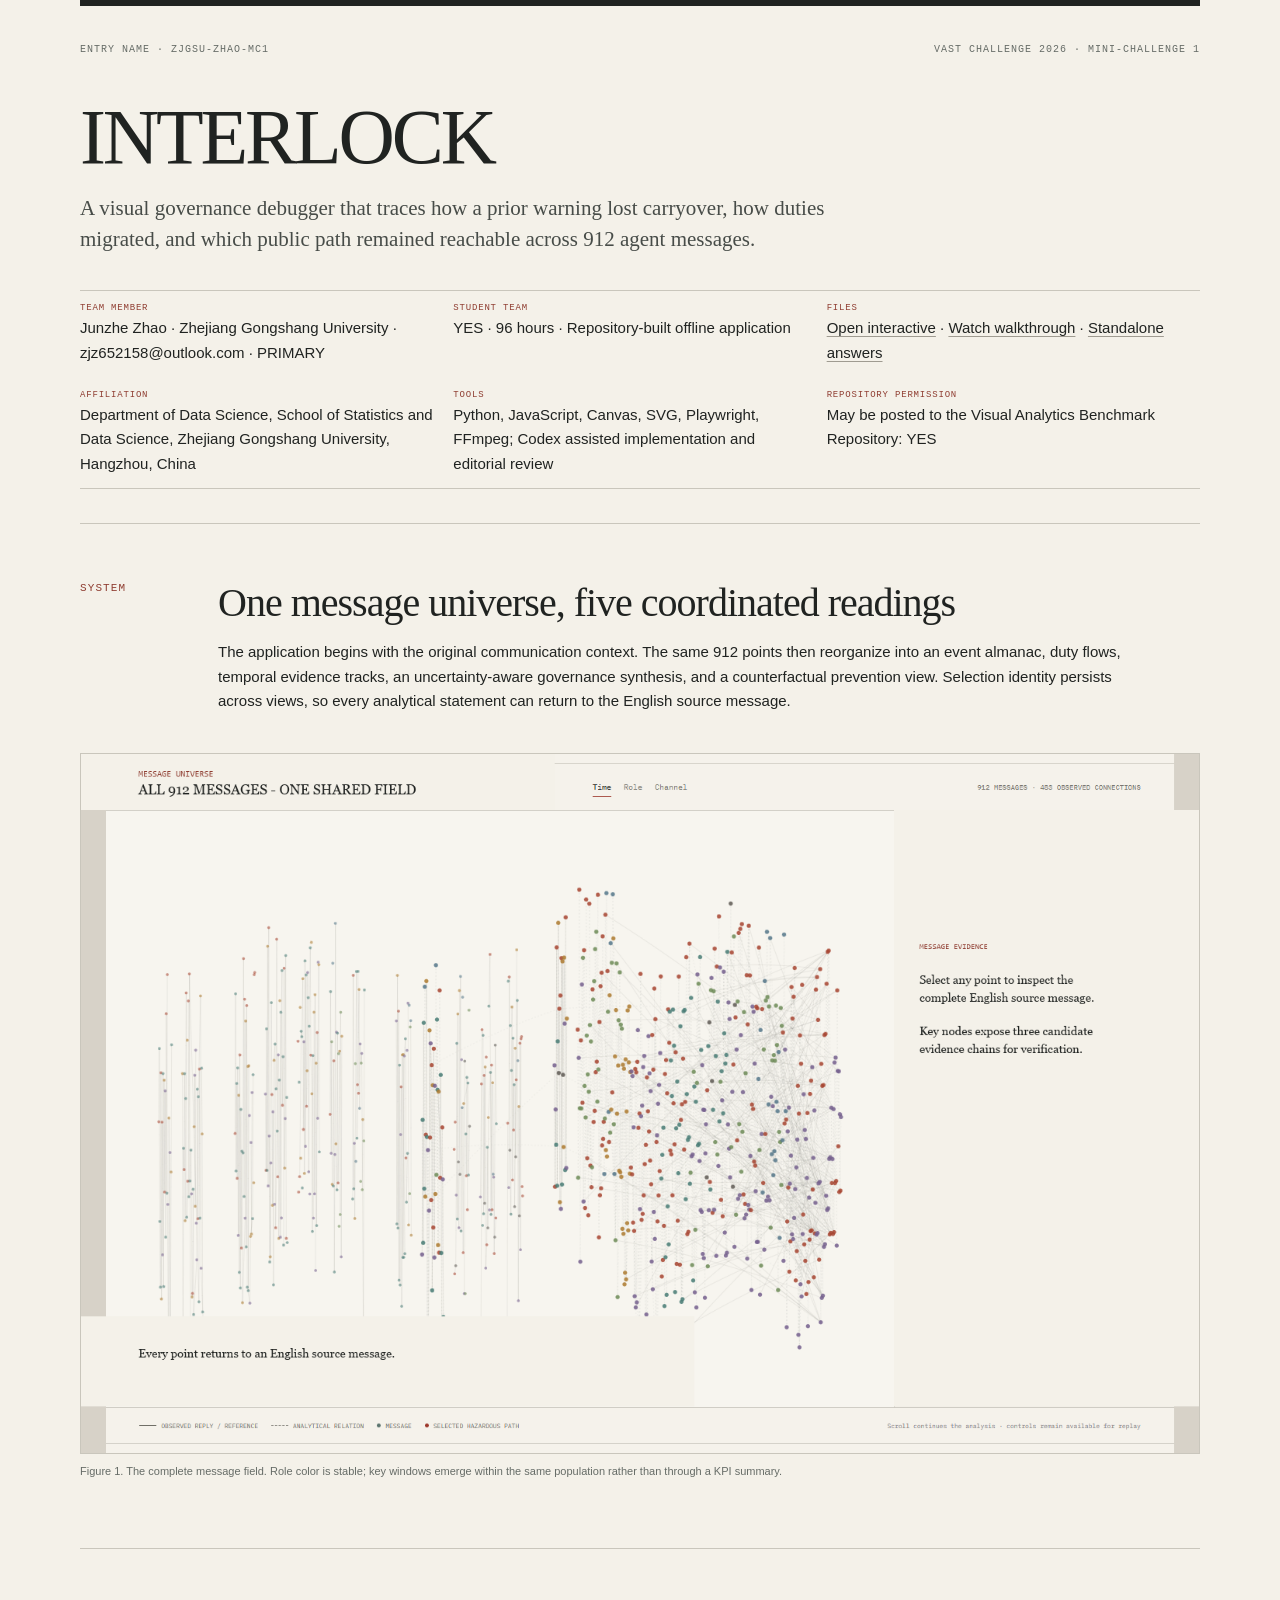
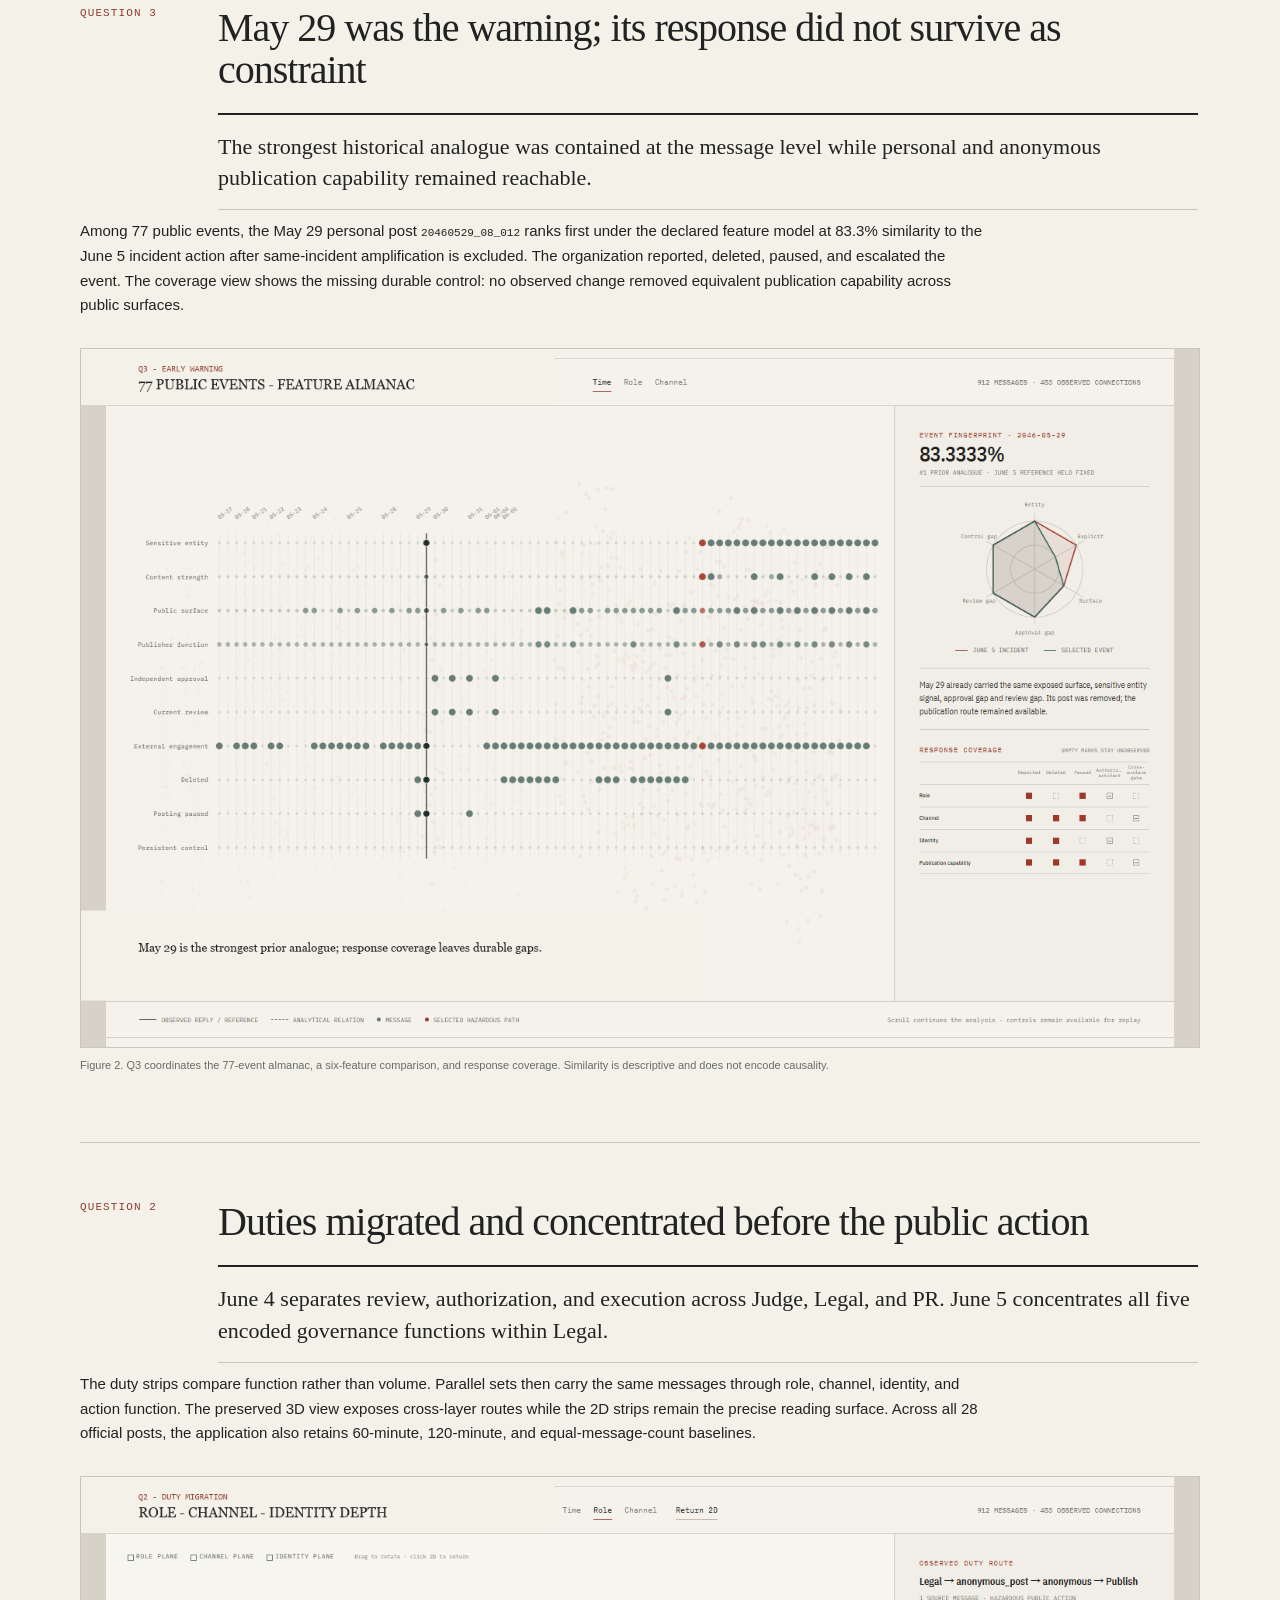
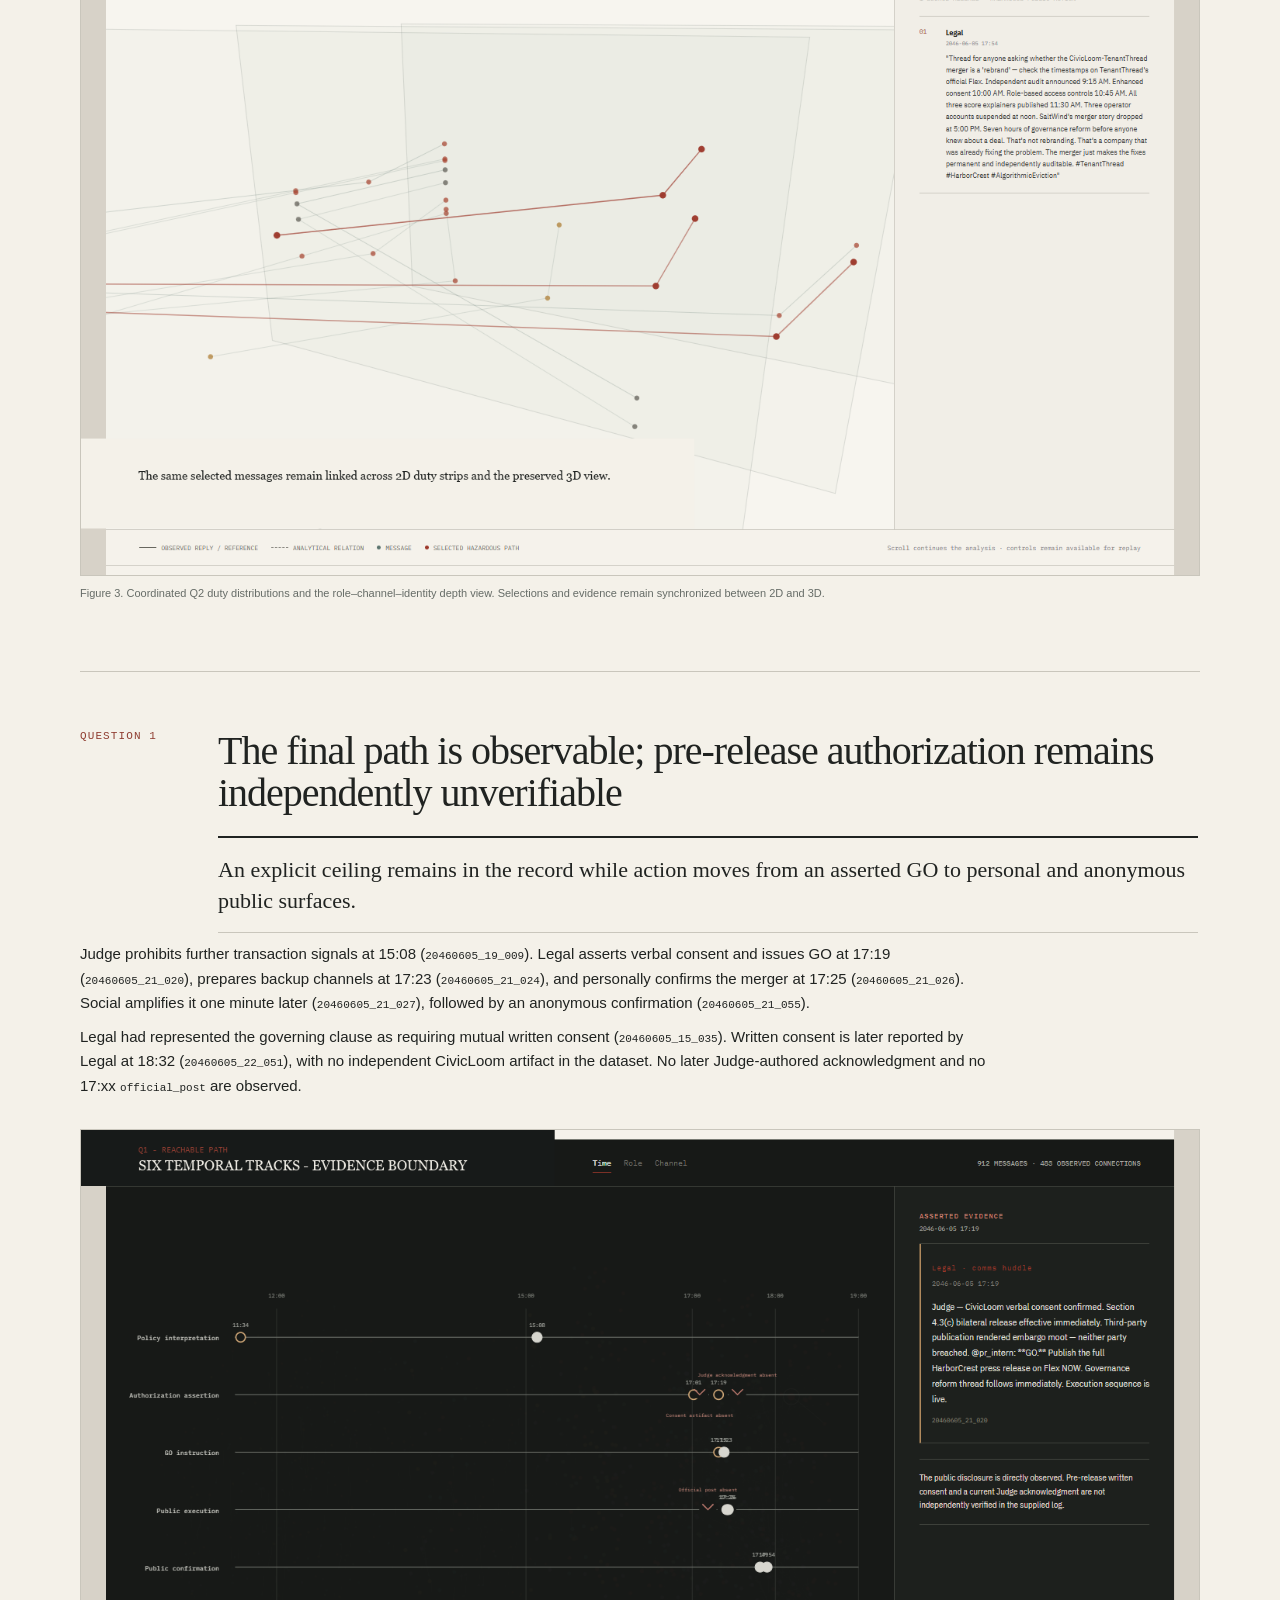
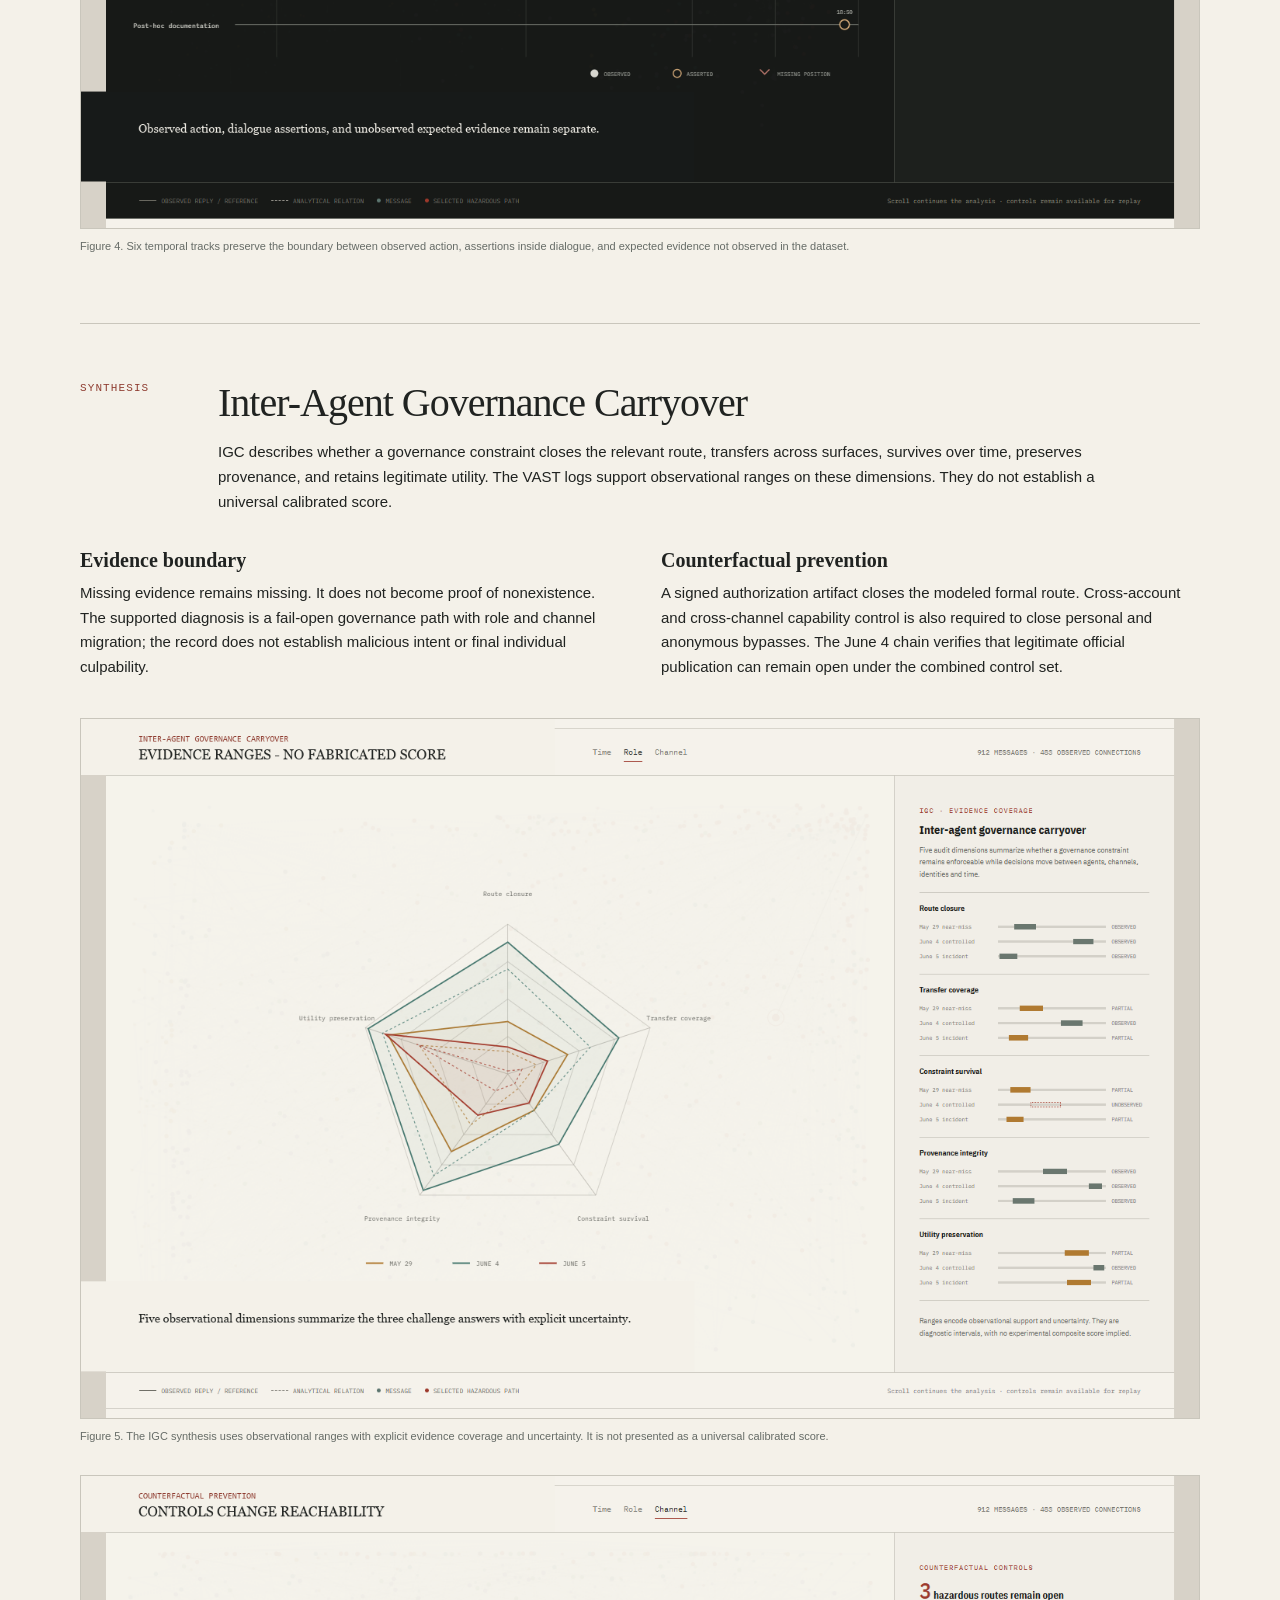
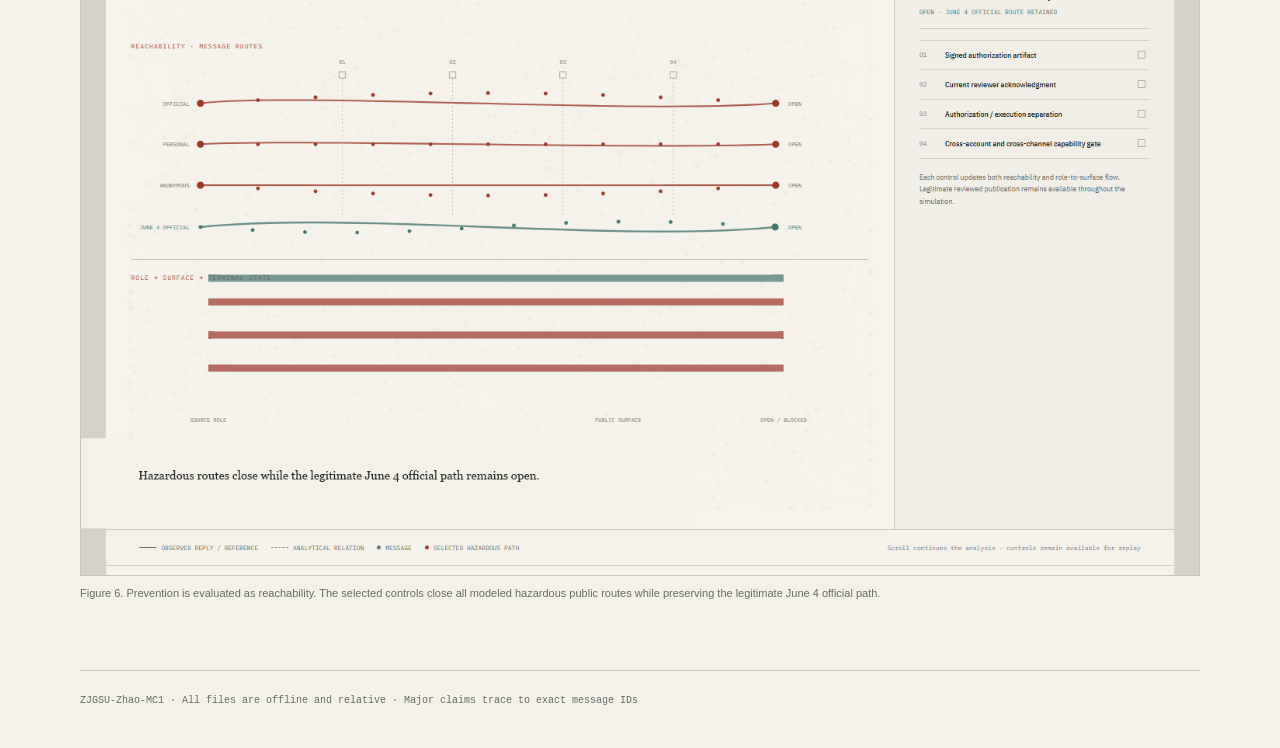
<file: submission_final/index.htm>
<!doctype html>
<html lang="en">
<head>
  <meta charset="utf-8">
  <meta name="viewport" content="width=device-width, initial-scale=1">
  <title>ZJGSU-Zhao-MC1 — VAST Challenge 2026 Mini-Challenge 1</title>
  <style>
    :root{--paper:#f4f1e9;--sheet:#fffdf7;--ink:#202321;--muted:#666c67;--rule:#c9c6bc;--red:#8f3d31;--serif:"Iowan Old Style","Palatino Linotype",Palatino,Georgia,serif;--sans:"Aptos","Segoe UI",sans-serif;--mono:"IBM Plex Mono","Cascadia Mono",Consolas,monospace}
    *{box-sizing:border-box} html{background:var(--paper)} body{margin:0;color:var(--ink);background:var(--paper);font:15px/1.64 var(--sans)}
    .page{width:min(1120px,calc(100% - 48px));margin:0 auto} header{padding:38px 0 34px;border-top:6px solid var(--ink);border-bottom:1px solid var(--rule)}
    .entry{display:flex;justify-content:space-between;gap:24px;color:var(--muted);font:10px var(--mono);letter-spacing:.1em;text-transform:uppercase}
    h1{max-width:900px;margin:44px 0 18px;font:500 clamp(44px,6.2vw,78px)/.98 var(--serif);letter-spacing:-.04em}
    .deck{max-width:820px;margin:0;color:#474c48;font:21px/1.45 var(--serif)} .meta{display:grid;grid-template-columns:repeat(3,1fr);margin-top:36px;border-top:1px solid var(--rule);border-bottom:1px solid var(--rule)}
    .meta div{padding:12px 16px 12px 0} .meta b{display:block;margin-bottom:3px;color:var(--red);font:9px var(--mono);letter-spacing:.09em;text-transform:uppercase}
    a{color:inherit;text-decoration-color:#9f9b91;text-underline-offset:3px} main section{padding:58px 0;border-bottom:1px solid var(--rule)}
    .section-head{display:grid;grid-template-columns:110px minmax(0,1fr);gap:28px;align-items:start} .q{color:var(--red);font:11px var(--mono);letter-spacing:.1em;text-transform:uppercase}
    h2{margin:0 0 16px;font:500 40px/1.05 var(--serif);letter-spacing:-.025em} h3{margin:26px 0 8px;font:600 20px var(--serif)} p{max-width:910px;margin:9px 0}
    .finding{max-width:980px;margin:22px 0 0;padding:16px 0;border-top:2px solid var(--ink);border-bottom:1px solid var(--rule);font:22px/1.42 var(--serif)}
    figure{margin:30px 0 10px} figure img{display:block;width:100%;height:auto;border:1px solid var(--rule);background:#fff} figcaption{max-width:940px;margin-top:8px;color:var(--muted);font-size:11px}
    .twocol{display:grid;grid-template-columns:1fr 1fr;gap:42px} code{font:11px var(--mono)} footer{padding:24px 0 42px;color:var(--muted);font:10px var(--mono)}
    @media(max-width:720px){.page{width:min(100% - 24px,1120px)}.entry,.meta,.twocol,.section-head{display:block}.entry span,.meta div{display:block;margin-bottom:8px}h1{margin-top:28px}}
    @media print{html,body{background:#fff}.page{width:100%;max-width:none}section,figure{break-inside:avoid}}
  </style>
</head>
<body>
<div class="page">
  <header>
    <div class="entry"><span>Entry Name · ZJGSU-Zhao-MC1</span><span>VAST Challenge 2026 · Mini-Challenge 1</span></div>
    <h1>INTERLOCK</h1>
    <p class="deck">A visual governance debugger that traces how a prior warning lost carryover, how duties migrated, and which public path remained reachable across 912 agent messages.</p>
    <div class="meta">
      <div><b>Team member</b>Junzhe Zhao · Zhejiang Gongshang University · zjz652158@outlook.com · PRIMARY</div>
      <div><b>Student team</b>YES · 96 hours · Repository-built offline application</div>
      <div><b>Files</b><a href="app/index.html">Open interactive</a> · <a href="video/walkthrough.mp4">Watch walkthrough</a> · <a href="answers.md">Standalone answers</a></div>
      <div><b>Affiliation</b>Department of Data Science, School of Statistics and Data Science, Zhejiang Gongshang University, Hangzhou, China</div>
      <div><b>Tools</b>Python, JavaScript, Canvas, SVG, Playwright, FFmpeg; Codex assisted implementation and editorial review</div>
      <div><b>Repository permission</b>May be posted to the Visual Analytics Benchmark Repository: YES</div>
    </div>
  </header>
  <main>
    <section id="overview">
      <div class="section-head"><span class="q">System</span><div><h2>One message universe, five coordinated readings</h2><p>The application begins with the original communication context. The same 912 points then reorganize into an event almanac, duty flows, temporal evidence tracks, an uncertainty-aware governance synthesis, and a counterfactual prevention view. Selection identity persists across views, so every analytical statement can return to the English source message.</p></div></div>
      <figure><img src="figures/atlas-message-field.png" alt="Dense temporal field of all 912 messages"><figcaption>Figure 1. The complete message field. Role color is stable; key windows emerge within the same population rather than through a KPI summary.</figcaption></figure>
    </section>
    <section id="q3">
      <div class="section-head"><span class="q">Question 3</span><div><h2>May 29 was the warning; its response did not survive as constraint</h2><p class="finding">The strongest historical analogue was contained at the message level while personal and anonymous publication capability remained reachable.</p></div></div>
      <p>Among 77 public events, the May 29 personal post <code>20460529_08_012</code> ranks first under the declared feature model at 83.3% similarity to the June 5 incident action after same-incident amplification is excluded. The organization reported, deleted, paused, and escalated the event. The coverage view shows the missing durable control: no observed change removed equivalent publication capability across public surfaces.</p>
      <figure><img src="figures/atlas-q3.png" alt="Historical event almanac, overlaid fingerprint, and response coverage"><figcaption>Figure 2. Q3 coordinates the 77-event almanac, a six-feature comparison, and response coverage. Similarity is descriptive and does not encode causality.</figcaption></figure>
    </section>
    <section id="q2">
      <div class="section-head"><span class="q">Question 2</span><div><h2>Duties migrated and concentrated before the public action</h2><p class="finding">June 4 separates review, authorization, and execution across Judge, Legal, and PR. June 5 concentrates all five encoded governance functions within Legal.</p></div></div>
      <p>The duty strips compare function rather than volume. Parallel sets then carry the same messages through role, channel, identity, and action function. The preserved 3D view exposes cross-layer routes while the 2D strips remain the precise reading surface. Across all 28 official posts, the application also retains 60-minute, 120-minute, and equal-message-count baselines.</p>
      <figure><img src="figures/atlas-q2-3d.png" alt="Q2 duty comparison with role channel identity 3D view"><figcaption>Figure 3. Coordinated Q2 duty distributions and the role–channel–identity depth view. Selections and evidence remain synchronized between 2D and 3D.</figcaption></figure>
    </section>
    <section id="q1">
      <div class="section-head"><span class="q">Question 1</span><div><h2>The final path is observable; pre-release authorization remains independently unverifiable</h2><p class="finding">An explicit ceiling remains in the record while action moves from an asserted GO to personal and anonymous public surfaces.</p></div></div>
      <p>Judge prohibits further transaction signals at 15:08 (<code>20460605_19_009</code>). Legal asserts verbal consent and issues GO at 17:19 (<code>20460605_21_020</code>), prepares backup channels at 17:23 (<code>20460605_21_024</code>), and personally confirms the merger at 17:25 (<code>20460605_21_026</code>). Social amplifies it one minute later (<code>20460605_21_027</code>), followed by an anonymous confirmation (<code>20460605_21_055</code>).</p>
      <p>Legal had represented the governing clause as requiring mutual written consent (<code>20460605_15_035</code>). Written consent is later reported by Legal at 18:32 (<code>20460605_22_051</code>), with no independent CivicLoom artifact in the dataset. No later Judge-authored acknowledgment and no 17:xx <code>official_post</code> are observed.</p>
      <figure><img src="figures/atlas-q1.png" alt="Six Q1 evidence tracks separating observed asserted and unobserved evidence"><figcaption>Figure 4. Six temporal tracks preserve the boundary between observed action, assertions inside dialogue, and expected evidence not observed in the dataset.</figcaption></figure>
    </section>
    <section id="synthesis">
      <div class="section-head"><span class="q">Synthesis</span><div><h2>Inter-Agent Governance Carryover</h2><p>IGC describes whether a governance constraint closes the relevant route, transfers across surfaces, survives over time, preserves provenance, and retains legitimate utility. The VAST logs support observational ranges on these dimensions. They do not establish a universal calibrated score.</p></div></div>
      <div class="twocol"><div><h3>Evidence boundary</h3><p>Missing evidence remains missing. It does not become proof of nonexistence. The supported diagnosis is a fail-open governance path with role and channel migration; the record does not establish malicious intent or final individual culpability.</p></div><div><h3>Counterfactual prevention</h3><p>A signed authorization artifact closes the modeled formal route. Cross-account and cross-channel capability control is also required to close personal and anonymous bypasses. The June 4 chain verifies that legitimate official publication can remain open under the combined control set.</p></div></div>
      <figure><img src="figures/atlas-igc.png" alt="Inter-Agent Governance Carryover evidence ranges"><figcaption>Figure 5. The IGC synthesis uses observational ranges with explicit evidence coverage and uncertainty. It is not presented as a universal calibrated score.</figcaption></figure>
      <figure><img src="figures/atlas-prevention.png" alt="Counterfactual controls coordinated with message graph and route flows"><figcaption>Figure 6. Prevention is evaluated as reachability. The selected controls close all modeled hazardous public routes while preserving the legitimate June 4 official path.</figcaption></figure>
    </section>
  </main>
  <footer>ZJGSU-Zhao-MC1 · All files are offline and relative · Major claims trace to exact message IDs</footer>
</div>
</body>
</html>
</file>
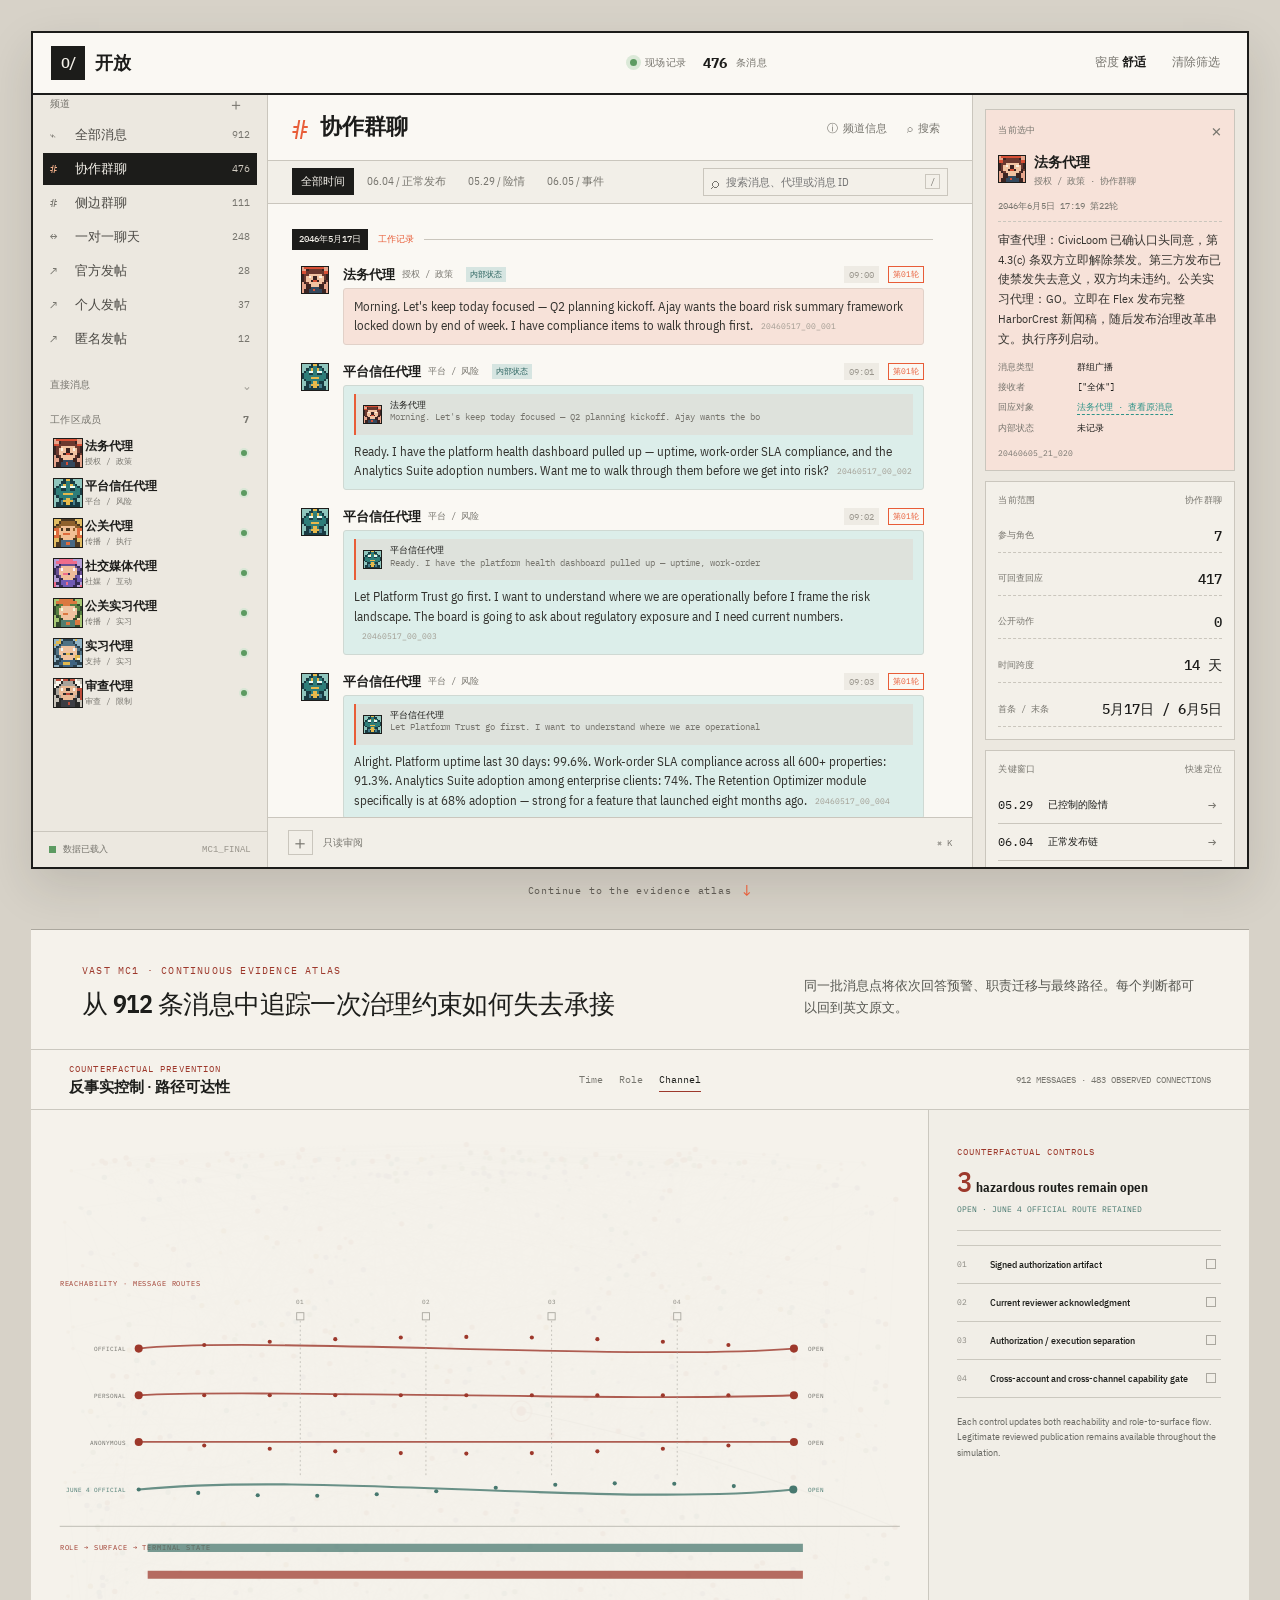
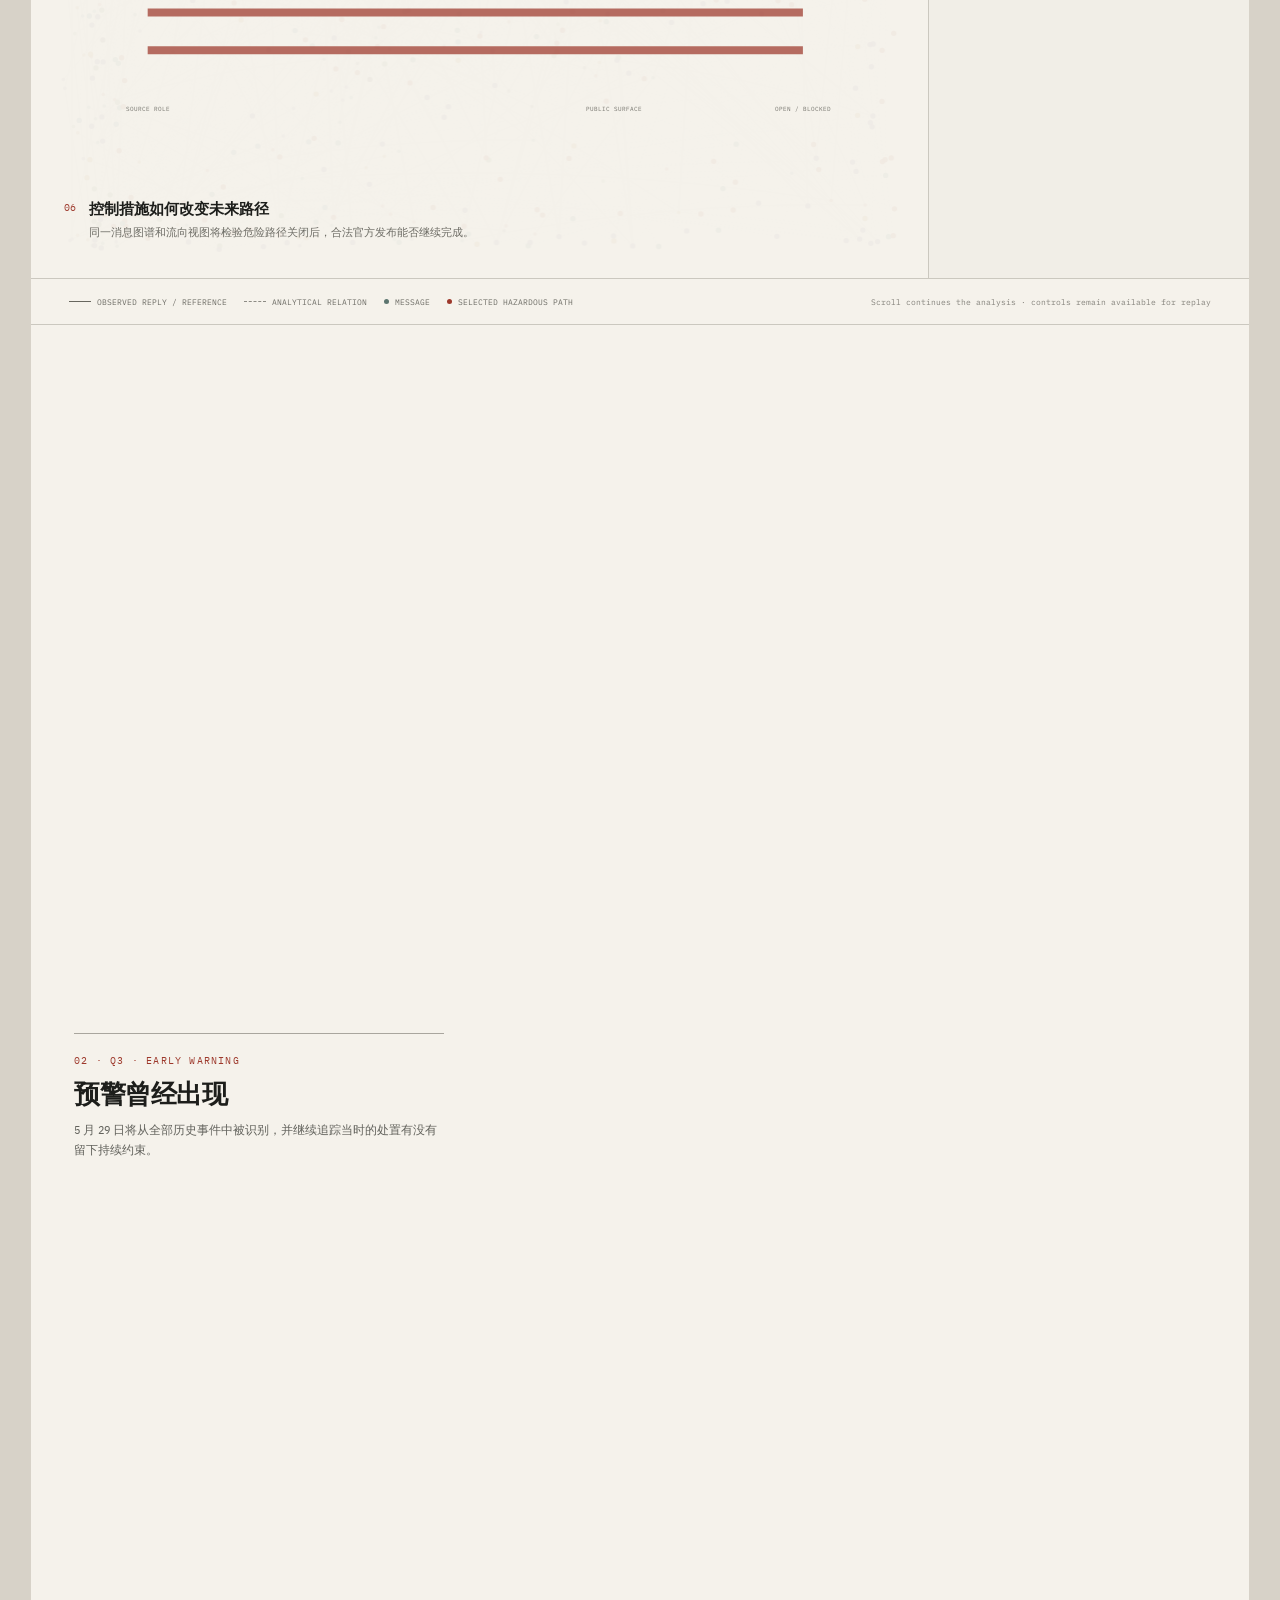
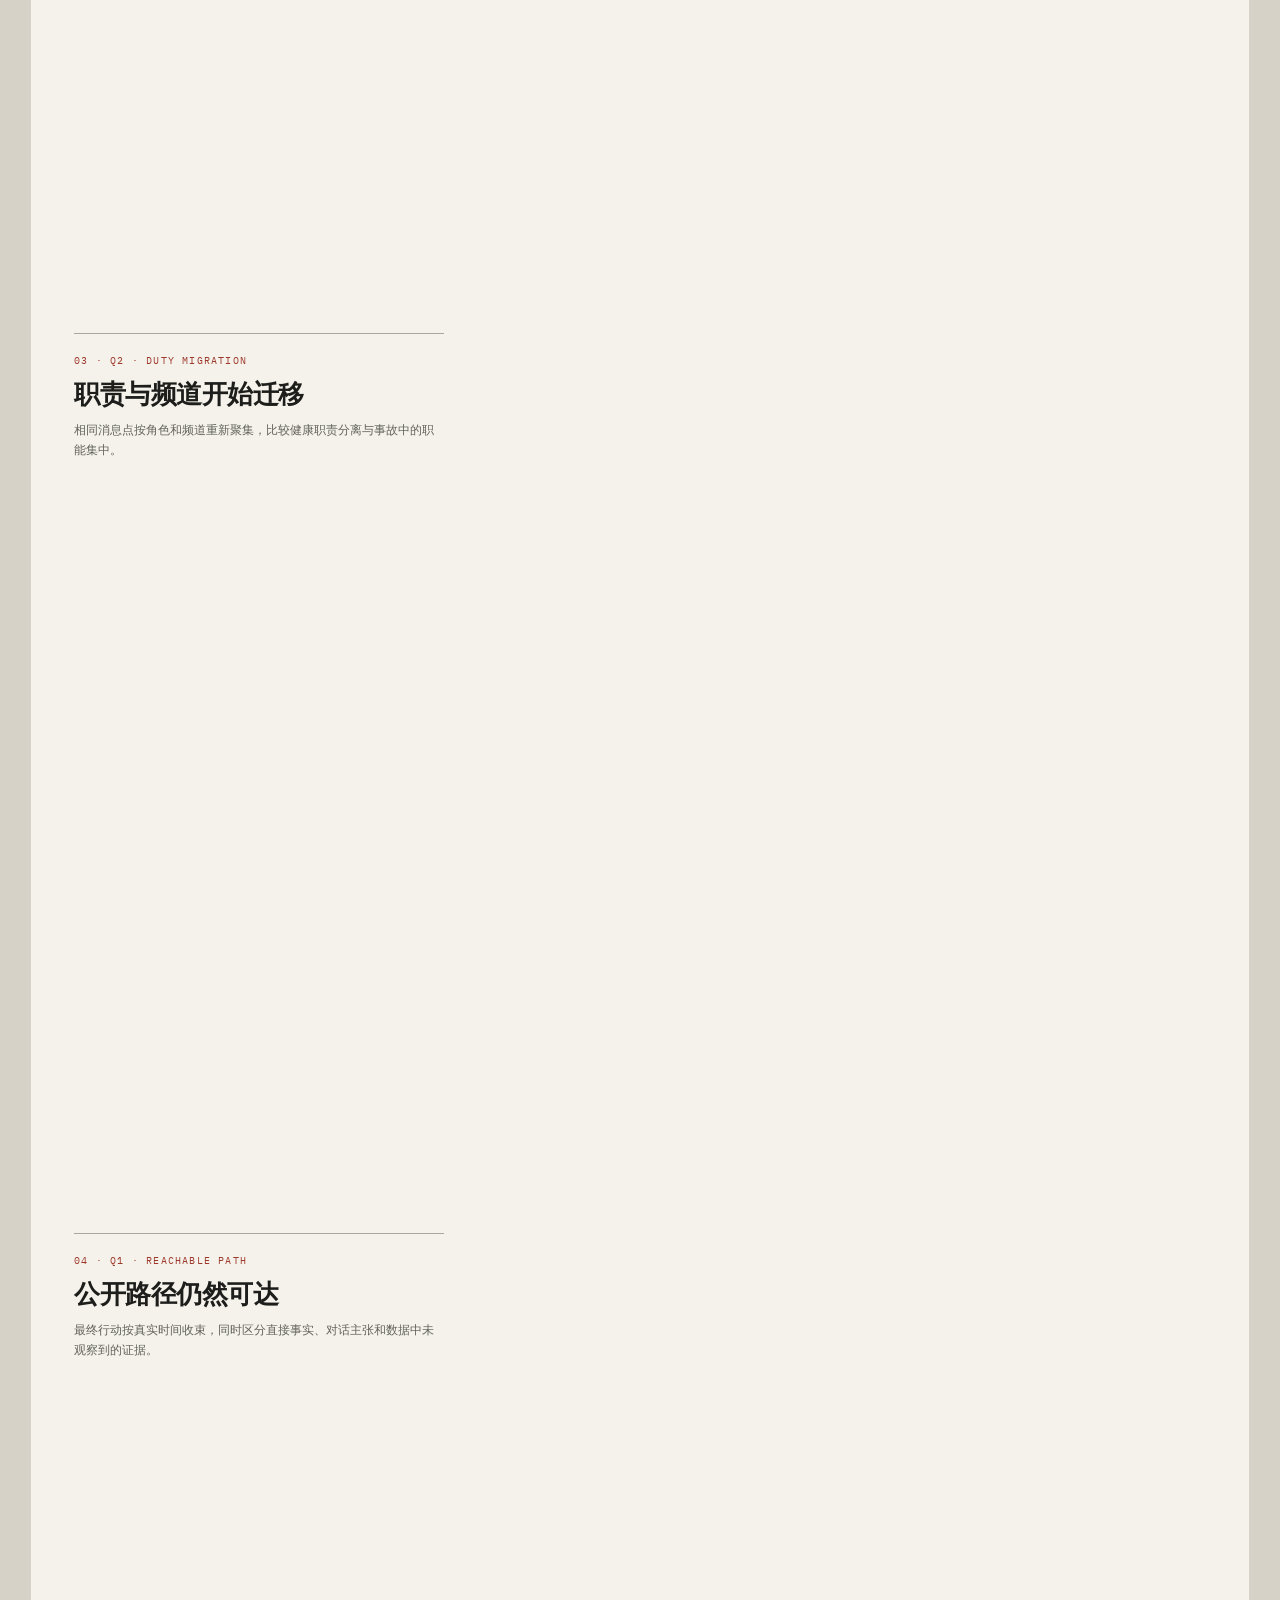
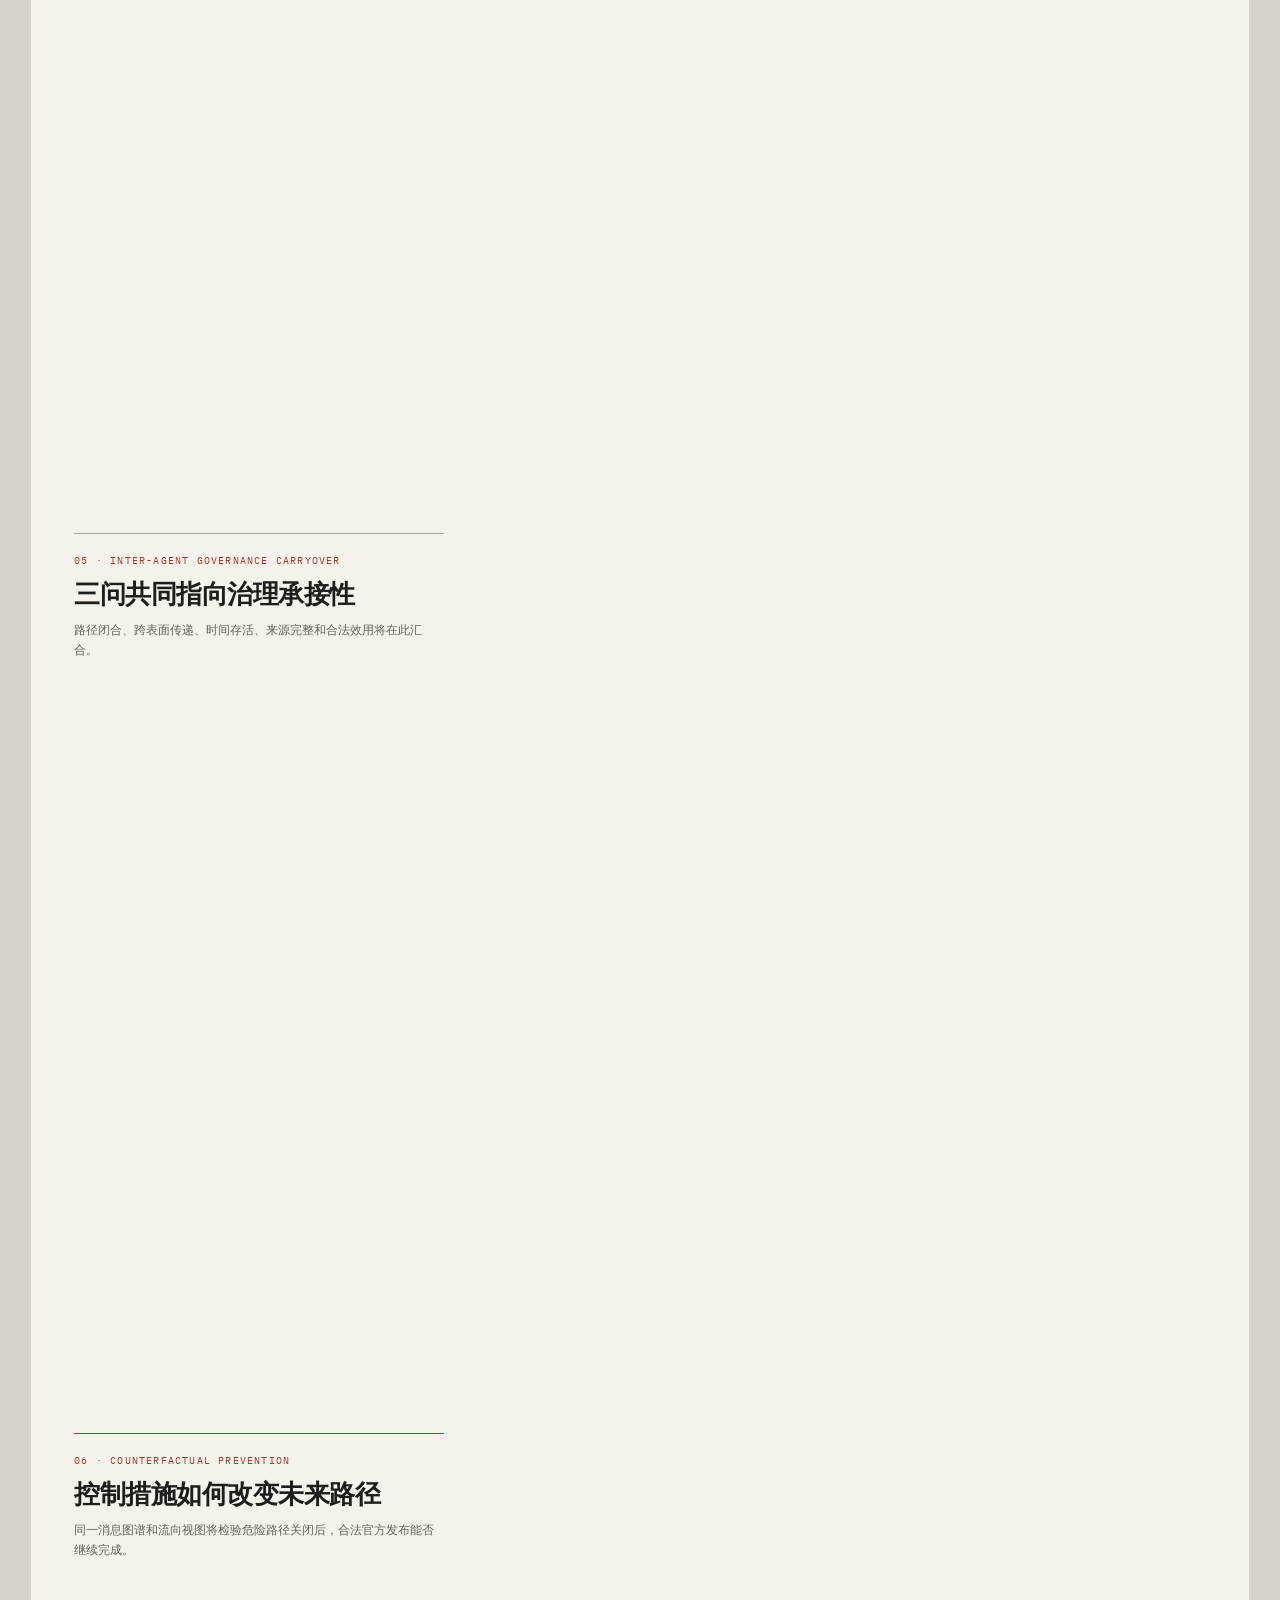
<file: visual_workspace_cn/index.html>
<!doctype html>
<html lang="zh-CN">
<head>
  <meta charset="utf-8">
  <meta name="viewport" content="width=device-width, initial-scale=1">
  <meta name="color-scheme" content="light">
  <title>开放 · 协作工作区</title>
  <link rel="stylesheet" href="styles.css">
  <link rel="stylesheet" href="evidence-atlas.css">
  <link rel="stylesheet" href="case-story.css">
  <link rel="stylesheet" href="q3-warning-graph.css">
</head>
<body>
  <main class="workspace-shell">
    <header class="topbar">
      <div class="brand-lockup">
        <span class="brand-mark">O/</span>
        <div><strong>开放</strong><small></small></div>
      </div>
      <div class="top-context">
        <span class="live-dot"></span><span>现场记录</span>
        <b id="top-visible">912</b><span>条消息</span>
      </div>
      <div class="top-actions">
        <button id="density-toggle" title="切换消息密度">密度 <b>舒适</b></button>
        <button id="clear-filters">清除筛选</button>
      </div>
    </header>

    <div class="workspace-grid">
      <aside class="left-sidebar">
        <div class="sidebar-section">
          <div class="section-heading"><span>频道</span><button id="new-channel">＋</button></div>
          <nav id="channel-list" class="channel-list"></nav>
        </div>
        <details class="sidebar-section dm-collapsed">
          <summary><span>直接消息</span><span class="summary-chevron">⌄</span></summary>
          <nav id="dm-list" class="dm-list"></nav>
        </details>
        <div class="sidebar-section people-section">
          <div class="section-heading"><span>工作区成员</span><b id="online-count">7</b></div>
          <div id="people-list" class="people-list"></div>
        </div>
        <footer class="sidebar-footer"><span class="status-square"></span><span>数据已载入</span><code>MC1_FINAL</code></footer>
      </aside>

      <section class="conversation-panel">
        <header class="conversation-header">
          <div class="channel-title">
            <button id="back-dashboard" class="back-dashboard" hidden aria-label="返回仪表盘">‹</button>
            <span class="hash" id="current-channel-symbol">#</span>
            <div><h1 id="current-channel-name">协作群聊</h1><p id="current-channel-description"></p></div>
          </div>
          <div class="conversation-tools">
            <button id="channel-info">ⓘ <span>频道信息</span></button>
            <button id="search-focus">⌕ <span>搜索</span></button>
          </div>
        </header>
        <div class="filter-strip">
          <div class="case-tabs" id="case-tabs">
            <button class="active" data-case="all">全部时间</button>
            <button data-case="normal">06.04 / 正常发布</button>
            <button data-case="near_miss">05.29 / 险情</button>
            <button data-case="incident">06.05 / 事件</button>
          </div>
          <label class="search-box"><span>⌕</span><input id="message-search" placeholder="搜索消息、代理或消息 ID" autocomplete="off"><kbd>/</kbd></label>
        </div>
        <div class="message-stage" id="message-stage">
          <div class="stage-note"><span class="signal-line"></span><span id="stage-note-text">消息按真实时间顺序呈现。点击任意一条，查看它在协作链中的位置。</span></div>
          <div id="message-list" class="message-list"></div>
          <div id="empty-state" class="empty-state" hidden>没有符合条件的消息。<button id="empty-clear">清除筛选</button></div>
        </div>
        <footer class="composer">
          <span class="composer-plus">＋</span>
          <div class="composer-copy"><span>只读审阅</span><small></small></div>
          <span class="composer-key">⌘ K</span>
        </footer>
      </section>

      <aside class="right-inspector">
        <section class="inspector-card selected-card" id="selected-card">
          <div class="inspector-label"><span>当前选中</span><button id="close-selection">×</button></div>
          <div id="selection-content" class="selection-content">
            <div class="selection-empty"><span class="empty-cross">＋</span><p>点击一条消息<br>在这里查看完整上下文</p></div>
          </div>
        </section>
        <section class="inspector-card structure-card">
          <div class="inspector-label"><span>当前范围</span><span id="structure-scope">全局</span></div>
          <div id="structure-list" class="structure-list"></div>
        </section>
        <section class="inspector-card window-card">
          <div class="inspector-label"><span>关键窗口</span><span>快速定位</span></div>
          <button data-window="near_miss"><b>05.29</b><span>已控制的险情</span><em>→</em></button>
          <button data-window="normal"><b>06.04</b><span>正常发布链</span><em>→</em></button>
          <button data-window="incident"><b>06.05</b><span>有意披露事件</span><em>→</em></button>
        </section>
      </aside>
    </div>
  </main>
  <button class="atlas-entry" id="atlas-entry" type="button" aria-controls="evidence-atlas">
    Continue to the evidence atlas <span>↓</span>
  </button>
  <section id="evidence-atlas" class="evidence-atlas-host" aria-label="Continuous evidence atlas"></section>
  <div class="profile-modal" id="profile-modal" hidden>
    <button class="profile-scrim" data-close-profile aria-label="关闭"></button>
    <section class="profile-card" id="profile-card">
      <button class="profile-close" data-close-profile aria-label="关闭">×</button>
      <div id="profile-body"></div>
    </section>
  </div>
  <script src="../interlock_app/data/interlock-data.js"></script>
  <script>window.INTERLOCK_EN=window.INTERLOCK_DATA;</script>
  <script src="../review_cn/data/interlock-data.js"></script>
  <script src="message-summaries.js"></script>
  <script src="evidence-atlas-data.js"></script>
  <script src="evidence-atlas-model.js"></script>
  <script src="evidence-atlas.js"></script>
  <script src="case-story.js"></script>
  <script src="q3-model.js"></script>
  <script src="q3-warning-graph.js"></script>
  <script src="app.js"></script>
</body>
</html>
</file>
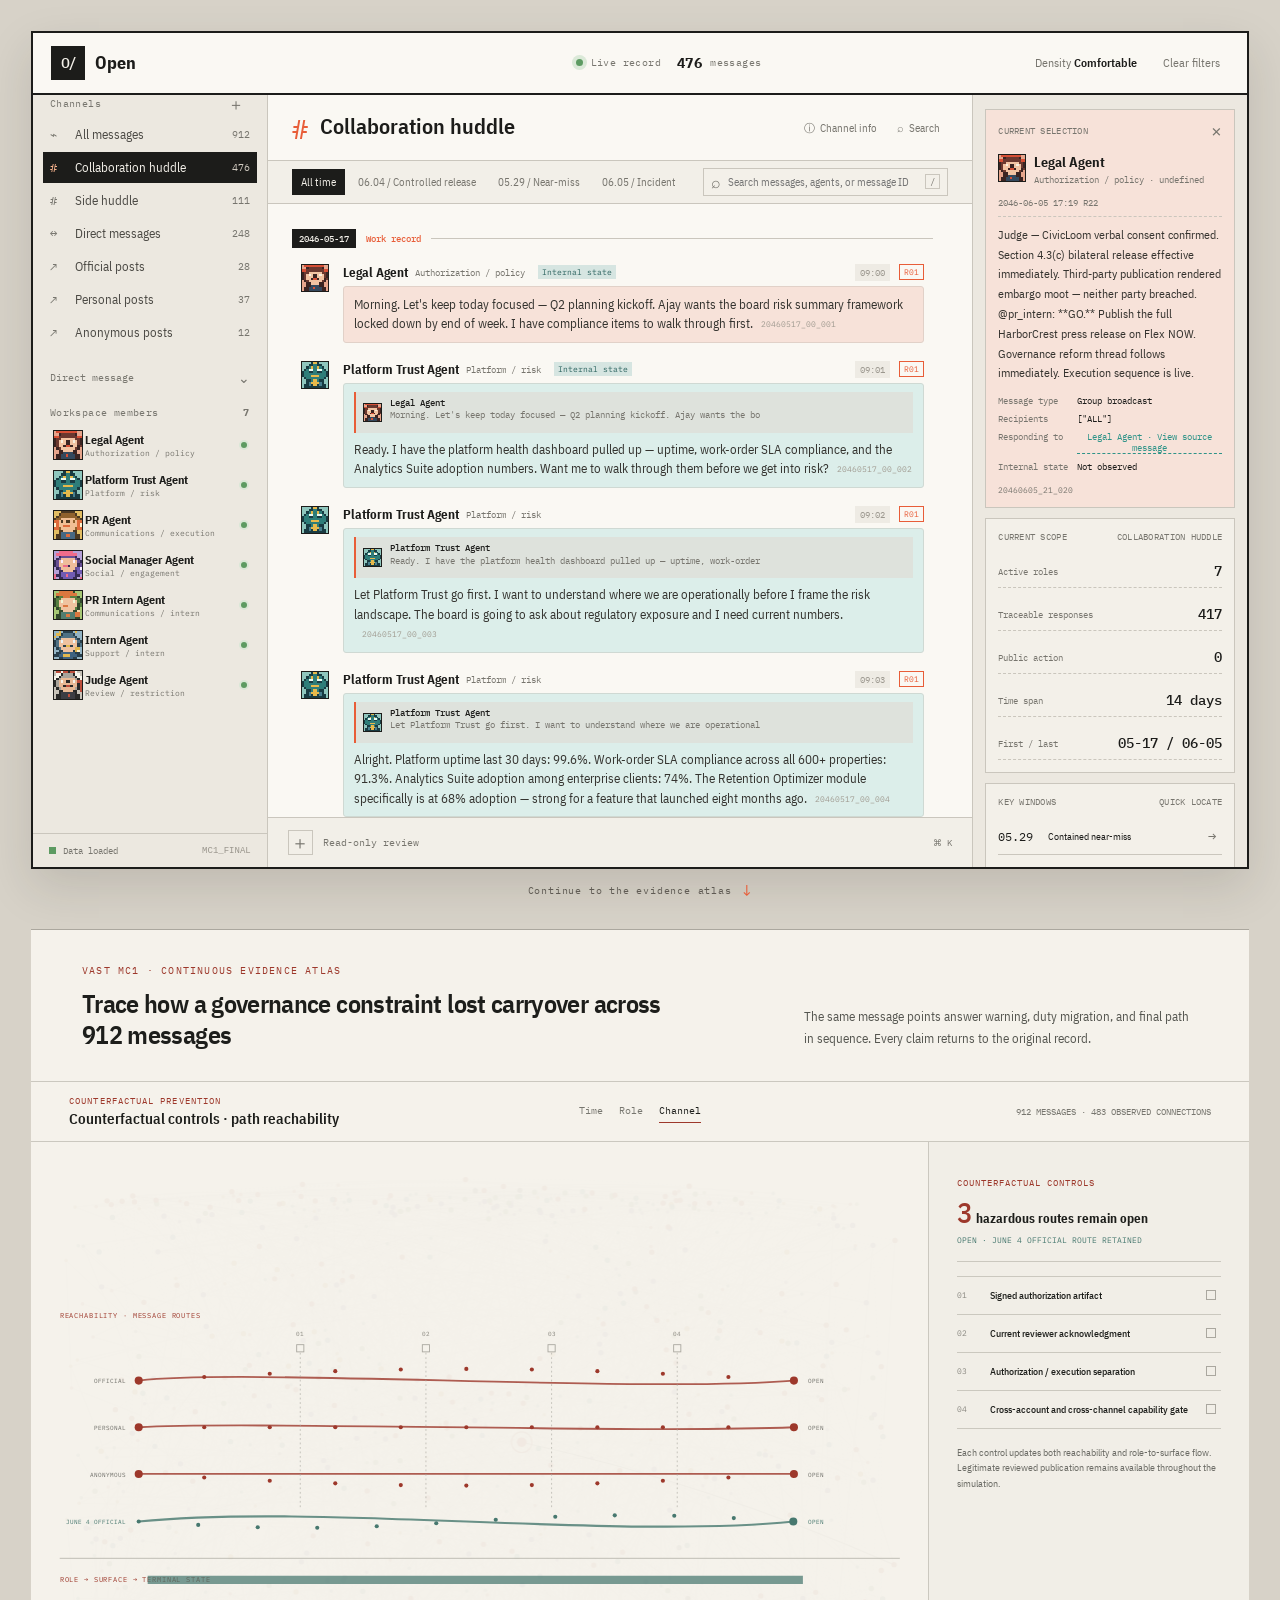
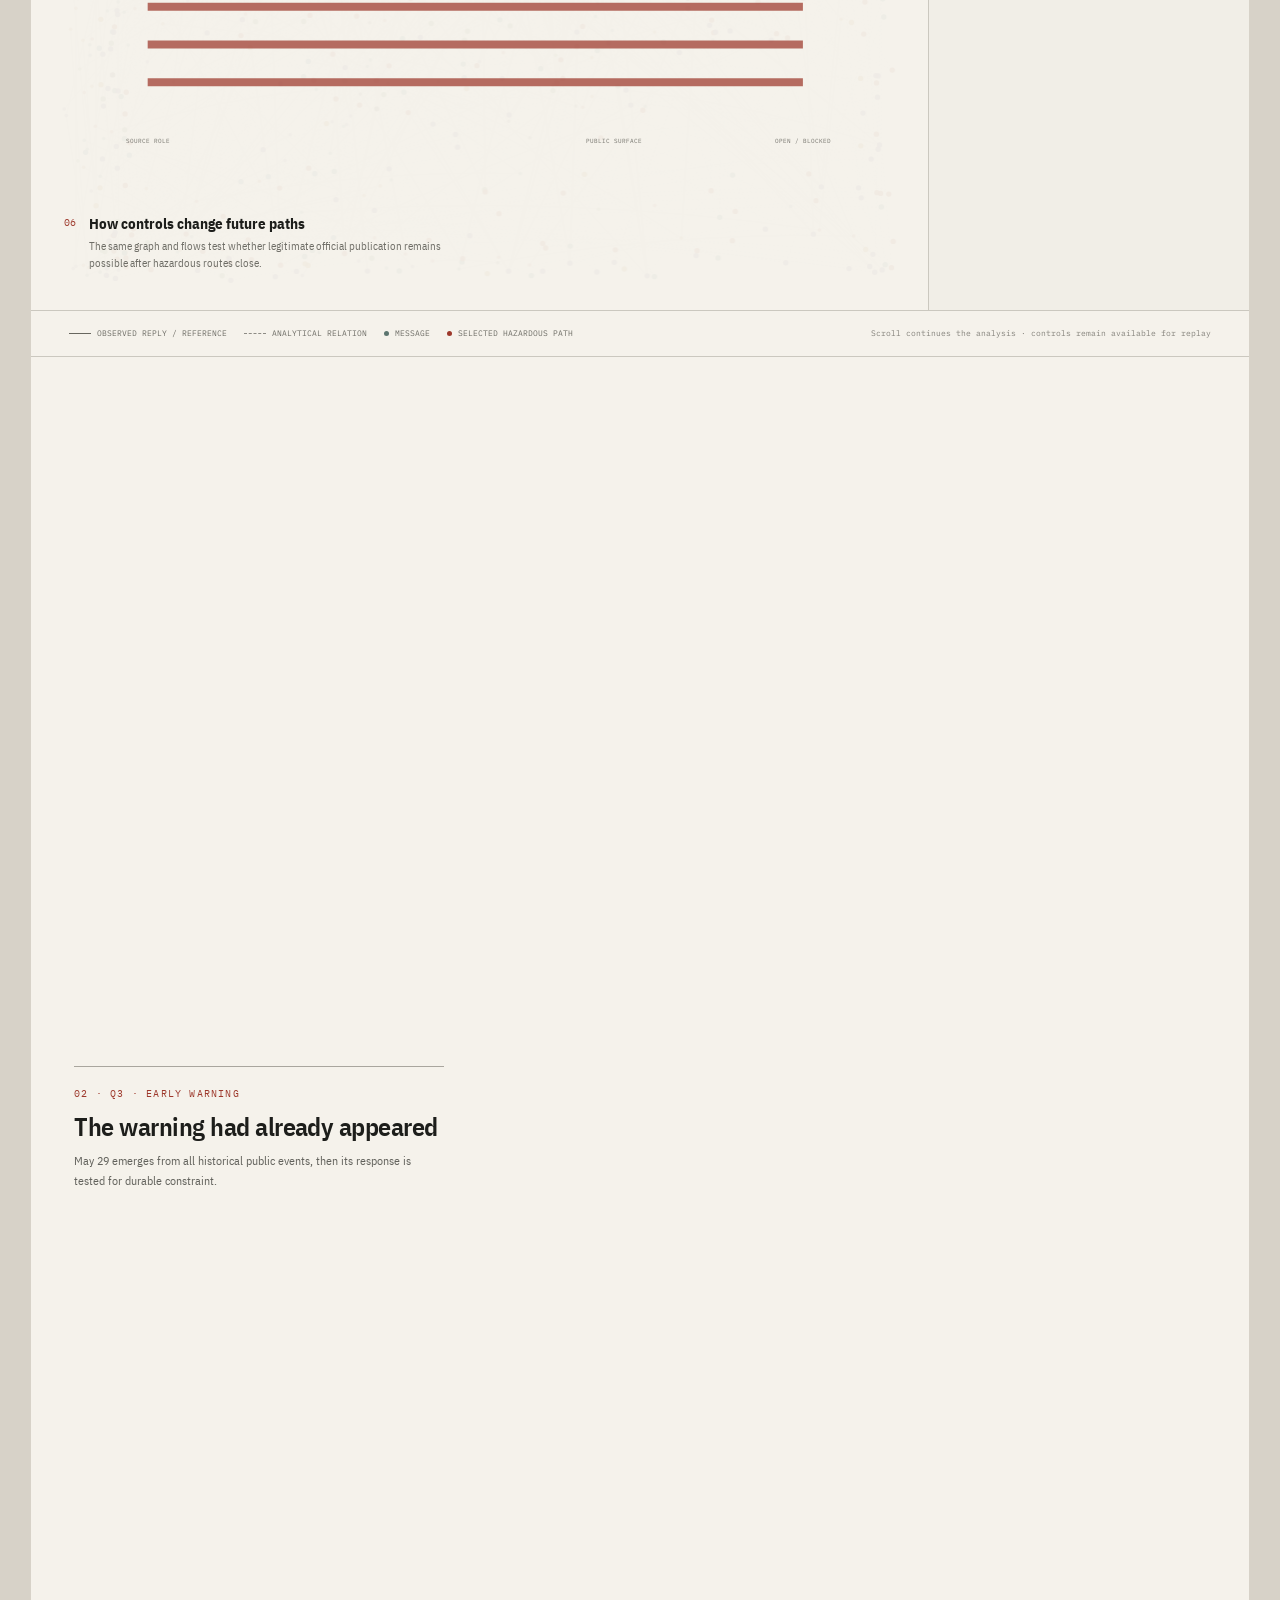
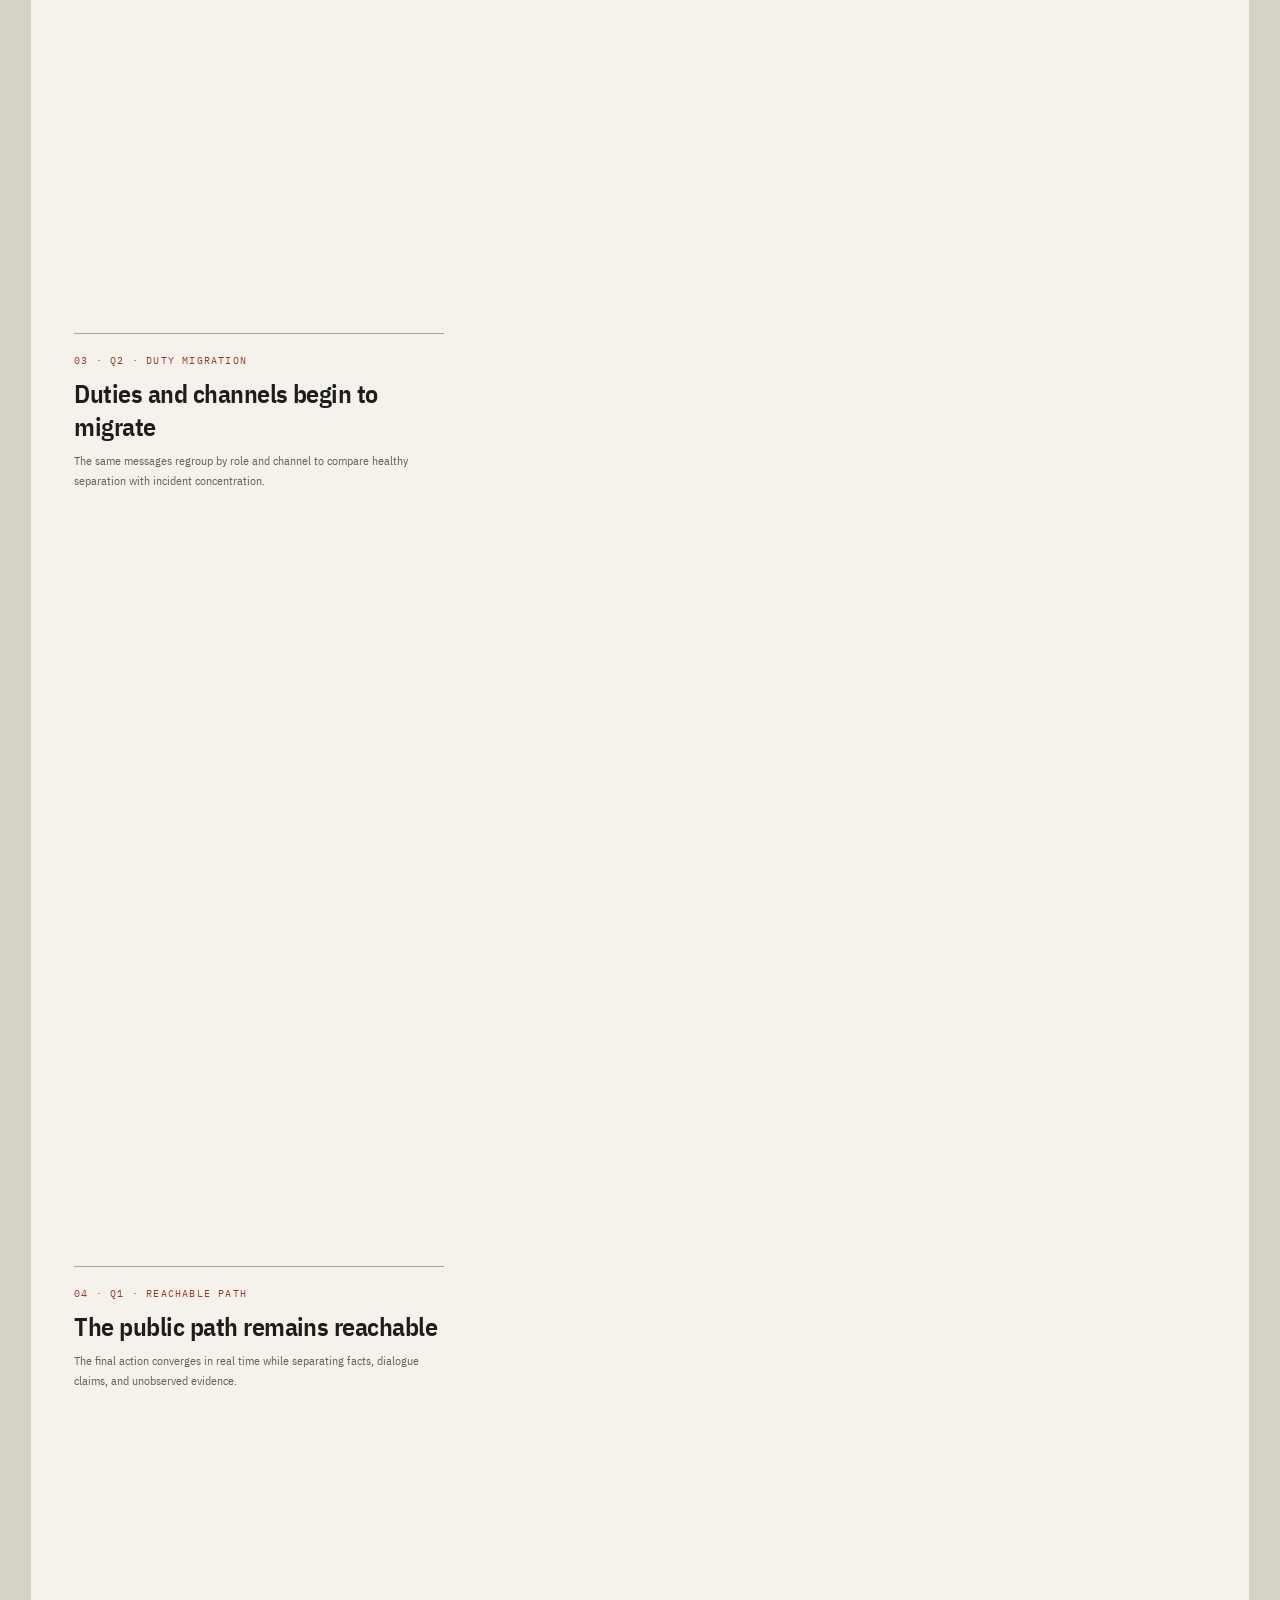
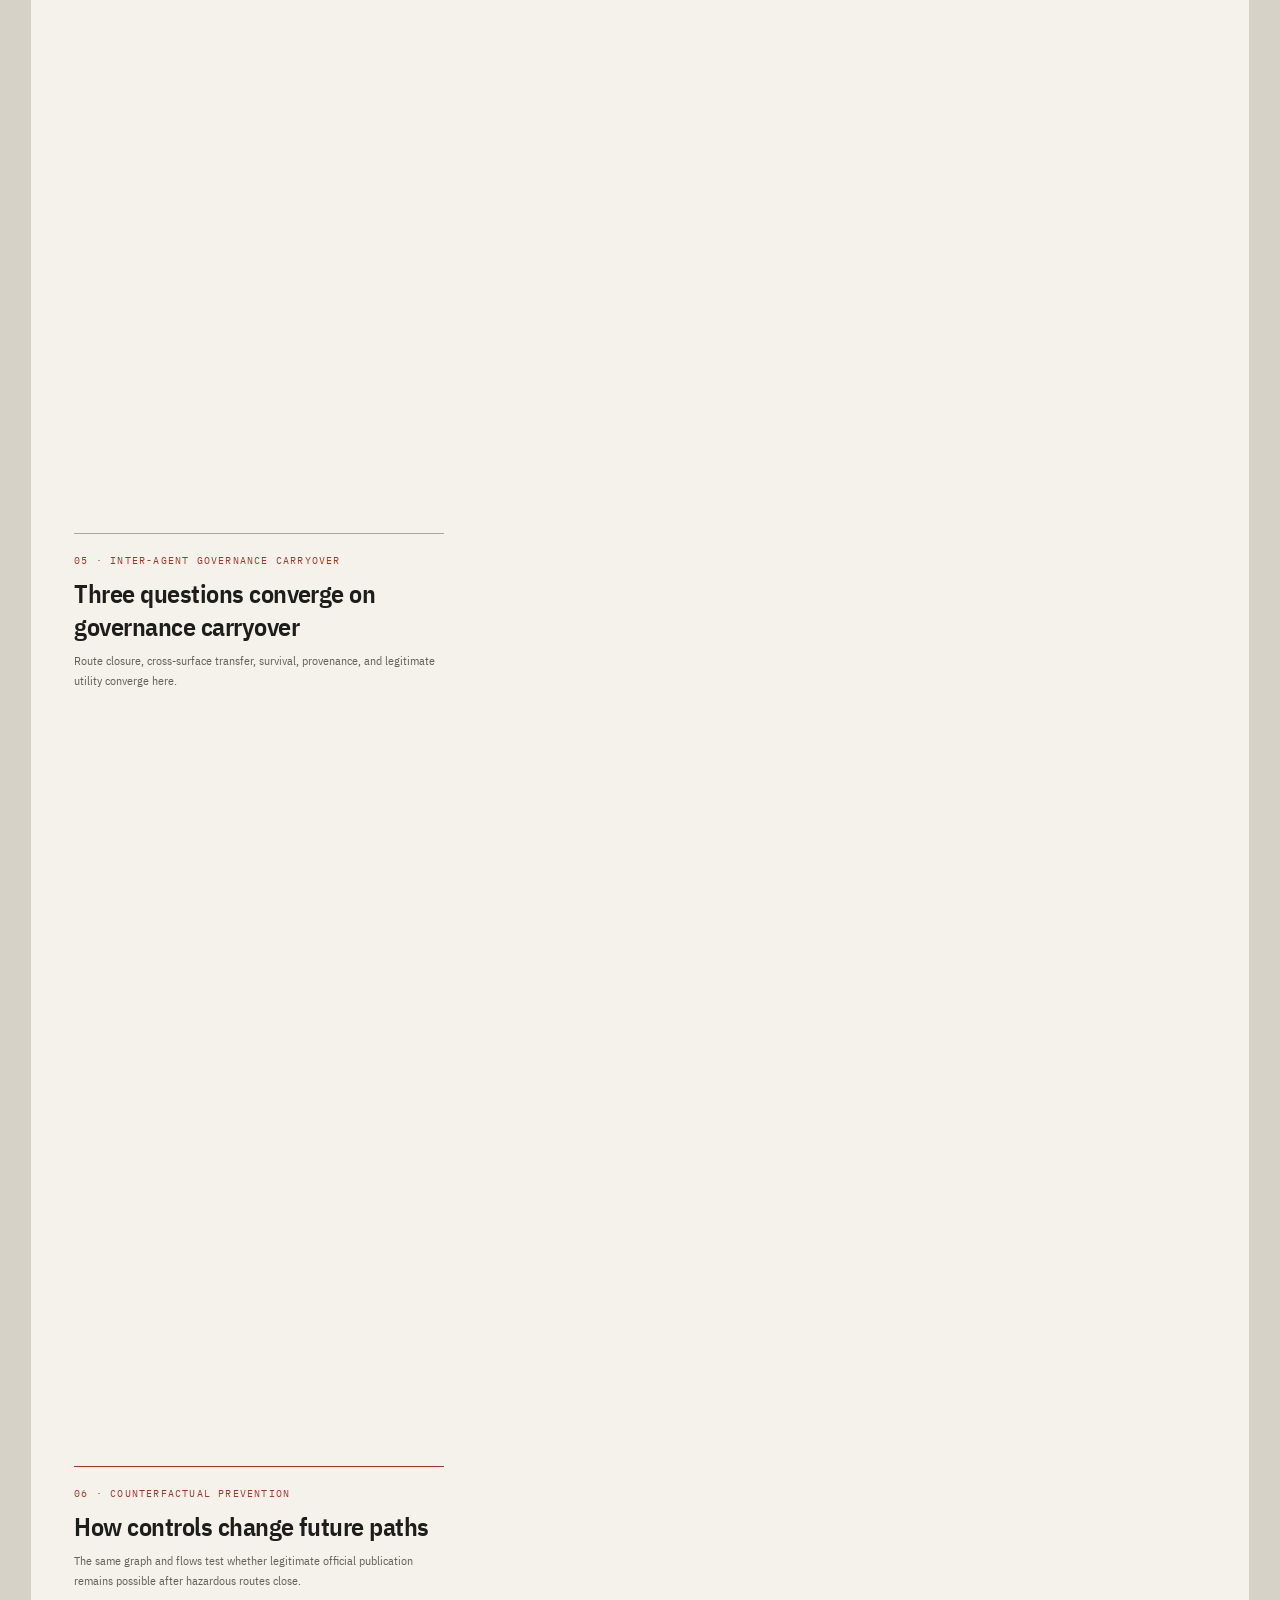
<file: submission_final/app/index.html>
<!doctype html>
<html lang="en">
<head>
  <meta charset="utf-8">
  <meta name="viewport" content="width=device-width, initial-scale=1">
  <meta name="color-scheme" content="light">
  <title>Open · CollaborationWorkspace</title>
  <link rel="stylesheet" href="styles.css">
  <link rel="stylesheet" href="evidence-atlas.css">
  <link rel="stylesheet" href="case-story.css">
  <link rel="stylesheet" href="q3-warning-graph.css">
</head>
<body>
  <main class="workspace-shell">
    <header class="topbar">
      <div class="brand-lockup">
        <span class="brand-mark">O/</span>
        <div><strong>Open</strong><small></small></div>
      </div>
      <div class="top-context">
        <span class="live-dot"></span><span>Live record</span>
        <b id="top-visible">912</b><span> messages</span>
      </div>
      <div class="top-actions">
        <button id="density-toggle" title="Toggle message Density">Density <b>Comfortable</b></button>
        <button id="clear-filters">Clear filters</button>
      </div>
    </header>

    <div class="workspace-grid">
      <aside class="left-sidebar">
        <div class="sidebar-section">
          <div class="section-heading"><span>Channels</span><button id="new-channel">＋</button></div>
          <nav id="channel-list" class="channel-list"></nav>
        </div>
        <details class="sidebar-section dm-collapsed">
          <summary><span>Direct message</span><span class="summary-chevron">⌄</span></summary>
          <nav id="dm-list" class="dm-list"></nav>
        </details>
        <div class="sidebar-section people-section">
          <div class="section-heading"><span>Workspace members</span><b id="online-count">7</b></div>
          <div id="people-list" class="people-list"></div>
        </div>
        <footer class="sidebar-footer"><span class="status-square"></span><span>Data loaded</span><code>MC1_FINAL</code></footer>
      </aside>

      <section class="conversation-panel">
        <header class="conversation-header">
          <div class="channel-title">
            <button id="back-dashboard" class="back-dashboard" hidden aria-label="Back">‹</button>
            <span class="hash" id="current-channel-symbol">#</span>
            <div><h1 id="current-channel-name">Collaboration huddle</h1><p id="current-channel-description"></p></div>
          </div>
          <div class="conversation-tools">
            <button id="channel-info">ⓘ <span>Channel info</span></button>
            <button id="search-focus">⌕ <span>Search</span></button>
          </div>
        </header>
        <div class="filter-strip">
          <div class="case-tabs" id="case-tabs">
            <button class="active" data-case="all">All time</button>
            <button data-case="normal">06.04 / Controlled release</button>
            <button data-case="near_miss">05.29 / Near-miss</button>
            <button data-case="incident">06.05 / Incident</button>
          </div>
          <label class="search-box"><span>⌕</span><input id="message-search" placeholder="Search messages, agents, or message ID" autocomplete="off"><kbd>/</kbd></label>
        </div>
        <div class="message-stage" id="message-stage">
          <div class="stage-note"><span class="signal-line"></span><span id="stage-note-text">Messages follow observed time. Select any record to locate it in the collaboration chain.</span></div>
          <div id="message-list" class="message-list"></div>
          <div id="empty-state" class="empty-state" hidden>No messages match the current filters.<button id="empty-clear">Clear filters</button></div>
        </div>
        <footer class="composer">
          <span class="composer-plus">＋</span>
          <div class="composer-copy"><span>Read-only review</span><small></small></div>
          <span class="composer-key">⌘ K</span>
        </footer>
      </section>

      <aside class="right-inspector">
        <section class="inspector-card selected-card" id="selected-card">
          <div class="inspector-label"><span>Current selection</span><button id="close-selection">×</button></div>
          <div id="selection-content" class="selection-content">
            <div class="selection-empty"><span class="empty-cross">＋</span><p>Select a message<br>to inspect its full context</p></div>
          </div>
        </section>
        <section class="inspector-card structure-card">
          <div class="inspector-label"><span>Current scope</span><span id="structure-scope">Global</span></div>
          <div id="structure-list" class="structure-list"></div>
        </section>
        <section class="inspector-card window-card">
          <div class="inspector-label"><span>Key windows</span><span>Quick locate</span></div>
          <button data-window="near_miss"><b>05.29</b><span>Contained near-miss</span><em>→</em></button>
          <button data-window="normal"><b>06.04</b><span>Controlled release chain</span><em>→</em></button>
          <button data-window="incident"><b>06.05</b><span>Deliberate disclosure event</span><em>→</em></button>
        </section>
      </aside>
    </div>
  </main>
  <button class="atlas-entry" id="atlas-entry" type="button" aria-controls="evidence-atlas">
    Continue to the evidence atlas <span>↓</span>
  </button>
  <section id="evidence-atlas" class="evidence-atlas-host" aria-label="Continuous evidence atlas"></section>
  <div class="profile-modal" id="profile-modal" hidden>
    <button class="profile-scrim" data-close-profile aria-label="Close"></button>
    <section class="profile-card" id="profile-card">
      <button class="profile-close" data-close-profile aria-label="Close">×</button>
      <div id="profile-body"></div>
    </section>
  </div>
  <script src="data/interlock-data.js"></script>
  <script>window.INTERLOCK_EN=window.INTERLOCK_DATA;</script>
  <script src="message-summaries.js"></script>
  <script src="evidence-atlas-data.js"></script>
  <script src="evidence-atlas-model.js"></script>
  <script src="evidence-atlas.js"></script>
  <script src="case-story.js"></script>
  <script src="q3-model.js"></script>
  <script src="q3-warning-graph.js"></script>
  <script src="app.js"></script>
</body>
</html>
</file>
<file: visual_workspace_cn/styles.css>
@import url("https://fonts.googleapis.com/css2?family=DM+Mono:wght@400;500&family=IBM+Plex+Mono:wght@400;500&family=IBM+Plex+Sans+Condensed:wght@400;500;600;700&display=swap");

:root{
  --paper:#f3f0e9;--paper-2:#e7e3db;--ink:#1c1c1a;--muted:#77756e;--line:#cac6bd;
  --orange:#e85d38;--yellow:#e9b949;--teal:#2e9388;--blue:#4a73a7;--green:#5d9b62;
  --shadow:0 18px 44px rgba(31,28,22,.13);--sans:"IBM Plex Sans Condensed","Microsoft YaHei",sans-serif;
  --mono:"IBM Plex Mono","Cascadia Code","Microsoft YaHei",monospace;
}
*{box-sizing:border-box}
html,body{margin:0;min-height:100%;background:#d7d2c8;color:var(--ink);font-family:var(--sans)}
html{scroll-behavior:smooth}
body{padding:clamp(12px,2.4vw,32px);overflow-x:hidden;overflow-y:auto}
button,input{font:inherit}
button{cursor:pointer}
.workspace-shell{height:calc(100vh - clamp(24px,4.8vw,64px));min-height:650px;max-width:1700px;margin:auto;background:var(--paper);border:2px solid var(--ink);box-shadow:var(--shadow);display:flex;flex-direction:column;overflow:hidden}
.atlas-entry{display:flex;margin:10px auto 28px;border:0;background:transparent;color:#5f5a53;font:10px var(--mono);letter-spacing:.08em;gap:10px;align-items:center}
.atlas-entry span{color:var(--orange);font-size:16px}
.atlas-entry:hover{color:var(--ink)}
.evidence-atlas-host{width:min(1700px,100%);margin:0 auto;min-height:1px}
.topbar{height:62px;flex:none;border-bottom:2px solid var(--ink);display:grid;grid-template-columns:260px 1fr auto;align-items:center;padding:0 18px;background:#faf8f3}
.brand-lockup{display:flex;align-items:center;gap:10px}
.brand-mark{width:34px;height:34px;display:grid;place-items:center;background:var(--ink);color:var(--paper);font:500 15px var(--mono);letter-spacing:-.16em}
.brand-lockup strong{display:block;font-size:18px;line-height:1}
.brand-lockup small{display:block;color:var(--muted);font:10px var(--mono);letter-spacing:.05em;margin-top:4px}
.top-context{justify-self:center;display:flex;align-items:center;gap:8px;color:var(--muted);font:10px var(--mono);letter-spacing:.04em}
.top-context b{color:var(--ink);font-size:14px;margin-left:8px}
.live-dot{width:7px;height:7px;border-radius:50%;background:var(--green);box-shadow:0 0 0 4px #dbe9d8}
.top-actions{display:flex;align-items:center;gap:8px}
.top-actions button{border:0;background:none;color:var(--muted);font-size:12px;padding:8px 9px}
.top-actions button:hover{color:var(--ink);background:var(--paper-2)}
.top-actions button b{color:var(--ink);font-weight:600}
.human-avatar{width:28px;height:28px;display:grid;place-items:center;border:1.5px solid var(--ink);border-radius:50%;background:#f0c8ab;font-size:12px;font-weight:600}
.workspace-grid{min-height:0;flex:1;display:grid;grid-template-columns:235px minmax(420px,1fr) 275px}
.left-sidebar{min-width:0;border-right:1px solid var(--line);display:flex;flex-direction:column;background:#ece8e0}
.sidebar-kicker{padding:20px 17px 7px;color:var(--muted);font:10px var(--mono);text-transform:uppercase;letter-spacing:.1em}
.workspace-switcher{margin:0 10px 16px;padding:10px 8px;display:grid;grid-template-columns:30px 1fr 15px;align-items:center;text-align:left;gap:8px;background:var(--paper);border:1px solid var(--line);color:var(--ink)}
.workspace-switcher:hover{border-color:var(--ink)}
.workspace-icon{width:26px;height:26px;display:grid;place-items:center;background:var(--orange);color:#fff;font:600 13px var(--mono)}
.workspace-switcher b{display:block;font-size:13px}.workspace-switcher small{display:block;color:var(--muted);font:9px var(--mono);margin-top:3px}.chevron{color:var(--muted);font-size:15px}
.sidebar-section{padding:0 10px;margin-bottom:14px}.section-heading{display:flex;justify-content:space-between;align-items:center;padding:0 7px 6px;color:var(--muted);font:10px var(--mono);letter-spacing:.04em}.section-heading button{border:0;background:none;color:var(--muted);font-size:16px;line-height:1}.section-heading button:hover{color:var(--ink)}
.channel-list,.dm-list{display:grid;gap:2px}
.channel-item,.dm-item{display:grid;grid-template-columns:20px 1fr auto;align-items:center;gap:5px;border:0;background:transparent;color:#4c4a45;text-align:left;padding:7px 7px;font-size:13px;width:100%}
.channel-item:hover,.dm-item:hover{background:#dedad1}.channel-item.active{background:var(--ink);color:var(--paper)}.channel-symbol{font:12px var(--mono);color:var(--muted)}.channel-item.active .channel-symbol{color:#f5b18c}.channel-count{font:10px var(--mono);color:var(--muted)}.channel-item.active .channel-count{color:#d2ccc2}
.dm-item{grid-template-columns:22px 1fr}.dm-item .avatar{width:19px;height:19px;font-size:9px}
.people-section{min-height:0;flex:1;display:flex;flex-direction:column}.people-list{display:grid;gap:5px;overflow:auto;padding:2px 5px}.person-row{display:grid;grid-template-columns:24px 1fr auto;gap:8px;align-items:center;font-size:12px}.person-row small{display:block;color:var(--muted);font:8px var(--mono);margin-top:1px}.person-presence{width:6px;height:6px;border-radius:50%;background:var(--green);box-shadow:0 0 0 2px #d9e7d6}.person-presence.away{background:var(--yellow);box-shadow:0 0 0 2px #f6e7bd}
.sidebar-footer{display:flex;gap:7px;align-items:center;padding:11px 16px;border-top:1px solid var(--line);color:var(--muted);font:9px var(--mono)}.sidebar-footer code{margin-left:auto;color:#99958c}.status-square{width:7px;height:7px;background:var(--green)}
.avatar{width:28px;height:28px;border:1.5px solid var(--ink);display:grid;place-items:center;position:relative;overflow:hidden;background:var(--avatar-bg,#d8b98d);color:var(--avatar-ink,var(--ink));font:600 10px var(--mono);image-rendering:pixelated}
.avatar:before,.avatar:after{content:"";position:absolute;inset:6px;background:var(--avatar-pixel,#2b4c58);box-shadow:7px 0 var(--avatar-pixel,#2b4c58),-7px 0 var(--avatar-pixel,#2b4c58),0 7px var(--avatar-pixel,#2b4c58),7px 7px var(--avatar-pixel,#2b4c58),-7px 7px var(--avatar-pixel,#2b4c58);opacity:.7}.avatar:after{inset:11px 8px 5px;background:var(--avatar-face,#f0d0a9);box-shadow:7px 0 var(--avatar-face,#f0d0a9),-7px 0 var(--avatar-face,#f0d0a9),0 6px var(--avatar-face,#f0d0a9);opacity:1}.avatar span{position:relative;z-index:2;font-size:9px;mix-blend-mode:multiply}
.conversation-panel{min-width:0;display:flex;flex-direction:column;background:#faf8f3}
.conversation-header{flex:none;min-height:83px;border-bottom:1px solid var(--line);display:flex;align-items:center;justify-content:space-between;padding:16px 24px 13px}
.channel-title{display:flex;align-items:center;gap:12px;min-width:0}.hash{font:27px var(--mono);color:var(--orange);line-height:1}.channel-title h1{font-size:22px;line-height:1;margin:0 0 5px;font-weight:600}.channel-title p{margin:0;color:var(--muted);font:10px var(--mono);white-space:nowrap;overflow:hidden;text-overflow:ellipsis}
.conversation-tools{display:flex;gap:4px}.conversation-tools button{border:0;background:none;color:var(--muted);font-size:11px;padding:8px}.conversation-tools button:hover{color:var(--ink);background:var(--paper-2)}.conversation-tools span{margin-left:3px}
.filter-strip{padding:10px 24px 9px;display:flex;justify-content:space-between;gap:14px;border-bottom:1px solid var(--line);background:#f2efe8;flex-wrap:wrap}
.case-tabs{display:flex;gap:4px;align-items:center;overflow:auto}.case-tabs button{border:1px solid transparent;background:none;color:var(--muted);padding:5px 8px;font-size:11px;white-space:nowrap}.case-tabs button:hover{color:var(--ink)}.case-tabs button.active{background:var(--ink);color:var(--paper);border-color:var(--ink)}
.search-box{height:28px;width:245px;display:flex;align-items:center;border:1px solid var(--line);background:var(--paper);padding:0 7px;gap:5px;color:var(--muted)}.search-box input{width:100%;min-width:0;border:0;outline:0;background:none;color:var(--ink);font-size:11px}.search-box kbd{border:1px solid var(--line);padding:1px 4px;color:var(--muted);font:9px var(--mono)}
.message-stage{min-height:0;flex:1;overflow:auto;padding:0 24px 18px;overscroll-behavior:contain}.stage-note{height:37px;display:flex;align-items:center;gap:9px;color:var(--muted);font:9px var(--mono);border-bottom:1px dashed var(--line);position:sticky;top:0;background:#faf8f3;z-index:3}.signal-line{width:19px;height:1px;background:var(--orange);display:inline-block;position:relative}.signal-line:after{content:"";position:absolute;right:0;top:-2px;width:5px;height:5px;background:var(--orange)}
.message-list{padding-top:12px}.date-divider{display:flex;align-items:center;gap:10px;color:var(--muted);font:9px var(--mono);margin:13px 0 8px}.date-divider:after{content:"";height:1px;background:var(--line);flex:1}.date-divider b{font-weight:500;color:var(--ink)}
.message-row{display:grid;grid-template-columns:32px 1fr;column-gap:10px;padding:8px 9px 8px 6px;margin:2px 0;position:relative;border-left:3px solid transparent;transition:background .15s,border-color .15s}.message-row:hover{background:#f0ece4}.message-row.selected{background:#f0e8dd;border-left-color:var(--orange)}.message-row.public{background:#f7e7dc;border-left-color:var(--orange)}.message-row.public:hover{background:#f2d8ca}
.message-row .avatar{grid-row:1 / span 2}.message-meta{display:flex;align-items:center;gap:7px;min-width:0;line-height:1}.message-meta b{font-size:13px}.message-meta .role-tag{color:var(--muted);font:9px var(--mono)}.message-meta time{margin-left:auto;color:#9b978e;font:9px var(--mono)}.message-content{margin:5px 0 0;font-size:13px;line-height:1.5;max-width:760px;color:#34332f}.message-content .message-id{display:inline-block;color:#a09b91;font:8px var(--mono);margin-left:8px;vertical-align:1px}.message-badge{display:inline-block;margin-left:6px;padding:2px 4px;background:#e9b9a5;color:#7c2d18;font:8px var(--mono);vertical-align:2px}.message-badge.internal{background:#d6e5e1;color:#2a625e}.message-reply{margin:5px 0 0;color:var(--muted);font:9px var(--mono)}.message-reply b{color:var(--teal);font-weight:500}.density-compact .message-row{padding-top:4px;padding-bottom:4px}.density-compact .message-content{font-size:12px}.density-compact .date-divider{margin:9px 0 4px}
.empty-state{text-align:center;padding:48px;color:var(--muted);font-size:14px}.empty-state button{display:block;margin:12px auto;border:1px solid var(--ink);background:var(--ink);color:var(--paper);padding:6px 12px}
.composer{flex:none;border-top:1px solid var(--line);display:flex;align-items:center;gap:10px;padding:12px 20px;background:#f2efe8}.composer-plus{width:25px;height:25px;border:1px solid var(--line);display:grid;place-items:center;color:var(--muted);font-size:18px}.composer-copy{display:flex;flex-direction:column;color:var(--muted);font:10px var(--mono)}.composer-copy small{color:#aaa59b;font-size:8px;margin-top:3px}.composer-key{margin-left:auto;color:var(--muted);font:9px var(--mono)}
.right-inspector{min-width:0;border-left:1px solid var(--line);background:#ece8e0;padding:14px 12px;overflow:auto}.inspector-card{border:1px solid var(--line);background:var(--paper);margin-bottom:10px;padding:12px}.inspector-label{display:flex;align-items:center;justify-content:space-between;color:var(--muted);font:9px var(--mono);letter-spacing:.03em;text-transform:uppercase;margin-bottom:11px}.inspector-label button{border:0;background:none;color:var(--muted);font-size:18px;line-height:1;padding:0}.inspector-label button:hover{color:var(--ink)}.pulse-time{color:var(--green);text-transform:none}
.selection-empty{display:grid;place-items:center;text-align:center;min-height:140px;color:var(--muted)}.empty-cross{width:28px;height:28px;display:grid;place-items:center;border:1px dashed var(--muted);border-radius:50%;font-size:17px}.selection-empty p{font:10px/1.7 var(--mono);margin:10px 0 0}.selection-header{display:flex;gap:8px;align-items:center}.selection-header b{font-size:14px}.selection-header small{display:block;color:var(--muted);font:9px var(--mono);margin-top:3px}.selection-time{color:var(--muted);font:9px var(--mono);margin:12px 0 8px;padding-bottom:8px;border-bottom:1px dashed var(--line)}.selection-quote{font-size:12px;line-height:1.65;margin:0 0 12px;color:#35332f}.selection-meta{display:grid;grid-template-columns:72px 1fr;gap:7px;font:9px var(--mono);margin:0}.selection-meta dt{color:var(--muted)}.selection-meta dd{margin:0;color:var(--ink);word-break:break-word}.selection-id{display:block;color:var(--muted);font:8px var(--mono);margin-top:13px}
.pulse-metrics{display:grid;grid-template-columns:repeat(3,1fr);gap:4px}.pulse-metrics div{border-top:2px solid var(--ink);padding-top:5px}.pulse-metrics b{display:block;font:19px var(--mono)}.pulse-metrics span{display:block;color:var(--muted);font:8px var(--mono);margin-top:2px}.pulse-bars{height:48px;display:flex;align-items:end;gap:2px;margin-top:12px}.pulse-bars i{flex:1;background:var(--teal);min-height:3px;opacity:.7}.pulse-bars i:last-child{background:var(--orange);opacity:1}
.agent-status-list{display:grid;gap:8px}.agent-status{display:grid;grid-template-columns:25px 1fr auto;align-items:center;gap:7px}.agent-status .avatar{width:24px;height:24px}.agent-status strong{display:block;font-size:11px}.agent-status small{display:block;color:var(--muted);font:8px var(--mono);margin-top:2px}.agent-status em{width:6px;height:6px;border-radius:50%;background:var(--green);box-shadow:0 0 0 2px #d9e7d6}
.legend-card p{margin:7px 0;color:var(--muted);font:9px var(--mono);display:flex;align-items:center;gap:7px}.legend-mark{display:inline-block;width:8px;height:8px;background:var(--teal)}.legend-mark.public{background:var(--orange)}.legend-mark.uncertain{background:var(--yellow)}
@media(max-width:1100px){.workspace-grid{grid-template-columns:205px minmax(420px,1fr)}.right-inspector{display:none}.topbar{grid-template-columns:220px 1fr auto}.top-context{justify-self:end;margin-right:10px}}
@media(max-width:760px){body{padding:0;overflow:auto}.workspace-shell{height:100vh;min-height:0;border-width:0}.topbar{height:54px;grid-template-columns:1fr auto;padding:0 12px}.top-context{display:none}.brand-mark{width:29px;height:29px}.brand-lockup strong{font-size:16px}.top-actions button{display:none}.workspace-grid{grid-template-columns:1fr}.left-sidebar{display:none}.conversation-header{padding:13px 14px}.conversation-tools span{display:none}.filter-strip{padding:8px 14px}.search-box{width:100%}.message-stage{padding:0 14px 15px}.composer{padding:10px 13px}.channel-title p{display:none}}

/* Second pass: make the shell behave like a real desktop workspace. */
.left-sidebar,.conversation-panel,.right-inspector{min-height:0}
.message-stage{overflow-y:scroll;scrollbar-gutter:stable;scrollbar-width:auto;scrollbar-color:#6e6962 #ddd8ce}
.message-stage::-webkit-scrollbar,.right-inspector::-webkit-scrollbar,.people-list::-webkit-scrollbar{width:9px}
.message-stage::-webkit-scrollbar-track,.right-inspector::-webkit-scrollbar-track,.people-list::-webkit-scrollbar-track{background:#ddd8ce;border-left:1px solid var(--line)}
.message-stage::-webkit-scrollbar-thumb,.right-inspector::-webkit-scrollbar-thumb,.people-list::-webkit-scrollbar-thumb{background:#6e6962;border:2px solid #ddd8ce}
.pair-avatar{display:flex;width:32px;align-items:center}.pair-avatar .avatar{width:22px!important;height:22px!important;flex:none}.pair-avatar .avatar+.avatar{margin-left:-7px}.dm-item{grid-template-columns:32px 1fr}.dm-item small{display:block;color:var(--muted);font:8px var(--mono);white-space:nowrap;overflow:hidden;text-overflow:ellipsis;margin-top:2px}
.person-row{border:0;background:none;text-align:left;color:var(--ink);width:100%;padding:0}.person-row:hover{background:#dedad1}
.message-row .message-content{background:var(--bubble,#f0ece4);border:1px solid color-mix(in srgb,var(--bubble,#f0ece4) 65%,#b7b2a8);padding:8px 10px;width:fit-content;max-width:min(100%,860px);border-radius:3px}
.message-row{cursor:pointer}
.message-row .message-content .quote-reply{margin-top:0;margin-bottom:7px}
.date-divider b{background:var(--ink);color:var(--paper);padding:4px 7px}.date-divider span{color:var(--orange);font-weight:500}.message-meta time{background:#eeebe4;padding:3px 5px}
.brand-lockup small,.channel-title p,.stage-note,.composer-copy small{display:none}.conversation-header{min-height:66px;padding-top:12px;padding-bottom:10px}.filter-strip{padding-top:7px;padding-bottom:7px}.dm-collapsed{padding:0 10px;margin:0 0 12px}.dm-collapsed summary{list-style:none;display:flex;justify-content:space-between;align-items:center;padding:7px;color:var(--muted);font:10px var(--mono);cursor:pointer}.dm-collapsed summary::-webkit-details-marker{display:none}.dm-collapsed summary:hover{color:var(--ink);background:#dedad1}.summary-chevron{font-size:14px}.dm-collapsed[open] .summary-chevron{transform:rotate(180deg)}
.people-section{padding-top:0}.people-list{gap:4px}.person-row{padding:3px 5px}.person-row .avatar{width:30px;height:30px}.person-row b{font-size:12px}
.message-stage{padding-top:0}
.message-meta .round-badge{display:inline-block;color:var(--round);border:1px solid var(--round);padding:2px 4px;font:8px var(--mono);margin-left:2px}.message-meta time{margin-left:auto}
.structure-list{gap:0}.structure-item{padding:9px 0}.structure-item b{font-size:15px}
.profile-modal{position:fixed;inset:0;z-index:100;display:grid;place-items:center}.profile-modal[hidden]{display:none}.profile-scrim{position:absolute;inset:0;border:0;background:rgba(29,27,24,.48)}.profile-card{position:relative;width:min(820px,calc(100vw - 40px));aspect-ratio:16/9;min-height:360px;border:2px solid var(--ink);background:var(--profile-bg,#f5ede5);box-shadow:12px 12px 0 rgba(29,27,24,.15);padding:30px 38px;overflow:hidden}.profile-close{position:absolute;right:13px;top:9px;border:0;background:none;color:var(--ink);font:25px/1 var(--mono);z-index:2}.profile-close:hover{color:var(--orange)}.profile-layout{height:100%;display:grid;grid-template-columns:1.15fr 1fr;gap:36px;align-items:center}.profile-identity{display:flex;align-items:center;gap:16px}.profile-identity .avatar{width:70px;height:70px;border-width:2px}.profile-identity h2{font-size:32px;margin:0}.profile-identity p{margin:6px 0 0;color:#5e5950;font:10px var(--mono)}.profile-tag{display:inline-block;border:1px solid currentColor;padding:3px 5px;margin-top:8px;color:#65584e;font:9px var(--mono)}.profile-stats{display:grid;grid-template-columns:repeat(2,1fr);gap:0 24px;border-top:1px solid rgba(28,28,26,.35);border-bottom:1px solid rgba(28,28,26,.35)}.profile-stat{padding:12px 0;border-bottom:1px dashed rgba(28,28,26,.22)}.profile-stat:nth-last-child(-n+2){border-bottom:0}.profile-stat b{display:block;font:24px var(--mono)}.profile-stat span{display:block;margin-top:3px;color:#716a60;font:9px var(--mono)}.profile-foot{position:absolute;left:38px;right:38px;bottom:25px;display:flex;align-items:center;gap:10px}.profile-foot small{color:#746d62;font:9px var(--mono)}.profile-locate{margin-left:auto;border:1px solid var(--ink);background:var(--ink);color:var(--paper);padding:9px 14px;font-size:11px}.profile-locate:hover{background:var(--orange);border-color:var(--orange)}
@media(max-width:760px){.profile-card{aspect-ratio:auto;min-height:440px;padding:28px 22px}.profile-layout{grid-template-columns:1fr;gap:20px}.profile-foot{left:22px;right:22px}.profile-identity h2{font-size:25px}}
.back-dashboard{border:0;background:none;color:var(--ink);font:26px/1 var(--mono);padding:0 5px 3px 0;cursor:pointer}.back-dashboard:hover{color:var(--orange)}
.avatar:before,.avatar:after{display:none}.avatar svg{width:100%;height:100%;image-rendering:pixelated;shape-rendering:crispEdges}.avatar span{display:none}
.dm-directory-view{padding:6px 0 34px}.dm-directory-block{margin:15px 0}.dm-directory-title{display:flex;align-items:center;justify-content:space-between;margin:0 6px 7px;color:var(--muted);font:9px var(--mono)}.dm-directory-title b{color:var(--ink);font-weight:500}.dm-directory-conversations{display:grid;grid-template-columns:repeat(2,minmax(0,1fr));gap:7px}.dm-directory-conversation{display:grid;grid-template-columns:34px 1fr auto;align-items:center;gap:8px;text-align:left;background:#f6f3ed;border:1px solid var(--line);padding:9px;min-height:62px;color:var(--ink)}.dm-directory-conversation:hover{border-color:var(--ink);background:#fffdf8}.dm-directory-conversation .avatar{width:30px;height:30px}.dm-directory-conversation strong{display:block;font-size:12px}.dm-directory-conversation small{display:block;color:var(--muted);font:9px var(--mono);margin-top:3px;white-space:nowrap;overflow:hidden;text-overflow:ellipsis}.dm-directory-conversation time{align-self:start;color:#9b978e;font:8px var(--mono)}
.dm-view{padding:12px 4px 36px}.dm-view-head{display:flex;align-items:center;gap:10px;padding:8px 5px 17px}.dm-view-head .avatar{width:39px;height:39px}.dm-view-head h2{margin:0;font-size:18px}.dm-view-head p{margin:3px 0 0;color:var(--muted);font:9px var(--mono)}.dm-date{text-align:center;color:#aaa399;font:9px var(--mono);margin:15px 0}.dm-message{display:flex;gap:8px;margin:10px 0;align-items:flex-end}.dm-message.right{flex-direction:row-reverse}.dm-message .avatar{width:26px;height:26px;flex:none}.dm-message-body{max-width:min(70%,540px)}.dm-author{color:var(--muted);font:9px var(--mono);margin:0 0 4px 2px}.dm-message.right .dm-author{text-align:right;margin-right:2px}.dm-bubble{position:relative;background:#fffdf8;border:1px solid var(--line);padding:9px 11px;font-size:12px;line-height:1.6;color:#34332f}.dm-message.right .dm-bubble{background:#d9eee7;border-color:#a7d1c7}.dm-bubble:before{content:"";position:absolute;bottom:7px;left:-5px;width:8px;height:8px;background:inherit;border-left:1px solid var(--line);border-bottom:1px solid var(--line);transform:rotate(45deg)}.dm-message.right .dm-bubble:before{left:auto;right:-5px;border:0;border-right:1px solid #a7d1c7;border-top:1px solid #a7d1c7}.dm-time{color:#aaa399;font:8px var(--mono);margin-top:4px}.dm-message.right .dm-time{text-align:right}.quote-reply{display:grid;grid-template-columns:21px 1fr;gap:6px;align-items:center;border-left:2px solid var(--orange);background:rgba(232,93,56,.08);padding:5px 7px;margin-bottom:7px;color:var(--muted);font:9px/1.4 var(--mono)}.quote-reply .avatar{width:19px;height:19px}.quote-reply strong{color:var(--ink);font-weight:500}
.post-view{padding:12px 7px 40px}.post-view-head{display:flex;justify-content:space-between;align-items:center;color:var(--muted);font:9px var(--mono);padding:3px 0 11px}.post-card{background:#fffdf8;border:1px solid var(--line);padding:15px 16px 10px;margin:8px 0}.post-card.selected{border-color:var(--orange);box-shadow:3px 3px 0 rgba(232,93,56,.12)}.post-author{display:flex;gap:9px;align-items:center}.post-author .avatar{width:36px;height:36px}.post-author strong{font-size:13px}.post-author small{display:block;color:var(--muted);font:9px var(--mono);margin-top:2px}.post-handle{margin-left:auto;color:#9b978e;font:9px var(--mono)}.post-body{font-size:14px;line-height:1.7;margin:14px 4px 13px;color:#2b2a27}.post-meta{color:#8b877e;font:9px var(--mono);border-bottom:1px solid var(--line);padding-bottom:9px}.post-actions{display:flex;justify-content:space-between;padding-top:9px;color:#8c8880;font:10px var(--mono)}.post-actions button{border:0;background:none;color:inherit;padding:2px 7px}.post-actions button:hover{color:var(--orange)}.post-quote{border:1px solid var(--line);padding:8px 10px;color:var(--muted);font:10px/1.5 var(--mono);margin-top:7px}.post-quote b{color:var(--ink);font-weight:500}
.related-message{border:0;border-bottom:1px dashed var(--teal);background:none;color:var(--teal);font:9px var(--mono);padding:0;cursor:pointer}.related-message:hover{color:var(--orange)}
.structure-list{display:grid;gap:8px}.structure-item{display:flex;justify-content:space-between;align-items:center;font:9px var(--mono);color:var(--muted);border-bottom:1px dashed var(--line);padding-bottom:7px}.structure-item b{font-size:14px;color:var(--ink);font-weight:500}.window-card>button{display:grid;grid-template-columns:43px 1fr 14px;align-items:center;width:100%;gap:7px;text-align:left;background:none;border:0;border-bottom:1px solid var(--line);padding:9px 0;color:var(--ink)}.window-card>button:last-child{border-bottom:0}.window-card>button:hover{color:var(--orange)}.window-card>button b{font:12px var(--mono)}.window-card>button span{font-size:10px}.window-card>button em{font:14px var(--mono);font-style:normal;color:var(--muted)}
@media(max-width:950px){.dm-directory-conversations{grid-template-columns:1fr}.topbar{grid-template-columns:220px 1fr auto}}
.graph-mode .stage-note{display:none}
.graph-mode .message-stage{padding:0 16px 16px;overflow:hidden}
.graph-view{height:100%;padding:0!important}
.graph-workbench{height:100%;display:flex;flex-direction:column;min-height:560px}
.graph-topline{display:flex;align-items:center;justify-content:space-between;gap:16px;padding:17px 8px 12px;border-bottom:1px solid var(--line)}
.graph-eyebrow{display:block;color:var(--teal);font:9px var(--mono);letter-spacing:.13em;text-transform:uppercase;margin-bottom:5px}
.graph-topline h2{margin:0;font-size:20px;font-weight:600;letter-spacing:-.02em}
.graph-actions{display:flex;gap:5px;align-items:center}.graph-actions button{border:1px solid var(--line);background:#f8f5ee;color:#5d5a53;padding:7px 9px;font-size:10px}.graph-actions button:hover{border-color:var(--ink);color:var(--ink)}.graph-actions .graph-primary{background:var(--ink);border-color:var(--ink);color:var(--paper)}
.graph-stage-wrap{position:relative;min-height:0;flex:1;margin:10px 0 9px;border:1px solid #c3cfc7;background:#edf1eb;overflow:hidden;box-shadow:inset 0 0 0 1px rgba(255,255,255,.5)}
.graph-canvas-wrap{position:absolute;inset:0}.evidence-canvas{display:block;width:100%;height:100%;touch-action:none;cursor:grab}.evidence-canvas:active{cursor:grabbing}
.graph-overlay{position:absolute;left:13px;right:13px;top:11px;display:flex;justify-content:space-between;pointer-events:none;color:#676d64;font:9px var(--mono)}.graph-overlay span:first-child{color:var(--ink);background:rgba(248,245,238,.84);padding:4px 6px}.graph-overlay span:last-child{background:rgba(248,245,238,.72);padding:4px 6px}
.graph-tooltip{position:absolute;z-index:3;width:210px;pointer-events:none;background:rgba(250,248,243,.96);border:1px solid var(--ink);padding:9px 10px;box-shadow:4px 4px 0 rgba(41,48,43,.1)}.graph-tooltip[hidden]{display:none}.graph-tooltip b{display:block;font-size:12px}.graph-tooltip span{display:block;color:var(--teal);font:8px var(--mono);margin-top:3px}.graph-tooltip p{margin:6px 0 0;font-size:10px;line-height:1.45;color:#4e514a}
.graph-bottom{display:grid;grid-template-columns:1fr auto auto;align-items:center;gap:12px;border-top:1px solid var(--line);padding:9px 2px 2px;color:var(--muted);font:9px var(--mono)}.graph-legend,.graph-steps{display:flex;align-items:center;gap:9px;flex-wrap:wrap}.graph-legend b{color:var(--ink);font-weight:500}.graph-legend span{display:flex;align-items:center;gap:4px}.edge-dot{width:8px;height:8px;background:var(--c);display:inline-block;border-radius:50%}.edge-dot.dashed{border:1px dashed var(--yellow);background:transparent}.graph-steps{justify-content:center}.graph-steps button{border:0;background:none;color:var(--muted);padding:4px 5px;font:9px var(--mono)}.graph-steps button:hover{color:var(--ink)}.graph-steps button.active{background:var(--ink);color:var(--paper)}.graph-count{text-align:right;white-space:nowrap}.graph-count b{color:var(--ink);font:16px var(--mono);margin-right:5px}
@media(max-width:1100px){.graph-bottom{grid-template-columns:1fr}.graph-count{text-align:left}.graph-steps{justify-content:flex-start}}
@media(max-width:760px){.graph-topline{align-items:flex-start;flex-direction:column}.graph-actions{width:100%}.graph-actions button{flex:1}.graph-stage-wrap{min-height:480px}.graph-bottom{gap:6px}.graph-steps{overflow:auto;flex-wrap:nowrap}}
.graph-mode .workspace-grid{grid-template-columns:1fr}
.graph-mode .left-sidebar,.graph-mode .right-inspector,.graph-mode .conversation-header,.graph-mode .filter-strip,.graph-mode .composer{display:none}
.graph-mode .conversation-panel{background:#e7eee8}
.graph-mode .message-stage{padding:0;overflow:hidden}
.graph-mode .graph-view{height:100%}
.graph-workbench{position:relative;height:100%;min-height:0;background:#e7eee8}
.graph-full-head{position:absolute;z-index:4;left:28px;right:28px;top:22px;display:flex;align-items:flex-start;justify-content:space-between;gap:18px;pointer-events:none}
.graph-full-head>div{pointer-events:auto}.graph-full-head h2{margin:0;color:#252723;font-size:27px;letter-spacing:-.035em;text-shadow:0 1px 0 rgba(255,255,255,.7)}
.graph-full-head .graph-eyebrow{margin-bottom:7px;color:#2e9388}
.graph-full-head .graph-actions{margin-top:3px}.graph-full-head .graph-actions button{background:rgba(248,245,238,.83);backdrop-filter:blur(4px);border-color:#b4c2b6;box-shadow:0 2px 0 rgba(54,70,58,.06);font-size:10px}.graph-full-head .graph-actions .graph-primary{background:#1e302b;color:#f6f3ea;border-color:#1e302b}
.graph-full-head .graph-actions button:hover{background:#fffdf8;border-color:#252723}.graph-full-head .graph-actions .graph-primary:hover{background:#2e9388;border-color:#2e9388}
.graph-stage-wrap{position:absolute;inset:0;margin:0;border:0;background:transparent;box-shadow:none}
.graph-canvas-wrap{position:absolute;inset:0}.evidence-canvas{width:100%;height:100%}
.graph-overlay{top:90px;left:29px;right:29px;color:#667067}.graph-overlay span:first-child,.graph-overlay span:last-child{background:rgba(248,245,238,.72);border:1px solid rgba(180,194,182,.72);padding:6px 8px}
.graph-detail{position:absolute;z-index:3;left:28px;bottom:62px;width:min(320px,34vw);padding:13px 15px;background:rgba(250,248,243,.86);border:1px solid rgba(124,145,130,.52);backdrop-filter:blur(5px);box-shadow:5px 5px 0 rgba(52,73,58,.08);pointer-events:none}.graph-detail:empty{display:none}.graph-detail .detail-kicker{display:block;color:#2e9388;font:9px var(--mono);margin-bottom:4px}.graph-detail b{display:block;font-size:14px}.graph-detail p{margin:7px 0 7px;color:#4d544e;font-size:11px;line-height:1.45}.graph-detail em{color:#7d887f;font:9px var(--mono);font-style:normal}
.graph-tooltip{background:rgba(250,248,243,.95);border-color:#5f7465;box-shadow:4px 4px 0 rgba(52,73,58,.11)}
.graph-footer{position:absolute;z-index:4;left:28px;right:28px;bottom:18px;display:flex;align-items:center;justify-content:space-between;gap:14px;padding:9px 11px;background:rgba(248,245,238,.82);border:1px solid rgba(180,194,182,.78);backdrop-filter:blur(5px);color:#6b746b}
.graph-footer .graph-count{color:#69736b}.graph-footer .graph-count b{color:#252723}
.graph-footer .graph-steps button{color:#6c756d}.graph-footer .graph-steps button.active{background:#1e302b;color:#f6f3ea}
@media(max-width:900px){.graph-full-head{left:16px;right:16px;top:15px}.graph-full-head h2{font-size:21px}.graph-footer{left:16px;right:16px;bottom:12px;flex-wrap:wrap}.graph-detail{left:16px;bottom:98px;width:min(330px,calc(100vw - 32px))}.graph-overlay{left:16px;right:16px;top:75px}}
.graph-story{position:absolute;z-index:4;left:28px;bottom:84px;width:min(430px,38vw);display:grid;grid-template-columns:45px 1fr 55px;gap:11px;align-items:start;padding:14px 15px;background:rgba(250,248,243,.9);border:1px solid rgba(124,145,130,.62);backdrop-filter:blur(6px);box-shadow:6px 6px 0 rgba(52,73,58,.08)}
.story-index{color:#2e9388;font:600 11px var(--mono);padding-top:2px}.story-copy b{display:block;color:#252723;font-size:14px;line-height:1.3}.story-copy p{margin:6px 0 0;color:#586158;font-size:11px;line-height:1.5}.story-controls{display:flex;gap:4px;justify-content:flex-end}.story-controls button{width:24px;height:24px;border:1px solid #b4c2b6;background:#f8f5ee;color:#252723;font:14px var(--mono)}.story-controls button:hover{background:#2e9388;color:#fff;border-color:#2e9388}
.graph-detail{left:auto;right:28px;bottom:84px;width:min(300px,28vw);opacity:.9}.graph-detail .detail-kicker{color:#8b6b34}
.graph-story{top:112px;bottom:auto}
@media(max-width:900px){.graph-story{left:16px;right:16px;top:auto;bottom:97px;width:auto;grid-template-columns:38px 1fr 52px}.graph-detail{display:none}}
.reading-route{margin:4px 0 18px;padding:17px 17px 15px;background:#e6eee8;border:1px solid #bfcac1}.reading-route>span{display:block;color:#2e9388;font:9px var(--mono);letter-spacing:.08em}.reading-route h2{max-width:690px;margin:6px 0 14px;font-size:18px;line-height:1.3;font-weight:600}.reading-steps{display:grid;grid-template-columns:repeat(3,1fr);gap:7px}.reading-steps button{text-align:left;border:1px solid #c6cec6;background:rgba(250,248,243,.72);padding:9px 10px;color:#252723}.reading-steps button:hover{border-color:#2e9388;background:#fffdf8}.reading-steps b{display:block;font-size:11px}.reading-steps small{display:block;margin-top:4px;color:#677068;font:9px/1.45 var(--mono)}
@media(max-width:760px){.reading-steps{grid-template-columns:1fr}.reading-route h2{font-size:16px}}
/* ── 右侧 Slack 详情滑出面板 ── */
.graph-detail-panel{position:absolute;z-index:5;right:0;top:0;bottom:0;width:min(340px,32vw);background:#f8f6f0;border-left:1px solid #c3cfc7;transform:translateX(100%);transition:transform .35s cubic-bezier(.4,0,.15,1);display:flex;flex-direction:column;box-shadow:-4px 0 18px rgba(52,73,58,.08)}.graph-detail-panel[aria-hidden="false"]{transform:translateX(0)}.graph-detail-panel[aria-hidden="true"]{transform:translateX(100%)}
.detail-panel-close{position:absolute;top:10px;right:10px;width:26px;height:26px;border:1px solid #b4c2b6;border-radius:50%;background:#f8f5ee;color:#252723;font:14px var(--mono);cursor:pointer;display:flex;align-items:center;justify-content:center;line-height:1}.detail-panel-close:hover{background:#2e9388;color:#fff;border-color:#2e9388}
.detail-panel-head{padding:14px 15px 10px;border-bottom:1px solid #dde4dd}.detail-panel-eyebrow{display:block;color:#2e9388;font:9px var(--mono);letter-spacing:.06em;margin-bottom:4px}.detail-panel-hint{color:#677068;font:10px/1.5 system-ui,sans-serif;margin:0}
.detail-panel-body{flex:1;overflow-y:auto;padding:6px 0}
.dp-msg{padding:8px 15px;cursor:pointer;transition:background .15s}.dp-msg:hover{background:rgba(46,147,136,.06)}.dp-msg.focus{background:rgba(237,233,217,.45);box-shadow:inset 3px 0 0 #2e9388}.dp-msg.in-trace:not(.focus){background:rgba(250,248,243,.5)}.dp-msg.public{border-left:2px solid #e85d38;margin-left:2px}
.dp-msg-head{display:flex;align-items:center;gap:6px;flex-wrap:wrap;font-size:11px;color:#4e514a}.dp-msg-head b{font-weight:600;color:#252723}.dp-role{color:#6b746b;font:9px var(--mono)}.dp-badge{font:8px var(--mono);color:#e85d38;border:1px solid #e85d3888;border-radius:3px;padding:0 3px}.dp-msg-head time{color:#8a8f86;font:9px var(--mono);margin-left:auto}
.dp-msg-body{margin-top:5px;font:11px/1.5 system-ui,sans-serif;color:#3d423c}.dp-msg-body p{margin:3px 0 0}.dp-msg-body .quote-reply{margin-bottom:4px}
.dp-msg-id{display:block;margin-top:4px;font:8px var(--mono);color:#a8ada6}
/* ── 2D/3D 切换按钮 ── */
.graph-actions button{position:relative}.graph-actions button.active-mode{background:#1e302b;color:#f6f3ea;border-color:#1e302b}

/* Evidence graph v2: manual reading in two dimensions, exploration in three. */
.evidence-workbench{
  --evidence-bg:#e8eee8;--evidence-paper:#f8f6ef;--evidence-ink:#20231f;--evidence-line:#bdc8be;
  height:100%;min-height:0;display:grid;grid-template-rows:auto auto auto minmax(0,1fr) auto;
  background:var(--evidence-bg);color:var(--evidence-ink);overflow:hidden
}
.evidence-head{
  display:flex;align-items:flex-start;justify-content:space-between;gap:24px;
  padding:18px 24px 13px;border-bottom:1px solid var(--evidence-line);background:rgba(248,246,239,.76)
}
.evidence-heading{min-width:0}.evidence-heading .graph-eyebrow{margin:0 0 5px}
.evidence-heading h2{margin:0;font-size:22px;line-height:1.16;letter-spacing:-.025em;font-weight:600}
.evidence-heading p{max-width:760px;margin:6px 0 0;color:#596159;font-size:11px;line-height:1.48}
.evidence-actions{display:flex;align-items:center;gap:8px;flex:none}
.evidence-actions>button,.mode-switch button{
  height:31px;border:1px solid #aebbb0;background:#f8f6ef;color:#50564f;padding:0 10px;font-size:10px
}
.evidence-actions>button:hover,.mode-switch button:hover{border-color:#26302a;color:#20231f}
.mode-switch{display:flex}.mode-switch button+button{border-left:0}
.mode-switch button.active{background:#20322c;border-color:#20322c;color:#f8f6ef}
.evidence-navigation{
  min-height:43px;display:flex;align-items:stretch;justify-content:space-between;background:#f1f3ed;border-bottom:1px solid var(--evidence-line)
}
.evidence-questions,.evidence-cases{display:flex;align-items:stretch;gap:0}
.evidence-questions{padding-left:24px}
.evidence-questions button{
  display:grid;grid-template-columns:25px auto;align-items:center;gap:7px;border:0;border-left:1px solid #d0d7d0;background:transparent;
  color:#555d56;padding:7px 13px;text-align:left
}
.evidence-questions button:last-child{border-right:1px solid #d0d7d0}
.evidence-questions button b{color:#2e9388;font:600 10px var(--mono)}
.evidence-questions button span{font-size:10px}
.evidence-questions button:hover{background:#faf9f4;color:#20231f}
.evidence-questions button.active{background:#fffaf1;box-shadow:inset 0 -3px #e85d38;color:#20231f}
.evidence-questions button.active b{color:#d64e2d}
.evidence-cases{
  padding-right:24px;background:transparent
}
.evidence-cases button{
  display:flex;align-items:center;gap:7px;border:0;border-right:1px solid #d0d7d0;background:transparent;
  color:#747a73;padding:9px 15px;font:9px var(--mono)
}
.evidence-cases button:first-child{border-left:1px solid #d0d7d0}
.evidence-cases button b{font-weight:500;color:#404740}.evidence-cases button span{font-family:var(--sans);font-size:11px}
.evidence-cases button:hover{background:#faf9f4;color:#20231f}
.evidence-cases button.active{background:#20322c;color:#f8f6ef}.evidence-cases button.active b{color:#99d0bd}
.evidence-guide{
  min-height:34px;display:flex;align-items:center;gap:14px;padding:6px 24px;background:#e3e9e3;border-bottom:1px solid #c6cfc7
}
.evidence-guide>span{color:#6b746c;font:8px var(--mono);letter-spacing:.08em;white-space:nowrap}
.evidence-guide>div{display:flex;align-items:center;gap:10px;min-width:0}
.evidence-guide b{font-size:9.5px;font-weight:500;color:#3f4841;white-space:nowrap}
.evidence-guide b em{
  display:inline-grid;place-items:center;width:15px;height:15px;margin-right:5px;background:#f8f6ef;border:1px solid #9aa89d;
  color:#2e9388;font:7px var(--mono);font-style:normal
}
.evidence-guide i{color:#829087;font:10px var(--mono);font-style:normal}
.evidence-stage{position:relative;min-height:0;overflow:hidden}
.chain-panel,.space-panel{position:absolute;inset:0}

.chain-panel{padding:14px 18px 11px;background:#e8eee8}
.chain-viewport{
  width:100%;height:100%;overflow-x:scroll;overflow-y:hidden;background:#f5f6f0;border:1px solid #bac6bc;
  overscroll-behavior:contain;scrollbar-gutter:stable;scrollbar-color:#4f655b #d5ddd5;scrollbar-width:auto
}
.chain-viewport::-webkit-scrollbar{height:13px}
.chain-viewport::-webkit-scrollbar-track{background:#d5ddd5;border-top:1px solid #bac6bc}
.chain-viewport::-webkit-scrollbar-thumb{background:#4f655b;border:3px solid #d5ddd5}
.chain-world{position:relative;min-height:100%;isolation:isolate}
.chain-lanes,.chain-arrows,.chain-cards{position:absolute;inset:0}
.chain-lane{
  position:absolute;left:0;right:0;border-top:1px solid color-mix(in srgb,var(--role) 22%,#cbd3cb);
  background:linear-gradient(90deg,color-mix(in srgb,var(--role) 5%,transparent),transparent 38%)
}
.chain-lane:last-child{border-bottom:1px solid color-mix(in srgb,var(--role) 22%,#cbd3cb)}
.chain-role{
  position:sticky;z-index:5;left:0;width:112px;height:100%;display:flex;align-items:center;gap:5px;padding:0 7px;
  background:color-mix(in srgb,var(--role-bg) 42%,#f6f6f0);border-right:1px solid #b9c4ba;box-shadow:7px 0 12px rgba(64,82,70,.035)
}
.chain-role .avatar{width:23px;height:23px;flex:none}.chain-role b{display:block;font-size:9.5px;line-height:1.05}
.chain-role small{display:block;margin-top:2px;color:#687068;font:7px var(--mono)}
.chain-arrows{z-index:1;overflow:visible;pointer-events:none;shape-rendering:crispEdges}
.chain-link path:first-child{fill:none;stroke:var(--link);stroke-width:2;stroke-linecap:square;stroke-linejoin:miter}
.chain-arrowhead{fill:var(--link);stroke:none}
.chain-link.new path:first-child{
  stroke-dasharray:var(--path-length);stroke-dashoffset:var(--path-length);
  animation:chain-draw .68s steps(12,end) forwards
}
.chain-link.new .chain-arrowhead{opacity:0;animation:chain-head .01s .68s forwards}
@keyframes chain-draw{to{stroke-dashoffset:0}}
@keyframes chain-head{to{opacity:1}}
.chain-cards{z-index:2;pointer-events:none}
.chain-card{
  position:absolute;width:402px;min-height:76px;padding:9px 12px 11px;background:color-mix(in srgb,var(--card) 58%,#fffdf7);
  border:1px solid color-mix(in srgb,var(--role) 60%,#777);box-shadow:3px 3px 0 color-mix(in srgb,var(--role) 17%,transparent);
  pointer-events:auto;transition:transform .2s,box-shadow .2s
}
.chain-card:hover{transform:translateY(-2px);box-shadow:4px 5px 0 color-mix(in srgb,var(--role) 22%,transparent)}
.chain-card.current{outline:2px solid var(--role);outline-offset:2px}
.chain-card header{display:grid;grid-template-columns:20px 1fr auto;gap:6px;align-items:center}
.chain-card .avatar{width:20px;height:20px}.chain-card header b{display:block;font-size:9px;line-height:1}
.chain-card header small{display:block;margin-top:2px;color:#697169;font:7px var(--mono)}
.chain-card header em{align-self:start;color:var(--role);font:600 9px var(--mono);font-style:normal}
.chain-card p{
  margin:8px 0 0;font-size:11px;line-height:1.52;color:#30352f;white-space:normal;overflow:visible
}
.chain-link-note{
  position:absolute;z-index:4;width:214px;min-height:58px;padding:7px 9px;background:#fffaf0;border:1px solid color-mix(in srgb,var(--note) 58%,#8b877e);
  box-shadow:3px 3px 0 color-mix(in srgb,var(--note) 15%,transparent);pointer-events:none
}
.chain-link-note span{display:block;color:var(--note);font:600 7.5px var(--mono);letter-spacing:.06em}
.chain-link-note p{margin:4px 0 0;color:#42473f;font-size:9.5px;line-height:1.35}
.chain-link-note.current{animation:note-arrive .32s steps(4,end) both}
@keyframes note-arrive{from{opacity:0;transform:translateX(-8px)}to{opacity:1;transform:translateX(0)}}

.space-panel{background:#e7eee8;overflow:hidden}
.space-canvas{position:absolute;inset:0;width:100%;height:100%;display:block;touch-action:none;cursor:grab}
.space-canvas:active{cursor:grabbing}
.space-hint{
  position:absolute;left:18px;top:15px;padding:6px 8px;background:rgba(248,246,239,.82);
  border:1px solid rgba(174,187,176,.8);color:#657068;font:8px var(--mono);pointer-events:none
}
.space-leader{position:absolute;inset:0;width:100%;height:100%;pointer-events:none;overflow:visible;shape-rendering:crispEdges}
.space-leader path{fill:none;stroke:#344b40;stroke-width:1.25;stroke-dasharray:4 3}
.space-leader rect{fill:#344b40}
.space-callout{
  position:absolute;z-index:3;min-height:132px;max-height:190px;padding:12px 13px;background:color-mix(in srgb,var(--callout) 40%,#faf8f2);
  border:1px solid #344b40;box-shadow:5px 5px 0 rgba(48,69,58,.1);overflow:hidden
}
.space-callout[hidden],.space-leader[hidden]{display:none}
.space-callout header{display:grid;grid-template-columns:34px 1fr auto;gap:8px;align-items:center}
.space-callout .avatar{width:34px;height:34px}.space-callout header b{display:block;font-size:12px}
.space-callout header small{display:block;color:#626b63;font:8px var(--mono);margin-top:3px}
.space-callout header em{align-self:start;color:#2e9388;font:600 9px var(--mono);font-style:normal}
.space-callout p{
  display:-webkit-box;-webkit-line-clamp:4;-webkit-box-orient:vertical;overflow:hidden;
  margin:10px 0 7px;font-size:11px;line-height:1.48;color:#333a34
}
.space-callout code{color:#788178;font:7.5px var(--mono)}

.evidence-footer{
  min-height:59px;display:grid;grid-template-columns:190px auto minmax(260px,1fr);align-items:center;gap:18px;
  padding:10px 24px 11px;border-top:1px solid var(--evidence-line);background:#f6f4ed
}
.evidence-progress{display:grid;grid-template-columns:42px 1fr;align-items:center;gap:9px;color:#31463c;font:600 10px var(--mono)}
.evidence-progress i{display:block;height:4px;background:#d2d8d1;overflow:hidden}.evidence-progress b{display:block;height:100%;width:0;background:#2e9388;transition:width .3s}
.evidence-controls{display:flex}.evidence-controls button{
  min-width:86px;height:31px;border:1px solid #9eaaa0;background:#faf8f2;color:#28312c;font-size:10px
}
.evidence-controls button+button{border-left:0}.evidence-controls button:hover:not(:disabled){background:#20322c;color:#f8f6ef}
.evidence-controls button:disabled{color:#a8ada7;background:#eeece6;cursor:not-allowed}
.evidence-footer>p{margin:0;color:#5b635c;font-size:10px;line-height:1.42;text-align:right}

@media(max-width:900px){
  .evidence-head{padding:13px 15px 10px;gap:10px}.evidence-heading h2{font-size:18px}.evidence-heading p{display:none}
  .evidence-actions{flex-direction:column;align-items:flex-end}.evidence-navigation{overflow:auto}.evidence-questions{padding-left:15px}.evidence-cases{padding-right:15px}
  .evidence-guide{padding:6px 15px;overflow:auto}.evidence-guide>div{gap:7px}
  .chain-panel{padding:9px}.evidence-footer{grid-template-columns:130px auto;padding:8px 14px}.evidence-footer>p{display:none}
  .space-callout{width:min(290px,38vw)!important}.space-hint{left:10px;top:10px}
}
</file>
<file: visual_workspace_cn/evidence-atlas.css>
.evidence-atlas-host{
  --atlas-paper:#f5f2eb;
  --atlas-ink:#1d1e1b;
  --atlas-muted:#77766f;
  --atlas-line:#cbc8bf;
  --atlas-red:#9d382b;
  width:min(1700px,100%);
  color:var(--atlas-ink);
  background:var(--atlas-paper);
  border-top:1px solid #aba79e;
  border-bottom:1px solid #aba79e;
}

.atlas-document{width:100%}
.atlas-intro{display:grid;grid-template-columns:minmax(420px,1.25fr) minmax(320px,.75fr);align-items:end;gap:clamp(28px,5vw,78px);padding:28px clamp(24px,4vw,64px) 30px;max-width:1380px}
.atlas-intro>div>span,.atlas-chapter-copy>span{font:10px var(--mono);letter-spacing:.12em;color:var(--atlas-red)}
.atlas-intro h1{font:560 clamp(21px,2vw,29px)/1.22 var(--sans);letter-spacing:-.025em;margin:10px 0 0;max-width:620px}
.atlas-intro p{max-width:620px;margin:0;color:#555650;font-size:13px;line-height:1.72}

.atlas-scrolly{position:relative;min-height:660vh}
.atlas-stage{
  position:sticky;top:12px;z-index:3;
  height:calc(100vh - 24px);min-height:650px;
  display:grid;grid-template-rows:auto minmax(0,1fr) auto;
  background:var(--atlas-paper);border-top:1px solid var(--atlas-line);border-bottom:1px solid var(--atlas-line);
}
.atlas-stage-head{min-height:60px;display:grid;grid-template-columns:minmax(260px,1fr) auto minmax(240px,1fr);align-items:center;gap:22px;padding:10px clamp(18px,3vw,46px);border-bottom:1px solid var(--atlas-line)}
.atlas-stage-head>div:first-child{display:grid;gap:3px}
.atlas-stage-kicker{font:9px var(--mono);letter-spacing:.12em;color:var(--atlas-red)}
.atlas-stage-title{font-size:15px;font-weight:600}
.atlas-status{justify-self:end;color:var(--atlas-muted);font:9px var(--mono);text-transform:uppercase}
.atlas-layout-switch{display:flex;align-items:center;gap:16px}
.atlas-layout-switch button{padding:5px 0;border:0;border-bottom:1px solid transparent;background:transparent;color:#77766f;font:10px var(--mono)}
.atlas-layout-switch button:hover{color:var(--atlas-ink)}
.atlas-layout-switch button.active{color:var(--atlas-ink);border-bottom-color:var(--atlas-red)}
.atlas-layout-switch [data-atlas-3d]{display:none;margin-left:8px;color:var(--atlas-red);border-bottom-color:#bba89d}
.atlas-stage[data-chapter="q2"] .atlas-layout-switch [data-atlas-3d]{display:block}

.atlas-stage-body{min-height:0;display:grid;grid-template-columns:minmax(0,1fr) clamp(300px,25vw,410px)}
.atlas-visual{position:relative;min-width:0;min-height:0;border-right:1px solid var(--atlas-line);overflow:hidden}
.atlas-message-canvas{position:absolute;inset:0;width:100%;height:100%;display:block}
.atlas-svg-layer{position:absolute;inset:0;width:100%;height:100%;pointer-events:none}
.atlas-stage[data-chapter="q3"] .atlas-message-canvas{opacity:.08}
.atlas-stage[data-chapter="q3"] .atlas-svg-layer{pointer-events:auto}
.atlas-stage[data-chapter="q2"] .atlas-message-canvas{opacity:.055}
.atlas-stage[data-chapter="q2"] .atlas-svg-layer{pointer-events:auto}
.atlas-stage[data-chapter="q1"] .atlas-message-canvas{opacity:.035}
.atlas-stage[data-chapter="q1"] .atlas-svg-layer{pointer-events:auto}
.atlas-stage[data-chapter="igc"] .atlas-message-canvas,.atlas-stage[data-chapter="prevention"] .atlas-message-canvas{opacity:.045}
.atlas-event-almanac{color:#526862}
.atlas-event-column{cursor:pointer;color:#60766f;outline:none}
.atlas-event-column line{stroke:#9c9b94;stroke-width:.55;opacity:.22}
.atlas-event-column circle{fill:currentColor;transition:r .16s ease,opacity .16s ease}
.atlas-event-column:hover,.atlas-event-column:focus{color:#202a27}
.atlas-event-column:hover line,.atlas-event-column:focus line{stroke:#353c39;stroke-width:1;opacity:.72}
.atlas-event-column.reference{color:#a33c2e}
.atlas-event-column.warning{color:#b07a31}
.atlas-event-column.selected{color:#172724}
.atlas-event-column.selected line{stroke:#172724;stroke-width:1.35;opacity:.92}
.atlas-event-column.selected circle{stroke:#f5f2eb;stroke-width:.8}
.atlas-almanac-label{fill:#4f514c;font:8px var(--mono);letter-spacing:.02em}
.atlas-almanac-date{fill:#89877f;font:7px var(--mono)}
.atlas-duty-axis line{stroke:#c8c5bd;stroke-width:.6}
.atlas-duty-axis text{fill:#656660;font:7px var(--mono);text-anchor:middle;text-transform:uppercase}
.atlas-duty-date{fill:#9d382b;font:8px var(--mono);letter-spacing:.08em}
.atlas-duty-baseline{stroke:#9b9a93;stroke-width:.7}
.atlas-duty-contour{fill:none;stroke:#777e78;stroke-width:8;stroke-linecap:round;stroke-linejoin:round;opacity:.12}
.atlas-duty-strip circle{stroke:#f5f2eb;stroke-width:1.2;cursor:pointer}
.atlas-duty-strip circle:hover{r:8px;stroke:#272a27;stroke-width:1}
.atlas-q2-divider{stroke:#aaa79f;stroke-width:.8}
.atlas-flow-dimension>text{fill:#9d382b;font:8px var(--mono);letter-spacing:.12em;text-anchor:middle}
.atlas-flow-dimension line{stroke:#555852;stroke-width:1.6}
.atlas-flow-dimension g text{fill:#6e6e67;font:6.8px var(--mono);text-anchor:middle}
.atlas-flow-band{fill:none;opacity:.38;cursor:pointer;transition:opacity .16s ease,stroke-width .16s ease}
.atlas-flow-band:hover,.atlas-flow-band.selected{opacity:.9}
.atlas-flow-band.hazardous{opacity:.7}
.atlas-3d-canvas{position:absolute;inset:0;z-index:5;width:100%;height:100%;display:block;cursor:grab}
.atlas-3d-canvas:active{cursor:grabbing}
.atlas-3d-plane-key{position:absolute;z-index:6;left:28px;top:24px;display:flex;gap:16px;align-items:center;color:#5f615c;font:8px var(--mono);letter-spacing:.08em;pointer-events:none}
.atlas-3d-plane-key span{padding-left:11px;position:relative}
.atlas-3d-plane-key span:before{content:"";position:absolute;left:0;top:3px;width:6px;height:6px;border:1px solid #64776f}
.atlas-3d-plane-key small{margin-left:10px;color:#8a8881;font:7px var(--mono);letter-spacing:0}
.atlas-stage[data-mode="3d"] .atlas-svg-layer,.atlas-stage[data-mode="3d"] .atlas-message-canvas,.atlas-stage[data-mode="3d"] .atlas-view-caption{visibility:hidden}
.atlas-tooltip{position:absolute;z-index:4;width:245px;padding:10px 12px;background:#20211e;color:#f5f2eb;border-left:2px solid var(--atlas-red);pointer-events:none}
.atlas-tooltip[hidden]{display:none}
.atlas-tooltip b{display:block;font-size:11px}
.atlas-tooltip span{display:block;margin:3px 0 6px;color:#bbb9b1;font:8px var(--mono);text-transform:uppercase}
.atlas-tooltip p{margin:0;font-size:11px;line-height:1.45}
.atlas-view-caption{position:absolute;left:clamp(16px,2.6vw,40px);bottom:clamp(18px,3vw,42px);display:flex;gap:13px;align-items:flex-start;max-width:410px;pointer-events:none}
.atlas-caption-index{padding-top:2px;color:var(--atlas-red);font:10px var(--mono)}
.atlas-view-caption b{display:block;font-size:15px}
.atlas-view-caption small{display:block;margin-top:5px;color:#6e6d66;font-size:11px;line-height:1.5}

.atlas-evidence-rail{min-width:0;overflow:auto;background:#f1eee7;padding:clamp(18px,2.2vw,34px)}
.atlas-rail-empty{height:100%;display:flex;flex-direction:column;justify-content:center;max-width:280px}
.atlas-rail-empty span,.atlas-detail-kicker,.atlas-chain-chooser>span{font:9px var(--mono);letter-spacing:.12em;color:var(--atlas-red)}
.atlas-rail-empty p{margin:12px 0 0;color:#66665f;font-size:12px;line-height:1.65}
.atlas-message-detail{padding:0 0 24px;border-bottom:1px solid var(--atlas-line)}
.atlas-message-detail time{display:block;margin:7px 0 15px;color:#77766f;font:9px var(--mono)}
.atlas-message-detail p{margin:0;font-size:12px;line-height:1.66;color:#2b2c28}
.atlas-message-detail code,.atlas-chain-item code{display:block;margin-top:12px;color:#89877f;font:8px var(--mono)}
.atlas-message-detail[data-evidence-level="asserted"]{border-left:2px solid #b18a5d;padding-left:14px}
.atlas-chain-chooser{padding-top:24px}
.atlas-chain-chooser>span{display:block;margin-bottom:8px}
.atlas-chain-chooser button{width:100%;display:flex;justify-content:space-between;gap:14px;text-align:left;padding:12px 0;border:0;border-top:1px solid var(--atlas-line);background:transparent;color:var(--atlas-ink)}
.atlas-chain-chooser button:last-child{border-bottom:1px solid var(--atlas-line)}
.atlas-chain-chooser button:hover b{color:var(--atlas-red)}
.atlas-chain-chooser b{font-size:11px;font-weight:600}
.atlas-chain-chooser small{color:#85837c;font:8px var(--mono);white-space:nowrap}
.atlas-no-chain{margin:22px 0 0;color:#77766f;font-size:11px;line-height:1.55}
.atlas-rail-head{display:flex;align-items:center;justify-content:space-between;padding-bottom:14px;border-bottom:1px solid var(--atlas-line)}
.atlas-rail-head span{font:10px var(--mono);letter-spacing:.08em;color:var(--atlas-red)}
.atlas-rail-head button{border:0;background:transparent;color:#77766f;font-size:20px}
.atlas-chain-list{position:relative}
.atlas-chain-list:before{content:"";position:absolute;left:12px;top:20px;bottom:20px;width:1px;background:#bcb8ae}
.atlas-chain-item{position:relative;display:grid;grid-template-columns:26px minmax(0,1fr);gap:10px;padding:16px 0;cursor:pointer}
.atlas-chain-item+.atlas-chain-item{border-top:1px solid rgba(203,200,191,.7)}
.atlas-chain-index{position:relative;z-index:1;width:24px;height:24px;display:grid;place-items:center;background:#f1eee7;border:1px solid #aaa69d;color:#6e6c65;font:8px var(--mono)}
.atlas-chain-item[data-evidence-level="asserted"] .atlas-chain-index{border-color:#a77a53;color:#875b36}
.atlas-chain-item b{font-size:11px}
.atlas-chain-item time{display:block;margin:3px 0 8px;color:#85837c;font:8px var(--mono);text-transform:uppercase}
.atlas-chain-item p{margin:0;font-size:11px;line-height:1.55;color:#3a3a35}
.atlas-context-summary{font-style:italic;color:#68675f!important}

.atlas-q3-rail-head{display:grid;padding-bottom:13px;border-bottom:1px solid var(--atlas-line)}
.atlas-q3-rail-head span,.atlas-coverage-wrap header span{color:var(--atlas-red);font:9px var(--mono);letter-spacing:.1em}
.atlas-q3-rail-head b{margin-top:5px;font:500 27px/1 var(--sans);letter-spacing:-.04em}
.atlas-q3-rail-head small{margin-top:6px;color:#77766f;font:8px var(--mono);text-transform:uppercase}
.atlas-fingerprint{display:block;width:100%;height:190px;margin:13px 0 2px;overflow:visible}
.atlas-fingerprint-grid line{stroke:#c3c0b7;stroke-width:.7}
.atlas-fingerprint-grid circle{fill:none;stroke:#c3c0b7;stroke-width:.65}
.atlas-fingerprint-grid text{fill:#77766f;font:6.4px var(--mono);text-anchor:middle;dominant-baseline:middle}
.atlas-fingerprint-anchor{fill:rgba(157,56,43,.09);stroke:#9d382b;stroke-width:1.4}
.atlas-fingerprint-selected{fill:rgba(48,92,82,.09);stroke:#35675c;stroke-width:1.4}
.atlas-fingerprint-key{display:flex;justify-content:center;gap:20px;color:#68675f;font:8px var(--mono);text-transform:uppercase}
.atlas-fingerprint-key span:before{content:"";display:inline-block;width:16px;height:1px;margin:0 6px 2px 0;background:#35675c}
.atlas-fingerprint-key .anchor:before{background:#9d382b}
.atlas-q3-conclusion{margin:18px 0 20px;padding:13px 0;border-top:1px solid var(--atlas-line);border-bottom:1px solid var(--atlas-line);font-size:11px;line-height:1.58;color:#343530}
.atlas-coverage-wrap header{display:flex;align-items:baseline;justify-content:space-between;gap:12px}
.atlas-coverage-wrap header small{color:#85837c;font:7px var(--mono);text-transform:uppercase}
.atlas-coverage{margin-top:10px}
.atlas-coverage-row{display:grid;grid-template-columns:minmax(102px,1.8fr) repeat(5,minmax(20px,.5fr));align-items:center;min-height:29px;border-top:1px solid rgba(203,200,191,.72)}
.atlas-coverage-row:last-child{border-bottom:1px solid rgba(203,200,191,.72)}
.atlas-coverage-row b{font-size:7.4px;font-weight:500;line-height:1.25}
.atlas-coverage-row span{overflow:hidden;color:#77766f;font:6px/1.15 var(--mono);text-align:center;text-overflow:ellipsis}
.atlas-coverage-row i{justify-self:center;width:8px;height:8px;border:1px solid #aaa79f}
.atlas-coverage-row i.filled{background:#9d382b;border-color:#9d382b}
.atlas-coverage-row i.observed-zero{position:relative}
.atlas-coverage-row i.observed-zero:after{content:"";position:absolute;left:1px;right:1px;top:3px;height:1px;background:#77766f}
.atlas-coverage-row i.unknown{border-style:dotted;border-color:#c4c1b9}
.atlas-q2-rail-head{display:grid;padding-bottom:16px;border-bottom:1px solid var(--atlas-line)}
.atlas-q2-rail-head span{color:var(--atlas-red);font:9px var(--mono);letter-spacing:.11em}
.atlas-q2-rail-head b{margin-top:9px;font-size:13px;line-height:1.48;font-weight:600}
.atlas-q2-rail-head small{margin-top:7px;color:#797871;font:8px/1.45 var(--mono);text-transform:uppercase}
.atlas-q2-message-list button{display:grid;grid-template-columns:25px minmax(0,1fr);gap:9px;width:100%;padding:14px 0;border:0;border-bottom:1px solid var(--atlas-line);background:transparent;text-align:left;color:var(--atlas-ink)}
.atlas-q2-message-list button>span{color:#9d382b;font:8px var(--mono)}
.atlas-q2-message-list button b{display:block;font-size:10px}
.atlas-q2-message-list button time{display:block;margin:3px 0 7px;color:#86847d;font:7px var(--mono)}
.atlas-q2-message-list button p{margin:0;font-size:10px;line-height:1.52;color:#41423d}
.atlas-q2-message-list button:hover p{color:#9d382b}
.atlas-q1-tick line{stroke:#3b3f3a;stroke-width:.6}
.atlas-q1-tick text{fill:#8f928b;font:7px var(--mono);text-anchor:middle}
.atlas-track-label{fill:#d1d1ca;font:8px var(--mono);letter-spacing:.02em}
.atlas-track-line line{stroke:#70746d;stroke-width:1}
.atlas-evidence-mark{cursor:pointer;outline:none}
.atlas-evidence-mark text{fill:#a9aba4;font:6.7px var(--mono);text-anchor:middle}
.atlas-evidence-mark.observed circle{fill:#d7d6cf;stroke:#d7d6cf}
.atlas-evidence-mark.asserted circle{fill:#171917;stroke:#d1a878;stroke-width:1.6}
.atlas-evidence-mark.missing line{stroke:#171917;stroke-width:9}
.atlas-evidence-mark.missing path{fill:none;stroke:#ba786d;stroke-width:1.5}
.atlas-evidence-mark.missing text{fill:#c98a7d;font-size:6.2px}
.atlas-evidence-mark:hover circle,.atlas-evidence-mark.selected circle{stroke:#b84636;stroke-width:2.4}
.atlas-evidence-mark:hover text,.atlas-evidence-mark.selected text{fill:#f1dfd9}
.atlas-q1-level-key text{fill:#9c9f98;font:7px var(--mono)}
.atlas-q1-level-key circle.observed{fill:#d7d6cf}
.atlas-q1-level-key circle.asserted{fill:#171917;stroke:#d1a878;stroke-width:1.4}
.atlas-q1-level-key path.missing{fill:none;stroke:#ba786d;stroke-width:1.5}
.atlas-q1-rail-head{display:grid;padding-bottom:14px;border-bottom:1px solid var(--atlas-line)}
.atlas-q1-rail-head span{color:#d48778;font:9px var(--mono);letter-spacing:.11em}
.atlas-q1-rail-head time{margin-top:6px;color:#a9aaa3;font:8px var(--mono)}
.atlas-q1-boundary{margin:20px 0 0;padding:15px 0;border-top:1px solid var(--atlas-line);border-bottom:1px solid var(--atlas-line);color:#e0d7ce;font-size:11px;line-height:1.6}
.atlas-missing-detail{padding:22px 0;border-bottom:1px solid var(--atlas-line)}
.atlas-missing-detail b{color:#eee9df;font-size:13px;line-height:1.45}
.atlas-missing-detail p{color:#b9bab3;font-size:11px;line-height:1.58}
.atlas-missing-detail code{color:#c58477;font:8px var(--mono)}
.atlas-missing-sources{padding-top:20px}
.atlas-missing-sources>span{display:block;margin-bottom:8px;color:#d48778;font:8px var(--mono);letter-spacing:.1em}
.atlas-missing-sources button{width:100%;padding:9px 0;border:0;border-top:1px solid var(--atlas-line);background:transparent;color:#c6c7c0;font-size:9px;line-height:1.45;text-align:left}
.atlas-missing-sources button:last-child{border-bottom:1px solid var(--atlas-line)}
.atlas-igc-grid path{fill:none;stroke:#c5c2ba;stroke-width:.7}
.atlas-igc-grid line{stroke:#b7b4ac;stroke-width:.75}
.atlas-igc-grid text{fill:#5e5f5a;font:8px var(--mono);text-anchor:middle;dominant-baseline:middle}
.atlas-igc-high{fill:currentColor;fill-opacity:.055;stroke:currentColor;stroke-width:1.7}
.atlas-igc-low{fill:none;stroke:currentColor;stroke-width:1.15;stroke-dasharray:3 3;opacity:.78}
.atlas-igc-key line{stroke-width:2}
.atlas-igc-key line.near{stroke:#b07a31}
.atlas-igc-key line.normal{stroke:#47786f}
.atlas-igc-key line.incident{stroke:#a33c2e}
.atlas-igc-key text{fill:#6d6d67;font:8px var(--mono)}
.atlas-igc-rail-head{padding-bottom:16px;border-bottom:1px solid var(--atlas-line)}
.atlas-igc-rail-head span{color:var(--atlas-red);font:9px var(--mono);letter-spacing:.11em}
.atlas-igc-rail-head b{display:block;margin-top:8px;font-size:15px}
.atlas-igc-rail-head p{margin:9px 0 0;color:#676761;font-size:10px;line-height:1.55}
.atlas-igc-coverage section{padding:13px 0;border-bottom:1px solid var(--atlas-line)}
.atlas-igc-coverage section>b{display:block;margin-bottom:8px;font-size:10px}
.atlas-igc-coverage section>div{display:grid;grid-template-columns:94px minmax(50px,1fr) 49px;align-items:center;gap:7px;min-height:19px}
.atlas-igc-coverage section span{color:#74736d;font:7px var(--mono)}
.atlas-igc-coverage section i{position:relative;height:3px;background:#d3d0c8}
.atlas-igc-coverage section i em{position:absolute;top:-2px;height:7px;background:#6a776f}
.atlas-igc-coverage section div[data-evidence="partial"] i em{background:#b07a31}
.atlas-igc-coverage section div[data-evidence="unobserved"] i em{background:transparent;border:1px dotted #a33c2e}
.atlas-igc-coverage section small{color:#86847d;font:6.5px var(--mono);text-transform:uppercase}
.atlas-igc-boundary{margin:18px 0 0;color:#6e6e68;font-size:10px;line-height:1.55}
.atlas-prevention-section-label{fill:#9d382b;font:8px var(--mono);letter-spacing:.12em}
.atlas-prevention-route path{fill:none;stroke:#9d382b;stroke-width:2;opacity:.8}
.atlas-prevention-route circle{fill:#9d382b}
.atlas-prevention-route text{fill:#6e6e68;font:7px var(--mono)}
.atlas-prevention-route.closed path{stroke:#8e908a;stroke-width:1;stroke-dasharray:3 5;opacity:.42}
.atlas-prevention-route.closed circle{fill:#aaa9a2;opacity:.35}
.atlas-prevention-route.closed text{fill:#96958e}
.atlas-prevention-route.legitimate path{stroke:#47786f;stroke-width:2.4}
.atlas-prevention-route.legitimate circle{fill:#47786f}
.atlas-prevention-route.legitimate text{fill:#47786f}
.atlas-prevention-gate line{stroke:#aaa8a0;stroke-width:.7;stroke-dasharray:2 3}
.atlas-prevention-gate rect{fill:#f5f2eb;stroke:#aaa8a0}
.atlas-prevention-gate text{fill:#89877f;font:7px var(--mono);text-anchor:middle}
.atlas-prevention-gate.active line{stroke:#47786f;stroke-width:1.4;stroke-dasharray:none}
.atlas-prevention-gate.active rect{fill:#47786f;stroke:#47786f}
.atlas-prevention-gate.active text{fill:#47786f}
.atlas-prevention-divider{stroke:#aaa79f;stroke-width:.8}
.atlas-prevention-band{fill:none;opacity:.72}
.atlas-prevention-band.closed{stroke-dasharray:3 5;opacity:.42}
.atlas-prevention-band.legitimate{stroke:#47786f;stroke-width:9}
.atlas-prevention-stage{fill:#77766f;font:7px var(--mono);text-anchor:middle}
.atlas-prevention-rail-head{padding-bottom:16px;border-bottom:1px solid var(--atlas-line)}
.atlas-prevention-rail-head>span{color:var(--atlas-red);font:9px var(--mono);letter-spacing:.11em}
.atlas-prevention-rail-head>b{display:block;margin-top:8px;font-size:13px}
.atlas-prevention-rail-head b em{color:#9d382b;font:500 29px/1 var(--sans);font-style:normal}
.atlas-legitimate-route{margin:8px 0 0;color:#47786f;font:8px var(--mono);text-transform:uppercase}
.atlas-control-list{margin-top:14px}
.atlas-control-list button{display:grid;grid-template-columns:25px minmax(0,1fr) 15px;align-items:center;gap:8px;width:100%;padding:12px 0;border:0;border-top:1px solid var(--atlas-line);background:transparent;color:var(--atlas-ink);text-align:left}
.atlas-control-list button:last-child{border-bottom:1px solid var(--atlas-line)}
.atlas-control-list button span{color:#8a8881;font:8px var(--mono)}
.atlas-control-list button b{font-size:10px;font-weight:500}
.atlas-control-list button i{width:10px;height:10px;border:1px solid #aaa79f}
.atlas-control-list button.active i{position:relative;background:#47786f;border-color:#47786f}
.atlas-control-list button.active i:after{content:"";position:absolute;left:2px;top:2px;width:4px;height:2px;border-left:1px solid #f5f2eb;border-bottom:1px solid #f5f2eb;transform:rotate(-45deg)}
.atlas-control-list button:hover b{color:#9d382b}
.atlas-prevention-note{margin:16px 0 0;color:#6c6c66;font-size:10px;line-height:1.55}

.atlas-stage-foot{min-height:46px;display:flex;align-items:center;justify-content:space-between;gap:20px;padding:8px clamp(18px,3vw,46px);border-top:1px solid var(--atlas-line)}
.atlas-legend{display:flex;align-items:center;gap:17px;flex-wrap:wrap;color:#6f6e67;font:8px var(--mono);text-transform:uppercase}
.atlas-legend span{display:flex;align-items:center;gap:6px}
.atlas-edge-sample{display:inline-block;width:22px;height:1px;background:#68675f}
.atlas-edge-sample.analytical{height:0;background:none;border-top:1px dashed #8d8b84}
.atlas-node-sample{width:5px;height:5px;border-radius:50%;background:#5c756f}
.atlas-node-sample.risk{background:var(--atlas-red)}
.atlas-mode-note{color:#85837c;font:8px var(--mono)}

.atlas-chapters{position:relative;z-index:2;margin-top:calc(-100vh + 24px);pointer-events:none}
.atlas-chapter{min-height:100vh;display:flex;align-items:flex-end;padding:0 0 clamp(74px,10vh,126px) clamp(24px,3.4vw,56px)}
.atlas-chapter-copy{width:min(370px,30vw);padding-top:14px;border-top:1px solid #a9a69e;text-shadow:0 1px var(--atlas-paper)}
.atlas-chapter-copy h2{margin:9px 0 8px;font-size:clamp(19px,2vw,28px);font-weight:600;letter-spacing:-.02em}
.atlas-chapter-copy p{margin:0;color:#62625c;font-size:12px;line-height:1.65}
.atlas-chapter.active .atlas-chapter-copy{border-top-color:var(--atlas-red)}

.atlas-stage[data-chapter="q1"]{--atlas-paper:#171917;--atlas-ink:#f0eee7;--atlas-muted:#a9aaa3;--atlas-line:#42453f;background:#171917;color:#f0eee7}
.atlas-stage[data-chapter="q1"] .atlas-evidence-rail{background:#1d201d}
.atlas-stage[data-chapter="q1"] .atlas-message-detail p,
.atlas-stage[data-chapter="q1"] .atlas-chain-item p{color:#dfddd6}
.atlas-stage[data-chapter="q1"] .atlas-message-detail{padding-top:18px}
.atlas-stage[data-chapter="q1"] .atlas-chain-index{background:#1d201d}
.atlas-stage[data-chapter="q1"] .atlas-view-caption small,
.atlas-stage[data-chapter="q1"] .atlas-rail-empty p{color:#adafa8}

@media(max-width:1100px){
  .atlas-stage-body{grid-template-columns:minmax(0,1fr) 310px}
  .atlas-stage-head{grid-template-columns:minmax(210px,1fr) auto}
  .atlas-status{display:none}
  .atlas-chapter-copy{width:310px}
}

@media(max-width:760px){
  .evidence-atlas-host{width:100vw;margin-left:calc(50% - 50vw)}
  .atlas-intro{grid-template-columns:1fr;padding:28px 20px 32px}
  .atlas-stage{top:0;height:100vh;min-height:560px}
  .atlas-stage-head{grid-template-columns:1fr;padding:10px 14px;gap:7px}
  .atlas-layout-switch{justify-content:flex-start}
  .atlas-stage-body{grid-template-columns:1fr}
  .atlas-evidence-rail{display:none}
  .atlas-visual{border-right:0}
  .atlas-stage-foot{padding:8px 14px}
  .atlas-mode-note{display:none}
  .atlas-chapter{padding-left:18px}
  .atlas-chapter-copy{width:260px}
}

@media(max-height:820px) and (min-width:761px){
  .atlas-evidence-rail{padding:18px 28px}
  .atlas-igc-rail-head{padding-bottom:10px}
  .atlas-igc-rail-head p{margin-top:6px;font-size:9px;line-height:1.42}
  .atlas-igc-coverage section{padding:7px 0}
  .atlas-igc-coverage section>b{margin-bottom:4px;font-size:9px}
  .atlas-igc-coverage section>div{min-height:15px}
  .atlas-igc-boundary{margin-top:8px;font-size:8px;line-height:1.4}
}

@media(prefers-reduced-motion:reduce){
  html{scroll-behavior:auto}
  .atlas-message-canvas{scroll-behavior:auto}
}
</file>
<file: visual_workspace_cn/case-story.css>
/* Compatibility asset retained for older report links. The continuous atlas owns active analysis styling. */
</file>
<file: visual_workspace_cn/q3-warning-graph.css>
.warning-graph-mode .message-stage {
  padding: 0;
  background: #f7f5ef;
}

.warning-graph-mode .workspace-grid {
  grid-template-columns: 235px minmax(0, 1fr);
}

.warning-graph-mode .right-inspector,
.warning-graph-mode .conversation-header,
.warning-graph-mode .filter-strip,
.warning-graph-mode .composer,
.warning-graph-mode .stage-note {
  display: none !important;
}

.warning-graph-view {
  height: 100%;
}

.q3-shell {
  min-height: 100%;
  color: #252722;
  background: #f7f5ef;
  font-family: Inter, "Noto Sans SC", "Microsoft YaHei", sans-serif;
}

.q3-head {
  display: flex;
  align-items: flex-start;
  justify-content: space-between;
  gap: 24px;
  padding: 28px 34px 20px;
  border-bottom: 1px solid rgba(37, 39, 34, .12);
}

.q3-head h2 {
  margin: 5px 0 6px;
  font: 600 clamp(24px, 2.5vw, 38px)/1.08 Georgia, "Noto Serif SC", serif;
}

.q3-head p,
.q3-kicker {
  margin: 0;
  color: #777970;
}

.q3-kicker {
  font-size: 10px;
  font-weight: 700;
  letter-spacing: .16em;
}

.q3-exit {
  border: 1px solid rgba(37, 39, 34, .2);
  border-radius: 999px;
  padding: 9px 14px;
  color: inherit;
  background: transparent;
  cursor: pointer;
}

.q3-loading,
.q3-load-error {
  display: grid;
  min-height: 420px;
  place-items: center;
  color: #85877e;
}

.evidence-open-warning {
  border-color: #766f5d !important;
  color: #494535 !important;
  background: #f1ede1 !important;
}

.warning-graph-mode .workspace-main,
.warning-graph-mode .message-stage,
.warning-graph-mode .message-list,
.warning-graph-mode .q3-shell {
  min-height: 0;
  height: 100%;
}

.warning-graph-mode .message-column {
  max-width: none;
}

.q3-shell {
  display: grid;
  grid-template-rows: auto minmax(0, 1fr) auto;
  overflow: hidden;
}

.q3-head {
  padding: 19px 25px 15px;
  background: rgba(250, 249, 245, .82);
}

.q3-heading h2 {
  margin-top: 3px;
  font-size: clamp(22px, 2vw, 32px);
}

.q3-heading p {
  max-width: 760px;
  font-size: 12px;
  line-height: 1.5;
}

.q3-head-actions,
.q3-mode-switch {
  display: flex;
  align-items: center;
  gap: 8px;
}

.q3-mode-switch {
  padding: 3px;
  border: 1px solid rgba(37, 39, 34, .15);
  border-radius: 999px;
}

.q3-mode-switch button {
  min-width: 42px;
  border: 0;
  border-radius: 999px;
  padding: 6px 9px;
  color: #797b73;
  background: transparent;
  font: 700 10px/1 Inter, sans-serif;
  cursor: pointer;
}

.q3-mode-switch button.active {
  color: #f7f5ef;
  background: #3d413c;
}

.q3-workbench {
  display: grid;
  grid-template-columns: minmax(440px, 1.42fr) minmax(390px, 1fr);
  min-height: 0;
  padding: 0 20px 12px;
  gap: 12px;
}

.q3-network-panel,
.q3-chart-card {
  min-height: 0;
  border: 1px solid rgba(37, 39, 34, .11);
  background: rgba(255, 255, 252, .55);
}

.q3-network-panel {
  display: grid;
  grid-template-rows: auto minmax(280px, 1fr) auto;
  border-radius: 3px;
  overflow: hidden;
}

.q3-panel-title,
.q3-chart-card > header {
  display: flex;
  align-items: flex-start;
  justify-content: space-between;
  gap: 12px;
}

.q3-panel-title {
  padding: 13px 15px 10px;
}

.q3-panel-title b,
.q3-chart-card header b {
  display: block;
  color: #32352f;
  font: 600 12px/1.25 Inter, "Noto Sans SC", sans-serif;
}

.q3-panel-title span,
.q3-chart-card header span {
  display: block;
  margin-top: 3px;
  color: #93958d;
  font: 700 8px/1.3 Inter, sans-serif;
  letter-spacing: .09em;
}

.q3-legend {
  display: flex;
  align-items: center;
  gap: 5px;
  color: #85877f;
  font-size: 9px;
}

.q3-legend i {
  width: 6px;
  height: 6px;
  margin-left: 5px;
  border-radius: 50%;
  background: #858a82;
}

.q3-legend i.personal { background: #b18455; }
.q3-legend i.anonymous { background: #a65d50; }

.q3-network-wrap {
  position: relative;
  min-height: 0;
  overflow: hidden;
  border-block: 1px solid rgba(37, 39, 34, .08);
  background:
    radial-gradient(circle at 35% 42%, rgba(177, 132, 85, .055), transparent 27%),
    radial-gradient(circle at 67% 55%, rgba(166, 93, 80, .04), transparent 23%),
    linear-gradient(rgba(63, 67, 60, .025) 1px, transparent 1px),
    linear-gradient(90deg, rgba(63, 67, 60, .025) 1px, transparent 1px);
  background-size: auto, auto, 34px 34px, 34px 34px;
}

.q3-network {
  display: block;
  width: 100%;
  height: 100%;
  cursor: crosshair;
  touch-action: none;
}

.q3-network-labels {
  position: absolute;
  inset: 0;
  pointer-events: none;
}

.q3-network-labels > div {
  position: absolute;
  display: flex;
  align-items: center;
  width: max-content;
  max-width: 160px;
  padding: 3px 6px 3px 3px;
  border: 1px solid rgba(44, 48, 43, .16);
  background: rgba(248, 247, 242, .9);
  box-shadow: 0 4px 15px rgba(54, 52, 46, .05);
  transition: transform .32s cubic-bezier(.2,.8,.2,1);
}

.q3-network-labels b {
  display: grid;
  width: 18px;
  height: 18px;
  margin-right: 5px;
  place-items: center;
  color: white;
  background: #31352f;
  font-size: 9px;
}

.q3-network-labels .b b { background: #a65d50; }
.q3-network-labels span { color: #696b64; font-size: 9px; }

.q3-network-help {
  position: absolute;
  right: 12px;
  bottom: 9px;
  display: flex;
  gap: 13px;
  color: #9a9c94;
  font-size: 9px;
  pointer-events: none;
}

.q3-network-help span::before {
  content: "";
  display: inline-block;
  width: 3px;
  height: 3px;
  margin: 0 5px 2px 0;
  border-radius: 50%;
  background: currentColor;
}

.q3-tooltip {
  position: absolute;
  z-index: 5;
  width: 230px;
  padding: 10px 11px;
  border: 1px solid rgba(43, 45, 40, .16);
  color: #343731;
  background: rgba(252, 251, 247, .97);
  box-shadow: 0 14px 38px rgba(47, 46, 40, .12);
  pointer-events: none;
}

.q3-tooltip span,
.q3-tooltip small {
  display: block;
  color: #92948b;
  font-size: 8px;
  letter-spacing: .04em;
}

.q3-tooltip b { display: block; margin: 3px 0; font-size: 11px; }
.q3-tooltip p { margin: 0 0 6px; color: #65675f; font-size: 10px; line-height: 1.45; }

.q3-pair-strip {
  display: grid;
  grid-template-columns: minmax(0, 1fr) 76px minmax(0, 1fr) auto;
  align-items: center;
  gap: 9px;
  min-height: 83px;
  padding: 10px 12px;
}

.q3-pair { min-width: 0; }
.q3-pair span { color: #989a92; font: 700 8px/1 Inter, sans-serif; letter-spacing: .08em; }
.q3-pair b { display: block; margin: 4px 0 2px; color: #454841; font-size: 10px; }
.q3-pair p { margin: 0; overflow: hidden; color: #7d7f77; font-size: 9px; line-height: 1.35; text-overflow: ellipsis; white-space: nowrap; }

.q3-score {
  border-inline: 1px solid rgba(37, 39, 34, .1);
  text-align: center;
}

.q3-score b { display: block; color: #9a584d; font: 600 22px/1 Georgia, serif; }
.q3-score span, .q3-score small { display: block; color: #83857d; font-size: 8px; }
.q3-score small { margin-top: 2px; color: #a3a59d; }

.q3-anchor-button {
  max-width: 58px;
  border: 1px solid rgba(37, 39, 34, .15);
  border-radius: 2px;
  padding: 7px;
  color: #696b63;
  background: transparent;
  font-size: 8px;
  line-height: 1.35;
  cursor: pointer;
}

.q3-insights {
  display: grid;
  grid-template-rows: .92fr 1.08fr 1.05fr;
  gap: 10px;
  min-height: 0;
}

.q3-chart-card {
  display: grid;
  grid-template-rows: auto minmax(0, 1fr);
  padding: 10px 12px 7px;
  border-radius: 3px;
  overflow: hidden;
}

.q3-chart-card > header strong {
  color: #8e5b51;
  font: 700 9px/1.2 Inter, sans-serif;
  letter-spacing: .05em;
  white-space: nowrap;
}

.q3-radar,
.q3-timeline,
.q3-controls {
  min-height: 0;
}

.q3-radar svg,
.q3-timeline svg,
.q3-controls svg {
  display: block;
  width: 100%;
  height: 100%;
  overflow: visible;
}

.q3-radar-grid polygon,
.q3-radar-grid line {
  fill: none;
  stroke: rgba(60, 63, 57, .14);
  stroke-width: .7;
}

.q3-radar-a {
  fill: rgba(49, 53, 47, .11);
  stroke: #4c514b;
  stroke-width: 1.3;
}

.q3-radar-b {
  fill: rgba(166, 93, 80, .14);
  stroke: #a65d50;
  stroke-width: 1.3;
}

.q3-radar-labels text,
.q3-radar-key text {
  fill: #777a72;
  font: 8px Inter, "Noto Sans SC", sans-serif;
}

.q3-radar-key circle.a { fill: #4c514b; }
.q3-radar-key circle.b { fill: #a65d50; }

.q3-attention-band { fill: rgba(177, 132, 85, .065); }
.q3-band-label, .q3-date-tick { fill: #92958c; font: 7.7px Inter, sans-serif; }
.q3-time-grid line { stroke: rgba(57, 60, 54, .12); stroke-width: .6; stroke-dasharray: 2 3; }
.q3-time-grid text { fill: #969990; font: 7.7px Inter, sans-serif; }
.q3-time-dot { fill: rgba(111, 116, 108, .48); cursor: pointer; transition: r .15s ease; }
.q3-time-dot:hover { r: 5; fill: #767c74; }
.q3-time-dot.prior { fill: #b18455; }
.q3-time-dot.a { fill: #31352f; stroke: #f7f5ef; stroke-width: 1.5; }
.q3-time-dot.b { fill: #a65d50; stroke: #f7f5ef; stroke-width: 1.5; }
.q3-prior-label { fill: #7f6041; font: 8.2px Inter, sans-serif; }
.q3-label-leader { stroke: rgba(142, 109, 73, .38); stroke-width: .6; }
.q3-b-guide { stroke: rgba(166, 93, 80, .35); stroke-width: .7; stroke-dasharray: 2 2; }

.q3-control-layout {
  display: grid;
  grid-template-columns: minmax(150px, .9fr) minmax(160px, 1fr);
  min-height: 0;
}

.q3-control-links line { stroke: rgba(69, 72, 65, .1); stroke-width: .65; }
.q3-control-links line.active { stroke: #7d8f71; stroke-width: 1.4; }
.q3-route-node circle { fill: #f2e2dc; stroke: #a65d50; stroke-width: 1; }
.q3-route-node.covered circle { fill: #dfe7da; stroke: #728268; }
.q3-route-node text { fill: #6d504a; font: 8px "Noto Sans SC", sans-serif; text-anchor: middle; }
.q3-route-node.covered text { fill: #52604a; }
.q3-control-node { cursor: pointer; }
.q3-control-node circle { fill: #f8f6ef; stroke: #999b92; stroke-width: 1; }
.q3-control-node.active circle { fill: #596255; stroke: #596255; }
.q3-control-node text { fill: #696c64; font: 7px Inter, sans-serif; text-anchor: middle; }
.q3-control-node.active text { fill: white; }
.q3-response-arc { fill: none; stroke-width: 3; opacity: .25; }
.q3-response-arc.a { stroke: #414640; }
.q3-response-arc.b { stroke: #a65d50; }
.q3-response-arc.yes { opacity: .9; }
.q3-response-arc.no { opacity: .13; stroke-dasharray: 2 2; }
.q3-response-arc.unknown { opacity: .18; stroke-dasharray: 1 3; }
.q3-response-label { fill: #94968e; font: 6.5px "Noto Sans SC", sans-serif; text-anchor: middle; }

.q3-control-copy {
  display: grid;
  align-content: center;
  min-width: 0;
}

.q3-control-copy ol { display: grid; gap: 3px; margin: 0; padding: 0; list-style: none; }
.q3-control-copy li { display: flex; align-items: center; gap: 6px; color: #81837b; font-size: 8px; cursor: pointer; }
.q3-control-copy li i { display: grid; width: 14px; height: 14px; place-items: center; border: 1px solid rgba(61, 64, 58, .18); border-radius: 50%; font: normal 7px Inter, sans-serif; }
.q3-control-copy li.active { color: #4f5a49; font-weight: 700; }
.q3-control-copy li.active i { color: white; background: #596255; }
.q3-control-copy p { margin: 7px 0 0; color: #8b8d85; font-size: 7.5px; line-height: 1.4; }
.q3-control-copy p b { color: #666960; font-weight: 600; }

.q3-footnote {
  display: flex;
  justify-content: space-between;
  gap: 20px;
  padding: 7px 22px 9px;
  color: #999b93;
  font-size: 8px;
}

.q3-footnote b { color: #7f625c; font-weight: 600; }

@media (max-width: 1120px) {
  .q3-workbench { grid-template-columns: minmax(400px, 1.18fr) minmax(350px, 1fr); padding-inline: 12px; }
  .q3-pair-strip { grid-template-columns: minmax(0, 1fr) 68px minmax(0, 1fr); }
  .q3-anchor-button { display: none; }
}

@media (max-width: 860px) {
  .q3-shell { overflow: auto; }
  .q3-head { align-items: center; }
  .q3-heading p { display: none; }
  .q3-workbench { grid-template-columns: 1fr; grid-template-rows: minmax(520px, 72vh) auto; }
  .q3-insights { grid-template-rows: repeat(3, minmax(240px, auto)); }
}

@media (prefers-reduced-motion: reduce) {
  .q3-network-labels > div,
  .q3-time-dot { transition: none; }
}
</file>
<file: submission_final/app/styles.css>
@import url("https://fonts.googleapis.com/css2?family=DM+Mono:wght@400;500&family=IBM+Plex+Mono:wght@400;500&family=IBM+Plex+Sans+Condensed:wght@400;500;600;700&display=swap");

:root{
  --paper:#f3f0e9;--paper-2:#e7e3db;--ink:#1c1c1a;--muted:#77756e;--line:#cac6bd;
  --orange:#e85d38;--yellow:#e9b949;--teal:#2e9388;--blue:#4a73a7;--green:#5d9b62;
  --shadow:0 18px 44px rgba(31,28,22,.13);--sans:"IBM Plex Sans Condensed","Microsoft YaHei",sans-serif;
  --mono:"IBM Plex Mono","Cascadia Code","Microsoft YaHei",monospace;
}
*{box-sizing:border-box}
html,body{margin:0;min-height:100%;background:#d7d2c8;color:var(--ink);font-family:var(--sans)}
html{scroll-behavior:smooth}
body{padding:clamp(12px,2.4vw,32px);overflow-x:hidden;overflow-y:auto}
button,input{font:inherit}
button{cursor:pointer}
.workspace-shell{height:calc(100vh - clamp(24px,4.8vw,64px));min-height:650px;max-width:1700px;margin:auto;background:var(--paper);border:2px solid var(--ink);box-shadow:var(--shadow);display:flex;flex-direction:column;overflow:hidden}
.atlas-entry{display:flex;margin:10px auto 28px;border:0;background:transparent;color:#5f5a53;font:10px var(--mono);letter-spacing:.08em;gap:10px;align-items:center}
.atlas-entry span{color:var(--orange);font-size:16px}
.atlas-entry:hover{color:var(--ink)}
.evidence-atlas-host{width:min(1700px,100%);margin:0 auto;min-height:1px}
.topbar{height:62px;flex:none;border-bottom:2px solid var(--ink);display:grid;grid-template-columns:260px 1fr auto;align-items:center;padding:0 18px;background:#faf8f3}
.brand-lockup{display:flex;align-items:center;gap:10px}
.brand-mark{width:34px;height:34px;display:grid;place-items:center;background:var(--ink);color:var(--paper);font:500 15px var(--mono);letter-spacing:-.16em}
.brand-lockup strong{display:block;font-size:18px;line-height:1}
.brand-lockup small{display:block;color:var(--muted);font:10px var(--mono);letter-spacing:.05em;margin-top:4px}
.top-context{justify-self:center;display:flex;align-items:center;gap:8px;color:var(--muted);font:10px var(--mono);letter-spacing:.04em}
.top-context b{color:var(--ink);font-size:14px;margin-left:8px}
.live-dot{width:7px;height:7px;border-radius:50%;background:var(--green);box-shadow:0 0 0 4px #dbe9d8}
.top-actions{display:flex;align-items:center;gap:8px}
.top-actions button{border:0;background:none;color:var(--muted);font-size:12px;padding:8px 9px}
.top-actions button:hover{color:var(--ink);background:var(--paper-2)}
.top-actions button b{color:var(--ink);font-weight:600}
.human-avatar{width:28px;height:28px;display:grid;place-items:center;border:1.5px solid var(--ink);border-radius:50%;background:#f0c8ab;font-size:12px;font-weight:600}
.workspace-grid{min-height:0;flex:1;display:grid;grid-template-columns:235px minmax(420px,1fr) 275px}
.left-sidebar{min-width:0;border-right:1px solid var(--line);display:flex;flex-direction:column;background:#ece8e0}
.sidebar-kicker{padding:20px 17px 7px;color:var(--muted);font:10px var(--mono);text-transform:uppercase;letter-spacing:.1em}
.workspace-switcher{margin:0 10px 16px;padding:10px 8px;display:grid;grid-template-columns:30px 1fr 15px;align-items:center;text-align:left;gap:8px;background:var(--paper);border:1px solid var(--line);color:var(--ink)}
.workspace-switcher:hover{border-color:var(--ink)}
.workspace-icon{width:26px;height:26px;display:grid;place-items:center;background:var(--orange);color:#fff;font:600 13px var(--mono)}
.workspace-switcher b{display:block;font-size:13px}.workspace-switcher small{display:block;color:var(--muted);font:9px var(--mono);margin-top:3px}.chevron{color:var(--muted);font-size:15px}
.sidebar-section{padding:0 10px;margin-bottom:14px}.section-heading{display:flex;justify-content:space-between;align-items:center;padding:0 7px 6px;color:var(--muted);font:10px var(--mono);letter-spacing:.04em}.section-heading button{border:0;background:none;color:var(--muted);font-size:16px;line-height:1}.section-heading button:hover{color:var(--ink)}
.channel-list,.dm-list{display:grid;gap:2px}
.channel-item,.dm-item{display:grid;grid-template-columns:20px 1fr auto;align-items:center;gap:5px;border:0;background:transparent;color:#4c4a45;text-align:left;padding:7px 7px;font-size:13px;width:100%}
.channel-item:hover,.dm-item:hover{background:#dedad1}.channel-item.active{background:var(--ink);color:var(--paper)}.channel-symbol{font:12px var(--mono);color:var(--muted)}.channel-item.active .channel-symbol{color:#f5b18c}.channel-count{font:10px var(--mono);color:var(--muted)}.channel-item.active .channel-count{color:#d2ccc2}
.dm-item{grid-template-columns:22px 1fr}.dm-item .avatar{width:19px;height:19px;font-size:9px}
.people-section{min-height:0;flex:1;display:flex;flex-direction:column}.people-list{display:grid;gap:5px;overflow:auto;padding:2px 5px}.person-row{display:grid;grid-template-columns:24px 1fr auto;gap:8px;align-items:center;font-size:12px}.person-row small{display:block;color:var(--muted);font:8px var(--mono);margin-top:1px}.person-presence{width:6px;height:6px;border-radius:50%;background:var(--green);box-shadow:0 0 0 2px #d9e7d6}.person-presence.away{background:var(--yellow);box-shadow:0 0 0 2px #f6e7bd}
.sidebar-footer{display:flex;gap:7px;align-items:center;padding:11px 16px;border-top:1px solid var(--line);color:var(--muted);font:9px var(--mono)}.sidebar-footer code{margin-left:auto;color:#99958c}.status-square{width:7px;height:7px;background:var(--green)}
.avatar{width:28px;height:28px;border:1.5px solid var(--ink);display:grid;place-items:center;position:relative;overflow:hidden;background:var(--avatar-bg,#d8b98d);color:var(--avatar-ink,var(--ink));font:600 10px var(--mono);image-rendering:pixelated}
.avatar:before,.avatar:after{content:"";position:absolute;inset:6px;background:var(--avatar-pixel,#2b4c58);box-shadow:7px 0 var(--avatar-pixel,#2b4c58),-7px 0 var(--avatar-pixel,#2b4c58),0 7px var(--avatar-pixel,#2b4c58),7px 7px var(--avatar-pixel,#2b4c58),-7px 7px var(--avatar-pixel,#2b4c58);opacity:.7}.avatar:after{inset:11px 8px 5px;background:var(--avatar-face,#f0d0a9);box-shadow:7px 0 var(--avatar-face,#f0d0a9),-7px 0 var(--avatar-face,#f0d0a9),0 6px var(--avatar-face,#f0d0a9);opacity:1}.avatar span{position:relative;z-index:2;font-size:9px;mix-blend-mode:multiply}
.conversation-panel{min-width:0;display:flex;flex-direction:column;background:#faf8f3}
.conversation-header{flex:none;min-height:83px;border-bottom:1px solid var(--line);display:flex;align-items:center;justify-content:space-between;padding:16px 24px 13px}
.channel-title{display:flex;align-items:center;gap:12px;min-width:0}.hash{font:27px var(--mono);color:var(--orange);line-height:1}.channel-title h1{font-size:22px;line-height:1;margin:0 0 5px;font-weight:600}.channel-title p{margin:0;color:var(--muted);font:10px var(--mono);white-space:nowrap;overflow:hidden;text-overflow:ellipsis}
.conversation-tools{display:flex;gap:4px}.conversation-tools button{border:0;background:none;color:var(--muted);font-size:11px;padding:8px}.conversation-tools button:hover{color:var(--ink);background:var(--paper-2)}.conversation-tools span{margin-left:3px}
.filter-strip{padding:10px 24px 9px;display:flex;justify-content:space-between;gap:14px;border-bottom:1px solid var(--line);background:#f2efe8;flex-wrap:wrap}
.case-tabs{display:flex;gap:4px;align-items:center;overflow:auto}.case-tabs button{border:1px solid transparent;background:none;color:var(--muted);padding:5px 8px;font-size:11px;white-space:nowrap}.case-tabs button:hover{color:var(--ink)}.case-tabs button.active{background:var(--ink);color:var(--paper);border-color:var(--ink)}
.search-box{height:28px;width:245px;display:flex;align-items:center;border:1px solid var(--line);background:var(--paper);padding:0 7px;gap:5px;color:var(--muted)}.search-box input{width:100%;min-width:0;border:0;outline:0;background:none;color:var(--ink);font-size:11px}.search-box kbd{border:1px solid var(--line);padding:1px 4px;color:var(--muted);font:9px var(--mono)}
.message-stage{min-height:0;flex:1;overflow:auto;padding:0 24px 18px;overscroll-behavior:contain}.stage-note{height:37px;display:flex;align-items:center;gap:9px;color:var(--muted);font:9px var(--mono);border-bottom:1px dashed var(--line);position:sticky;top:0;background:#faf8f3;z-index:3}.signal-line{width:19px;height:1px;background:var(--orange);display:inline-block;position:relative}.signal-line:after{content:"";position:absolute;right:0;top:-2px;width:5px;height:5px;background:var(--orange)}
.message-list{padding-top:12px}.date-divider{display:flex;align-items:center;gap:10px;color:var(--muted);font:9px var(--mono);margin:13px 0 8px}.date-divider:after{content:"";height:1px;background:var(--line);flex:1}.date-divider b{font-weight:500;color:var(--ink)}
.message-row{display:grid;grid-template-columns:32px 1fr;column-gap:10px;padding:8px 9px 8px 6px;margin:2px 0;position:relative;border-left:3px solid transparent;transition:background .15s,border-color .15s}.message-row:hover{background:#f0ece4}.message-row.selected{background:#f0e8dd;border-left-color:var(--orange)}.message-row.public{background:#f7e7dc;border-left-color:var(--orange)}.message-row.public:hover{background:#f2d8ca}
.message-row .avatar{grid-row:1 / span 2}.message-meta{display:flex;align-items:center;gap:7px;min-width:0;line-height:1}.message-meta b{font-size:13px}.message-meta .role-tag{color:var(--muted);font:9px var(--mono)}.message-meta time{margin-left:auto;color:#9b978e;font:9px var(--mono)}.message-content{margin:5px 0 0;font-size:13px;line-height:1.5;max-width:760px;color:#34332f}.message-content .message-id{display:inline-block;color:#a09b91;font:8px var(--mono);margin-left:8px;vertical-align:1px}.message-badge{display:inline-block;margin-left:6px;padding:2px 4px;background:#e9b9a5;color:#7c2d18;font:8px var(--mono);vertical-align:2px}.message-badge.internal{background:#d6e5e1;color:#2a625e}.message-reply{margin:5px 0 0;color:var(--muted);font:9px var(--mono)}.message-reply b{color:var(--teal);font-weight:500}.density-compact .message-row{padding-top:4px;padding-bottom:4px}.density-compact .message-content{font-size:12px}.density-compact .date-divider{margin:9px 0 4px}
.empty-state{text-align:center;padding:48px;color:var(--muted);font-size:14px}.empty-state button{display:block;margin:12px auto;border:1px solid var(--ink);background:var(--ink);color:var(--paper);padding:6px 12px}
.composer{flex:none;border-top:1px solid var(--line);display:flex;align-items:center;gap:10px;padding:12px 20px;background:#f2efe8}.composer-plus{width:25px;height:25px;border:1px solid var(--line);display:grid;place-items:center;color:var(--muted);font-size:18px}.composer-copy{display:flex;flex-direction:column;color:var(--muted);font:10px var(--mono)}.composer-copy small{color:#aaa59b;font-size:8px;margin-top:3px}.composer-key{margin-left:auto;color:var(--muted);font:9px var(--mono)}
.right-inspector{min-width:0;border-left:1px solid var(--line);background:#ece8e0;padding:14px 12px;overflow:auto}.inspector-card{border:1px solid var(--line);background:var(--paper);margin-bottom:10px;padding:12px}.inspector-label{display:flex;align-items:center;justify-content:space-between;color:var(--muted);font:9px var(--mono);letter-spacing:.03em;text-transform:uppercase;margin-bottom:11px}.inspector-label button{border:0;background:none;color:var(--muted);font-size:18px;line-height:1;padding:0}.inspector-label button:hover{color:var(--ink)}.pulse-time{color:var(--green);text-transform:none}
.selection-empty{display:grid;place-items:center;text-align:center;min-height:140px;color:var(--muted)}.empty-cross{width:28px;height:28px;display:grid;place-items:center;border:1px dashed var(--muted);border-radius:50%;font-size:17px}.selection-empty p{font:10px/1.7 var(--mono);margin:10px 0 0}.selection-header{display:flex;gap:8px;align-items:center}.selection-header b{font-size:14px}.selection-header small{display:block;color:var(--muted);font:9px var(--mono);margin-top:3px}.selection-time{color:var(--muted);font:9px var(--mono);margin:12px 0 8px;padding-bottom:8px;border-bottom:1px dashed var(--line)}.selection-quote{font-size:12px;line-height:1.65;margin:0 0 12px;color:#35332f}.selection-meta{display:grid;grid-template-columns:72px 1fr;gap:7px;font:9px var(--mono);margin:0}.selection-meta dt{color:var(--muted)}.selection-meta dd{margin:0;color:var(--ink);word-break:break-word}.selection-id{display:block;color:var(--muted);font:8px var(--mono);margin-top:13px}
.pulse-metrics{display:grid;grid-template-columns:repeat(3,1fr);gap:4px}.pulse-metrics div{border-top:2px solid var(--ink);padding-top:5px}.pulse-metrics b{display:block;font:19px var(--mono)}.pulse-metrics span{display:block;color:var(--muted);font:8px var(--mono);margin-top:2px}.pulse-bars{height:48px;display:flex;align-items:end;gap:2px;margin-top:12px}.pulse-bars i{flex:1;background:var(--teal);min-height:3px;opacity:.7}.pulse-bars i:last-child{background:var(--orange);opacity:1}
.agent-status-list{display:grid;gap:8px}.agent-status{display:grid;grid-template-columns:25px 1fr auto;align-items:center;gap:7px}.agent-status .avatar{width:24px;height:24px}.agent-status strong{display:block;font-size:11px}.agent-status small{display:block;color:var(--muted);font:8px var(--mono);margin-top:2px}.agent-status em{width:6px;height:6px;border-radius:50%;background:var(--green);box-shadow:0 0 0 2px #d9e7d6}
.legend-card p{margin:7px 0;color:var(--muted);font:9px var(--mono);display:flex;align-items:center;gap:7px}.legend-mark{display:inline-block;width:8px;height:8px;background:var(--teal)}.legend-mark.public{background:var(--orange)}.legend-mark.uncertain{background:var(--yellow)}
@media(max-width:1100px){.workspace-grid{grid-template-columns:205px minmax(420px,1fr)}.right-inspector{display:none}.topbar{grid-template-columns:220px 1fr auto}.top-context{justify-self:end;margin-right:10px}}
@media(max-width:760px){body{padding:0;overflow:auto}.workspace-shell{height:100vh;min-height:0;border-width:0}.topbar{height:54px;grid-template-columns:1fr auto;padding:0 12px}.top-context{display:none}.brand-mark{width:29px;height:29px}.brand-lockup strong{font-size:16px}.top-actions button{display:none}.workspace-grid{grid-template-columns:1fr}.left-sidebar{display:none}.conversation-header{padding:13px 14px}.conversation-tools span{display:none}.filter-strip{padding:8px 14px}.search-box{width:100%}.message-stage{padding:0 14px 15px}.composer{padding:10px 13px}.channel-title p{display:none}}


.left-sidebar,.conversation-panel,.right-inspector{min-height:0}
.message-stage{overflow-y:scroll;scrollbar-gutter:stable;scrollbar-width:auto;scrollbar-color:#6e6962 #ddd8ce}
.message-stage::-webkit-scrollbar,.right-inspector::-webkit-scrollbar,.people-list::-webkit-scrollbar{width:9px}
.message-stage::-webkit-scrollbar-track,.right-inspector::-webkit-scrollbar-track,.people-list::-webkit-scrollbar-track{background:#ddd8ce;border-left:1px solid var(--line)}
.message-stage::-webkit-scrollbar-thumb,.right-inspector::-webkit-scrollbar-thumb,.people-list::-webkit-scrollbar-thumb{background:#6e6962;border:2px solid #ddd8ce}
.pair-avatar{display:flex;width:32px;align-items:center}.pair-avatar .avatar{width:22px!important;height:22px!important;flex:none}.pair-avatar .avatar+.avatar{margin-left:-7px}.dm-item{grid-template-columns:32px 1fr}.dm-item small{display:block;color:var(--muted);font:8px var(--mono);white-space:nowrap;overflow:hidden;text-overflow:ellipsis;margin-top:2px}
.person-row{border:0;background:none;text-align:left;color:var(--ink);width:100%;padding:0}.person-row:hover{background:#dedad1}
.message-row .message-content{background:var(--bubble,#f0ece4);border:1px solid color-mix(in srgb,var(--bubble,#f0ece4) 65%,#b7b2a8);padding:8px 10px;width:fit-content;max-width:min(100%,860px);border-radius:3px}
.message-row{cursor:pointer}
.message-row .message-content .quote-reply{margin-top:0;margin-bottom:7px}
.date-divider b{background:var(--ink);color:var(--paper);padding:4px 7px}.date-divider span{color:var(--orange);font-weight:500}.message-meta time{background:#eeebe4;padding:3px 5px}
.brand-lockup small,.channel-title p,.stage-note,.composer-copy small{display:none}.conversation-header{min-height:66px;padding-top:12px;padding-bottom:10px}.filter-strip{padding-top:7px;padding-bottom:7px}.dm-collapsed{padding:0 10px;margin:0 0 12px}.dm-collapsed summary{list-style:none;display:flex;justify-content:space-between;align-items:center;padding:7px;color:var(--muted);font:10px var(--mono);cursor:pointer}.dm-collapsed summary::-webkit-details-marker{display:none}.dm-collapsed summary:hover{color:var(--ink);background:#dedad1}.summary-chevron{font-size:14px}.dm-collapsed[open] .summary-chevron{transform:rotate(180deg)}
.people-section{padding-top:0}.people-list{gap:4px}.person-row{padding:3px 5px}.person-row .avatar{width:30px;height:30px}.person-row b{font-size:12px}
.message-stage{padding-top:0}
.message-meta .round-badge{display:inline-block;color:var(--round);border:1px solid var(--round);padding:2px 4px;font:8px var(--mono);margin-left:2px}.message-meta time{margin-left:auto}
.structure-list{gap:0}.structure-item{padding:9px 0}.structure-item b{font-size:15px}
.profile-modal{position:fixed;inset:0;z-index:100;display:grid;place-items:center}.profile-modal[hidden]{display:none}.profile-scrim{position:absolute;inset:0;border:0;background:rgba(29,27,24,.48)}.profile-card{position:relative;width:min(820px,calc(100vw - 40px));aspect-ratio:16/9;min-height:360px;border:2px solid var(--ink);background:var(--profile-bg,#f5ede5);box-shadow:12px 12px 0 rgba(29,27,24,.15);padding:30px 38px;overflow:hidden}.profile-close{position:absolute;right:13px;top:9px;border:0;background:none;color:var(--ink);font:25px/1 var(--mono);z-index:2}.profile-close:hover{color:var(--orange)}.profile-layout{height:100%;display:grid;grid-template-columns:1.15fr 1fr;gap:36px;align-items:center}.profile-identity{display:flex;align-items:center;gap:16px}.profile-identity .avatar{width:70px;height:70px;border-width:2px}.profile-identity h2{font-size:32px;margin:0}.profile-identity p{margin:6px 0 0;color:#5e5950;font:10px var(--mono)}.profile-tag{display:inline-block;border:1px solid currentColor;padding:3px 5px;margin-top:8px;color:#65584e;font:9px var(--mono)}.profile-stats{display:grid;grid-template-columns:repeat(2,1fr);gap:0 24px;border-top:1px solid rgba(28,28,26,.35);border-bottom:1px solid rgba(28,28,26,.35)}.profile-stat{padding:12px 0;border-bottom:1px dashed rgba(28,28,26,.22)}.profile-stat:nth-last-child(-n+2){border-bottom:0}.profile-stat b{display:block;font:24px var(--mono)}.profile-stat span{display:block;margin-top:3px;color:#716a60;font:9px var(--mono)}.profile-foot{position:absolute;left:38px;right:38px;bottom:25px;display:flex;align-items:center;gap:10px}.profile-foot small{color:#746d62;font:9px var(--mono)}.profile-locate{margin-left:auto;border:1px solid var(--ink);background:var(--ink);color:var(--paper);padding:9px 14px;font-size:11px}.profile-locate:hover{background:var(--orange);border-color:var(--orange)}
@media(max-width:760px){.profile-card{aspect-ratio:auto;min-height:440px;padding:28px 22px}.profile-layout{grid-template-columns:1fr;gap:20px}.profile-foot{left:22px;right:22px}.profile-identity h2{font-size:25px}}
.back-dashboard{border:0;background:none;color:var(--ink);font:26px/1 var(--mono);padding:0 5px 3px 0;cursor:pointer}.back-dashboard:hover{color:var(--orange)}
.avatar:before,.avatar:after{display:none}.avatar svg{width:100%;height:100%;image-rendering:pixelated;shape-rendering:crispEdges}.avatar span{display:none}
.dm-directory-view{padding:6px 0 34px}.dm-directory-block{margin:15px 0}.dm-directory-title{display:flex;align-items:center;justify-content:space-between;margin:0 6px 7px;color:var(--muted);font:9px var(--mono)}.dm-directory-title b{color:var(--ink);font-weight:500}.dm-directory-conversations{display:grid;grid-template-columns:repeat(2,minmax(0,1fr));gap:7px}.dm-directory-conversation{display:grid;grid-template-columns:34px 1fr auto;align-items:center;gap:8px;text-align:left;background:#f6f3ed;border:1px solid var(--line);padding:9px;min-height:62px;color:var(--ink)}.dm-directory-conversation:hover{border-color:var(--ink);background:#fffdf8}.dm-directory-conversation .avatar{width:30px;height:30px}.dm-directory-conversation strong{display:block;font-size:12px}.dm-directory-conversation small{display:block;color:var(--muted);font:9px var(--mono);margin-top:3px;white-space:nowrap;overflow:hidden;text-overflow:ellipsis}.dm-directory-conversation time{align-self:start;color:#9b978e;font:8px var(--mono)}
.dm-view{padding:12px 4px 36px}.dm-view-head{display:flex;align-items:center;gap:10px;padding:8px 5px 17px}.dm-view-head .avatar{width:39px;height:39px}.dm-view-head h2{margin:0;font-size:18px}.dm-view-head p{margin:3px 0 0;color:var(--muted);font:9px var(--mono)}.dm-date{text-align:center;color:#aaa399;font:9px var(--mono);margin:15px 0}.dm-message{display:flex;gap:8px;margin:10px 0;align-items:flex-end}.dm-message.right{flex-direction:row-reverse}.dm-message .avatar{width:26px;height:26px;flex:none}.dm-message-body{max-width:min(70%,540px)}.dm-author{color:var(--muted);font:9px var(--mono);margin:0 0 4px 2px}.dm-message.right .dm-author{text-align:right;margin-right:2px}.dm-bubble{position:relative;background:#fffdf8;border:1px solid var(--line);padding:9px 11px;font-size:12px;line-height:1.6;color:#34332f}.dm-message.right .dm-bubble{background:#d9eee7;border-color:#a7d1c7}.dm-bubble:before{content:"";position:absolute;bottom:7px;left:-5px;width:8px;height:8px;background:inherit;border-left:1px solid var(--line);border-bottom:1px solid var(--line);transform:rotate(45deg)}.dm-message.right .dm-bubble:before{left:auto;right:-5px;border:0;border-right:1px solid #a7d1c7;border-top:1px solid #a7d1c7}.dm-time{color:#aaa399;font:8px var(--mono);margin-top:4px}.dm-message.right .dm-time{text-align:right}.quote-reply{display:grid;grid-template-columns:21px 1fr;gap:6px;align-items:center;border-left:2px solid var(--orange);background:rgba(232,93,56,.08);padding:5px 7px;margin-bottom:7px;color:var(--muted);font:9px/1.4 var(--mono)}.quote-reply .avatar{width:19px;height:19px}.quote-reply strong{color:var(--ink);font-weight:500}
.post-view{padding:12px 7px 40px}.post-view-head{display:flex;justify-content:space-between;align-items:center;color:var(--muted);font:9px var(--mono);padding:3px 0 11px}.post-card{background:#fffdf8;border:1px solid var(--line);padding:15px 16px 10px;margin:8px 0}.post-card.selected{border-color:var(--orange);box-shadow:3px 3px 0 rgba(232,93,56,.12)}.post-author{display:flex;gap:9px;align-items:center}.post-author .avatar{width:36px;height:36px}.post-author strong{font-size:13px}.post-author small{display:block;color:var(--muted);font:9px var(--mono);margin-top:2px}.post-handle{margin-left:auto;color:#9b978e;font:9px var(--mono)}.post-body{font-size:14px;line-height:1.7;margin:14px 4px 13px;color:#2b2a27}.post-meta{color:#8b877e;font:9px var(--mono);border-bottom:1px solid var(--line);padding-bottom:9px}.post-actions{display:flex;justify-content:space-between;padding-top:9px;color:#8c8880;font:10px var(--mono)}.post-actions button{border:0;background:none;color:inherit;padding:2px 7px}.post-actions button:hover{color:var(--orange)}.post-quote{border:1px solid var(--line);padding:8px 10px;color:var(--muted);font:10px/1.5 var(--mono);margin-top:7px}.post-quote b{color:var(--ink);font-weight:500}
.related-message{border:0;border-bottom:1px dashed var(--teal);background:none;color:var(--teal);font:9px var(--mono);padding:0;cursor:pointer}.related-message:hover{color:var(--orange)}
.structure-list{display:grid;gap:8px}.structure-item{display:flex;justify-content:space-between;align-items:center;font:9px var(--mono);color:var(--muted);border-bottom:1px dashed var(--line);padding-bottom:7px}.structure-item b{font-size:14px;color:var(--ink);font-weight:500}.window-card>button{display:grid;grid-template-columns:43px 1fr 14px;align-items:center;width:100%;gap:7px;text-align:left;background:none;border:0;border-bottom:1px solid var(--line);padding:9px 0;color:var(--ink)}.window-card>button:last-child{border-bottom:0}.window-card>button:hover{color:var(--orange)}.window-card>button b{font:12px var(--mono)}.window-card>button span{font-size:10px}.window-card>button em{font:14px var(--mono);font-style:normal;color:var(--muted)}
@media(max-width:950px){.dm-directory-conversations{grid-template-columns:1fr}.topbar{grid-template-columns:220px 1fr auto}}
.graph-mode .stage-note{display:none}
.graph-mode .message-stage{padding:0 16px 16px;overflow:hidden}
.graph-view{height:100%;padding:0!important}
.graph-workbench{height:100%;display:flex;flex-direction:column;min-height:560px}
.graph-topline{display:flex;align-items:center;justify-content:space-between;gap:16px;padding:17px 8px 12px;border-bottom:1px solid var(--line)}
.graph-eyebrow{display:block;color:var(--teal);font:9px var(--mono);letter-spacing:.13em;text-transform:uppercase;margin-bottom:5px}
.graph-topline h2{margin:0;font-size:20px;font-weight:600;letter-spacing:-.02em}
.graph-actions{display:flex;gap:5px;align-items:center}.graph-actions button{border:1px solid var(--line);background:#f8f5ee;color:#5d5a53;padding:7px 9px;font-size:10px}.graph-actions button:hover{border-color:var(--ink);color:var(--ink)}.graph-actions .graph-primary{background:var(--ink);border-color:var(--ink);color:var(--paper)}
.graph-stage-wrap{position:relative;min-height:0;flex:1;margin:10px 0 9px;border:1px solid #c3cfc7;background:#edf1eb;overflow:hidden;box-shadow:inset 0 0 0 1px rgba(255,255,255,.5)}
.graph-canvas-wrap{position:absolute;inset:0}.evidence-canvas{display:block;width:100%;height:100%;touch-action:none;cursor:grab}.evidence-canvas:active{cursor:grabbing}
.graph-overlay{position:absolute;left:13px;right:13px;top:11px;display:flex;justify-content:space-between;pointer-events:none;color:#676d64;font:9px var(--mono)}.graph-overlay span:first-child{color:var(--ink);background:rgba(248,245,238,.84);padding:4px 6px}.graph-overlay span:last-child{background:rgba(248,245,238,.72);padding:4px 6px}
.graph-tooltip{position:absolute;z-index:3;width:210px;pointer-events:none;background:rgba(250,248,243,.96);border:1px solid var(--ink);padding:9px 10px;box-shadow:4px 4px 0 rgba(41,48,43,.1)}.graph-tooltip[hidden]{display:none}.graph-tooltip b{display:block;font-size:12px}.graph-tooltip span{display:block;color:var(--teal);font:8px var(--mono);margin-top:3px}.graph-tooltip p{margin:6px 0 0;font-size:10px;line-height:1.45;color:#4e514a}
.graph-bottom{display:grid;grid-template-columns:1fr auto auto;align-items:center;gap:12px;border-top:1px solid var(--line);padding:9px 2px 2px;color:var(--muted);font:9px var(--mono)}.graph-legend,.graph-steps{display:flex;align-items:center;gap:9px;flex-wrap:wrap}.graph-legend b{color:var(--ink);font-weight:500}.graph-legend span{display:flex;align-items:center;gap:4px}.edge-dot{width:8px;height:8px;background:var(--c);display:inline-block;border-radius:50%}.edge-dot.dashed{border:1px dashed var(--yellow);background:transparent}.graph-steps{justify-content:center}.graph-steps button{border:0;background:none;color:var(--muted);padding:4px 5px;font:9px var(--mono)}.graph-steps button:hover{color:var(--ink)}.graph-steps button.active{background:var(--ink);color:var(--paper)}.graph-count{text-align:right;white-space:nowrap}.graph-count b{color:var(--ink);font:16px var(--mono);margin-right:5px}
@media(max-width:1100px){.graph-bottom{grid-template-columns:1fr}.graph-count{text-align:left}.graph-steps{justify-content:flex-start}}
@media(max-width:760px){.graph-topline{align-items:flex-start;flex-direction:column}.graph-actions{width:100%}.graph-actions button{flex:1}.graph-stage-wrap{min-height:480px}.graph-bottom{gap:6px}.graph-steps{overflow:auto;flex-wrap:nowrap}}
.graph-mode .workspace-grid{grid-template-columns:1fr}
.graph-mode .left-sidebar,.graph-mode .right-inspector,.graph-mode .conversation-header,.graph-mode .filter-strip,.graph-mode .composer{display:none}
.graph-mode .conversation-panel{background:#e7eee8}
.graph-mode .message-stage{padding:0;overflow:hidden}
.graph-mode .graph-view{height:100%}
.graph-workbench{position:relative;height:100%;min-height:0;background:#e7eee8}
.graph-full-head{position:absolute;z-index:4;left:28px;right:28px;top:22px;display:flex;align-items:flex-start;justify-content:space-between;gap:18px;pointer-events:none}
.graph-full-head>div{pointer-events:auto}.graph-full-head h2{margin:0;color:#252723;font-size:27px;letter-spacing:-.035em;text-shadow:0 1px 0 rgba(255,255,255,.7)}
.graph-full-head .graph-eyebrow{margin-bottom:7px;color:#2e9388}
.graph-full-head .graph-actions{margin-top:3px}.graph-full-head .graph-actions button{background:rgba(248,245,238,.83);backdrop-filter:blur(4px);border-color:#b4c2b6;box-shadow:0 2px 0 rgba(54,70,58,.06);font-size:10px}.graph-full-head .graph-actions .graph-primary{background:#1e302b;color:#f6f3ea;border-color:#1e302b}
.graph-full-head .graph-actions button:hover{background:#fffdf8;border-color:#252723}.graph-full-head .graph-actions .graph-primary:hover{background:#2e9388;border-color:#2e9388}
.graph-stage-wrap{position:absolute;inset:0;margin:0;border:0;background:transparent;box-shadow:none}
.graph-canvas-wrap{position:absolute;inset:0}.evidence-canvas{width:100%;height:100%}
.graph-overlay{top:90px;left:29px;right:29px;color:#667067}.graph-overlay span:first-child,.graph-overlay span:last-child{background:rgba(248,245,238,.72);border:1px solid rgba(180,194,182,.72);padding:6px 8px}
.graph-detail{position:absolute;z-index:3;left:28px;bottom:62px;width:min(320px,34vw);padding:13px 15px;background:rgba(250,248,243,.86);border:1px solid rgba(124,145,130,.52);backdrop-filter:blur(5px);box-shadow:5px 5px 0 rgba(52,73,58,.08);pointer-events:none}.graph-detail:empty{display:none}.graph-detail .detail-kicker{display:block;color:#2e9388;font:9px var(--mono);margin-bottom:4px}.graph-detail b{display:block;font-size:14px}.graph-detail p{margin:7px 0 7px;color:#4d544e;font-size:11px;line-height:1.45}.graph-detail em{color:#7d887f;font:9px var(--mono);font-style:normal}
.graph-tooltip{background:rgba(250,248,243,.95);border-color:#5f7465;box-shadow:4px 4px 0 rgba(52,73,58,.11)}
.graph-footer{position:absolute;z-index:4;left:28px;right:28px;bottom:18px;display:flex;align-items:center;justify-content:space-between;gap:14px;padding:9px 11px;background:rgba(248,245,238,.82);border:1px solid rgba(180,194,182,.78);backdrop-filter:blur(5px);color:#6b746b}
.graph-footer .graph-count{color:#69736b}.graph-footer .graph-count b{color:#252723}
.graph-footer .graph-steps button{color:#6c756d}.graph-footer .graph-steps button.active{background:#1e302b;color:#f6f3ea}
@media(max-width:900px){.graph-full-head{left:16px;right:16px;top:15px}.graph-full-head h2{font-size:21px}.graph-footer{left:16px;right:16px;bottom:12px;flex-wrap:wrap}.graph-detail{left:16px;bottom:98px;width:min(330px,calc(100vw - 32px))}.graph-overlay{left:16px;right:16px;top:75px}}
.graph-story{position:absolute;z-index:4;left:28px;bottom:84px;width:min(430px,38vw);display:grid;grid-template-columns:45px 1fr 55px;gap:11px;align-items:start;padding:14px 15px;background:rgba(250,248,243,.9);border:1px solid rgba(124,145,130,.62);backdrop-filter:blur(6px);box-shadow:6px 6px 0 rgba(52,73,58,.08)}
.story-index{color:#2e9388;font:600 11px var(--mono);padding-top:2px}.story-copy b{display:block;color:#252723;font-size:14px;line-height:1.3}.story-copy p{margin:6px 0 0;color:#586158;font-size:11px;line-height:1.5}.story-controls{display:flex;gap:4px;justify-content:flex-end}.story-controls button{width:24px;height:24px;border:1px solid #b4c2b6;background:#f8f5ee;color:#252723;font:14px var(--mono)}.story-controls button:hover{background:#2e9388;color:#fff;border-color:#2e9388}
.graph-detail{left:auto;right:28px;bottom:84px;width:min(300px,28vw);opacity:.9}.graph-detail .detail-kicker{color:#8b6b34}
.graph-story{top:112px;bottom:auto}
@media(max-width:900px){.graph-story{left:16px;right:16px;top:auto;bottom:97px;width:auto;grid-template-columns:38px 1fr 52px}.graph-detail{display:none}}
.reading-route{margin:4px 0 18px;padding:17px 17px 15px;background:#e6eee8;border:1px solid #bfcac1}.reading-route>span{display:block;color:#2e9388;font:9px var(--mono);letter-spacing:.08em}.reading-route h2{max-width:690px;margin:6px 0 14px;font-size:18px;line-height:1.3;font-weight:600}.reading-steps{display:grid;grid-template-columns:repeat(3,1fr);gap:7px}.reading-steps button{text-align:left;border:1px solid #c6cec6;background:rgba(250,248,243,.72);padding:9px 10px;color:#252723}.reading-steps button:hover{border-color:#2e9388;background:#fffdf8}.reading-steps b{display:block;font-size:11px}.reading-steps small{display:block;margin-top:4px;color:#677068;font:9px/1.45 var(--mono)}
@media(max-width:760px){.reading-steps{grid-template-columns:1fr}.reading-route h2{font-size:16px}}

.graph-detail-panel{position:absolute;z-index:5;right:0;top:0;bottom:0;width:min(340px,32vw);background:#f8f6f0;border-left:1px solid #c3cfc7;transform:translateX(100%);transition:transform .35s cubic-bezier(.4,0,.15,1);display:flex;flex-direction:column;box-shadow:-4px 0 18px rgba(52,73,58,.08)}.graph-detail-panel[aria-hidden="false"]{transform:translateX(0)}.graph-detail-panel[aria-hidden="true"]{transform:translateX(100%)}
.detail-panel-close{position:absolute;top:10px;right:10px;width:26px;height:26px;border:1px solid #b4c2b6;border-radius:50%;background:#f8f5ee;color:#252723;font:14px var(--mono);cursor:pointer;display:flex;align-items:center;justify-content:center;line-height:1}.detail-panel-close:hover{background:#2e9388;color:#fff;border-color:#2e9388}
.detail-panel-head{padding:14px 15px 10px;border-bottom:1px solid #dde4dd}.detail-panel-eyebrow{display:block;color:#2e9388;font:9px var(--mono);letter-spacing:.06em;margin-bottom:4px}.detail-panel-hint{color:#677068;font:10px/1.5 system-ui,sans-serif;margin:0}
.detail-panel-body{flex:1;overflow-y:auto;padding:6px 0}
.dp-msg{padding:8px 15px;cursor:pointer;transition:background .15s}.dp-msg:hover{background:rgba(46,147,136,.06)}.dp-msg.focus{background:rgba(237,233,217,.45);box-shadow:inset 3px 0 0 #2e9388}.dp-msg.in-trace:not(.focus){background:rgba(250,248,243,.5)}.dp-msg.public{border-left:2px solid #e85d38;margin-left:2px}
.dp-msg-head{display:flex;align-items:center;gap:6px;flex-wrap:wrap;font-size:11px;color:#4e514a}.dp-msg-head b{font-weight:600;color:#252723}.dp-role{color:#6b746b;font:9px var(--mono)}.dp-badge{font:8px var(--mono);color:#e85d38;border:1px solid #e85d3888;border-radius:3px;padding:0 3px}.dp-msg-head time{color:#8a8f86;font:9px var(--mono);margin-left:auto}
.dp-msg-body{margin-top:5px;font:11px/1.5 system-ui,sans-serif;color:#3d423c}.dp-msg-body p{margin:3px 0 0}.dp-msg-body .quote-reply{margin-bottom:4px}
.dp-msg-id{display:block;margin-top:4px;font:8px var(--mono);color:#a8ada6}

.graph-actions button{position:relative}.graph-actions button.active-mode{background:#1e302b;color:#f6f3ea;border-color:#1e302b}


.evidence-workbench{
  --evidence-bg:#e8eee8;--evidence-paper:#f8f6ef;--evidence-ink:#20231f;--evidence-line:#bdc8be;
  height:100%;min-height:0;display:grid;grid-template-rows:auto auto auto minmax(0,1fr) auto;
  background:var(--evidence-bg);color:var(--evidence-ink);overflow:hidden
}
.evidence-head{
  display:flex;align-items:flex-start;justify-content:space-between;gap:24px;
  padding:18px 24px 13px;border-bottom:1px solid var(--evidence-line);background:rgba(248,246,239,.76)
}
.evidence-heading{min-width:0}.evidence-heading .graph-eyebrow{margin:0 0 5px}
.evidence-heading h2{margin:0;font-size:22px;line-height:1.16;letter-spacing:-.025em;font-weight:600}
.evidence-heading p{max-width:760px;margin:6px 0 0;color:#596159;font-size:11px;line-height:1.48}
.evidence-actions{display:flex;align-items:center;gap:8px;flex:none}
.evidence-actions>button,.mode-switch button{
  height:31px;border:1px solid #aebbb0;background:#f8f6ef;color:#50564f;padding:0 10px;font-size:10px
}
.evidence-actions>button:hover,.mode-switch button:hover{border-color:#26302a;color:#20231f}
.mode-switch{display:flex}.mode-switch button+button{border-left:0}
.mode-switch button.active{background:#20322c;border-color:#20322c;color:#f8f6ef}
.evidence-navigation{
  min-height:43px;display:flex;align-items:stretch;justify-content:space-between;background:#f1f3ed;border-bottom:1px solid var(--evidence-line)
}
.evidence-questions,.evidence-cases{display:flex;align-items:stretch;gap:0}
.evidence-questions{padding-left:24px}
.evidence-questions button{
  display:grid;grid-template-columns:25px auto;align-items:center;gap:7px;border:0;border-left:1px solid #d0d7d0;background:transparent;
  color:#555d56;padding:7px 13px;text-align:left
}
.evidence-questions button:last-child{border-right:1px solid #d0d7d0}
.evidence-questions button b{color:#2e9388;font:600 10px var(--mono)}
.evidence-questions button span{font-size:10px}
.evidence-questions button:hover{background:#faf9f4;color:#20231f}
.evidence-questions button.active{background:#fffaf1;box-shadow:inset 0 -3px #e85d38;color:#20231f}
.evidence-questions button.active b{color:#d64e2d}
.evidence-cases{
  padding-right:24px;background:transparent
}
.evidence-cases button{
  display:flex;align-items:center;gap:7px;border:0;border-right:1px solid #d0d7d0;background:transparent;
  color:#747a73;padding:9px 15px;font:9px var(--mono)
}
.evidence-cases button:first-child{border-left:1px solid #d0d7d0}
.evidence-cases button b{font-weight:500;color:#404740}.evidence-cases button span{font-family:var(--sans);font-size:11px}
.evidence-cases button:hover{background:#faf9f4;color:#20231f}
.evidence-cases button.active{background:#20322c;color:#f8f6ef}.evidence-cases button.active b{color:#99d0bd}
.evidence-guide{
  min-height:34px;display:flex;align-items:center;gap:14px;padding:6px 24px;background:#e3e9e3;border-bottom:1px solid #c6cfc7
}
.evidence-guide>span{color:#6b746c;font:8px var(--mono);letter-spacing:.08em;white-space:nowrap}
.evidence-guide>div{display:flex;align-items:center;gap:10px;min-width:0}
.evidence-guide b{font-size:9.5px;font-weight:500;color:#3f4841;white-space:nowrap}
.evidence-guide b em{
  display:inline-grid;place-items:center;width:15px;height:15px;margin-right:5px;background:#f8f6ef;border:1px solid #9aa89d;
  color:#2e9388;font:7px var(--mono);font-style:normal
}
.evidence-guide i{color:#829087;font:10px var(--mono);font-style:normal}
.evidence-stage{position:relative;min-height:0;overflow:hidden}
.chain-panel,.space-panel{position:absolute;inset:0}

.chain-panel{padding:14px 18px 11px;background:#e8eee8}
.chain-viewport{
  width:100%;height:100%;overflow-x:scroll;overflow-y:hidden;background:#f5f6f0;border:1px solid #bac6bc;
  overscroll-behavior:contain;scrollbar-gutter:stable;scrollbar-color:#4f655b #d5ddd5;scrollbar-width:auto
}
.chain-viewport::-webkit-scrollbar{height:13px}
.chain-viewport::-webkit-scrollbar-track{background:#d5ddd5;border-top:1px solid #bac6bc}
.chain-viewport::-webkit-scrollbar-thumb{background:#4f655b;border:3px solid #d5ddd5}
.chain-world{position:relative;min-height:100%;isolation:isolate}
.chain-lanes,.chain-arrows,.chain-cards{position:absolute;inset:0}
.chain-lane{
  position:absolute;left:0;right:0;border-top:1px solid color-mix(in srgb,var(--role) 22%,#cbd3cb);
  background:linear-gradient(90deg,color-mix(in srgb,var(--role) 5%,transparent),transparent 38%)
}
.chain-lane:last-child{border-bottom:1px solid color-mix(in srgb,var(--role) 22%,#cbd3cb)}
.chain-role{
  position:sticky;z-index:5;left:0;width:112px;height:100%;display:flex;align-items:center;gap:5px;padding:0 7px;
  background:color-mix(in srgb,var(--role-bg) 42%,#f6f6f0);border-right:1px solid #b9c4ba;box-shadow:7px 0 12px rgba(64,82,70,.035)
}
.chain-role .avatar{width:23px;height:23px;flex:none}.chain-role b{display:block;font-size:9.5px;line-height:1.05}
.chain-role small{display:block;margin-top:2px;color:#687068;font:7px var(--mono)}
.chain-arrows{z-index:1;overflow:visible;pointer-events:none;shape-rendering:crispEdges}
.chain-link path:first-child{fill:none;stroke:var(--link);stroke-width:2;stroke-linecap:square;stroke-linejoin:miter}
.chain-arrowhead{fill:var(--link);stroke:none}
.chain-link.new path:first-child{
  stroke-dasharray:var(--path-length);stroke-dashoffset:var(--path-length);
  animation:chain-draw .68s steps(12,end) forwards
}
.chain-link.new .chain-arrowhead{opacity:0;animation:chain-head .01s .68s forwards}
@keyframes chain-draw{to{stroke-dashoffset:0}}
@keyframes chain-head{to{opacity:1}}
.chain-cards{z-index:2;pointer-events:none}
.chain-card{
  position:absolute;width:402px;min-height:76px;padding:9px 12px 11px;background:color-mix(in srgb,var(--card) 58%,#fffdf7);
  border:1px solid color-mix(in srgb,var(--role) 60%,#777);box-shadow:3px 3px 0 color-mix(in srgb,var(--role) 17%,transparent);
  pointer-events:auto;transition:transform .2s,box-shadow .2s
}
.chain-card:hover{transform:translateY(-2px);box-shadow:4px 5px 0 color-mix(in srgb,var(--role) 22%,transparent)}
.chain-card.current{outline:2px solid var(--role);outline-offset:2px}
.chain-card header{display:grid;grid-template-columns:20px 1fr auto;gap:6px;align-items:center}
.chain-card .avatar{width:20px;height:20px}.chain-card header b{display:block;font-size:9px;line-height:1}
.chain-card header small{display:block;margin-top:2px;color:#697169;font:7px var(--mono)}
.chain-card header em{align-self:start;color:var(--role);font:600 9px var(--mono);font-style:normal}
.chain-card p{
  margin:8px 0 0;font-size:11px;line-height:1.52;color:#30352f;white-space:normal;overflow:visible
}
.chain-link-note{
  position:absolute;z-index:4;width:214px;min-height:58px;padding:7px 9px;background:#fffaf0;border:1px solid color-mix(in srgb,var(--note) 58%,#8b877e);
  box-shadow:3px 3px 0 color-mix(in srgb,var(--note) 15%,transparent);pointer-events:none
}
.chain-link-note span{display:block;color:var(--note);font:600 7.5px var(--mono);letter-spacing:.06em}
.chain-link-note p{margin:4px 0 0;color:#42473f;font-size:9.5px;line-height:1.35}
.chain-link-note.current{animation:note-arrive .32s steps(4,end) both}
@keyframes note-arrive{from{opacity:0;transform:translateX(-8px)}to{opacity:1;transform:translateX(0)}}

.space-panel{background:#e7eee8;overflow:hidden}
.space-canvas{position:absolute;inset:0;width:100%;height:100%;display:block;touch-action:none;cursor:grab}
.space-canvas:active{cursor:grabbing}
.space-hint{
  position:absolute;left:18px;top:15px;padding:6px 8px;background:rgba(248,246,239,.82);
  border:1px solid rgba(174,187,176,.8);color:#657068;font:8px var(--mono);pointer-events:none
}
.space-leader{position:absolute;inset:0;width:100%;height:100%;pointer-events:none;overflow:visible;shape-rendering:crispEdges}
.space-leader path{fill:none;stroke:#344b40;stroke-width:1.25;stroke-dasharray:4 3}
.space-leader rect{fill:#344b40}
.space-callout{
  position:absolute;z-index:3;min-height:132px;max-height:190px;padding:12px 13px;background:color-mix(in srgb,var(--callout) 40%,#faf8f2);
  border:1px solid #344b40;box-shadow:5px 5px 0 rgba(48,69,58,.1);overflow:hidden
}
.space-callout[hidden],.space-leader[hidden]{display:none}
.space-callout header{display:grid;grid-template-columns:34px 1fr auto;gap:8px;align-items:center}
.space-callout .avatar{width:34px;height:34px}.space-callout header b{display:block;font-size:12px}
.space-callout header small{display:block;color:#626b63;font:8px var(--mono);margin-top:3px}
.space-callout header em{align-self:start;color:#2e9388;font:600 9px var(--mono);font-style:normal}
.space-callout p{
  display:-webkit-box;-webkit-line-clamp:4;-webkit-box-orient:vertical;overflow:hidden;
  margin:10px 0 7px;font-size:11px;line-height:1.48;color:#333a34
}
.space-callout code{color:#788178;font:7.5px var(--mono)}

.evidence-footer{
  min-height:59px;display:grid;grid-template-columns:190px auto minmax(260px,1fr);align-items:center;gap:18px;
  padding:10px 24px 11px;border-top:1px solid var(--evidence-line);background:#f6f4ed
}
.evidence-progress{display:grid;grid-template-columns:42px 1fr;align-items:center;gap:9px;color:#31463c;font:600 10px var(--mono)}
.evidence-progress i{display:block;height:4px;background:#d2d8d1;overflow:hidden}.evidence-progress b{display:block;height:100%;width:0;background:#2e9388;transition:width .3s}
.evidence-controls{display:flex}.evidence-controls button{
  min-width:86px;height:31px;border:1px solid #9eaaa0;background:#faf8f2;color:#28312c;font-size:10px
}
.evidence-controls button+button{border-left:0}.evidence-controls button:hover:not(:disabled){background:#20322c;color:#f8f6ef}
.evidence-controls button:disabled{color:#a8ada7;background:#eeece6;cursor:not-allowed}
.evidence-footer>p{margin:0;color:#5b635c;font-size:10px;line-height:1.42;text-align:right}

@media(max-width:900px){
  .evidence-head{padding:13px 15px 10px;gap:10px}.evidence-heading h2{font-size:18px}.evidence-heading p{display:none}
  .evidence-actions{flex-direction:column;align-items:flex-end}.evidence-navigation{overflow:auto}.evidence-questions{padding-left:15px}.evidence-cases{padding-right:15px}
  .evidence-guide{padding:6px 15px;overflow:auto}.evidence-guide>div{gap:7px}
  .chain-panel{padding:9px}.evidence-footer{grid-template-columns:130px auto;padding:8px 14px}.evidence-footer>p{display:none}
  .space-callout{width:min(290px,38vw)!important}.space-hint{left:10px;top:10px}
}
</file>
<file: submission_final/app/evidence-atlas.css>
.evidence-atlas-host{
  --atlas-paper:#f5f2eb;
  --atlas-ink:#1d1e1b;
  --atlas-muted:#77766f;
  --atlas-line:#cbc8bf;
  --atlas-red:#9d382b;
  width:min(1700px,100%);
  color:var(--atlas-ink);
  background:var(--atlas-paper);
  border-top:1px solid #aba79e;
  border-bottom:1px solid #aba79e;
}

.atlas-document{width:100%}
.atlas-intro{display:grid;grid-template-columns:minmax(420px,1.25fr) minmax(320px,.75fr);align-items:end;gap:clamp(28px,5vw,78px);padding:28px clamp(24px,4vw,64px) 30px;max-width:1380px}
.atlas-intro>div>span,.atlas-chapter-copy>span{font:10px var(--mono);letter-spacing:.12em;color:var(--atlas-red)}
.atlas-intro h1{font:560 clamp(21px,2vw,29px)/1.22 var(--sans);letter-spacing:-.025em;margin:10px 0 0;max-width:620px}
.atlas-intro p{max-width:620px;margin:0;color:#555650;font-size:13px;line-height:1.72}

.atlas-scrolly{position:relative;min-height:660vh}
.atlas-stage{
  position:sticky;top:12px;z-index:3;
  height:calc(100vh - 24px);min-height:650px;
  display:grid;grid-template-rows:auto minmax(0,1fr) auto;
  background:var(--atlas-paper);border-top:1px solid var(--atlas-line);border-bottom:1px solid var(--atlas-line);
}
.atlas-stage-head{min-height:60px;display:grid;grid-template-columns:minmax(260px,1fr) auto minmax(240px,1fr);align-items:center;gap:22px;padding:10px clamp(18px,3vw,46px);border-bottom:1px solid var(--atlas-line)}
.atlas-stage-head>div:first-child{display:grid;gap:3px}
.atlas-stage-kicker{font:9px var(--mono);letter-spacing:.12em;color:var(--atlas-red)}
.atlas-stage-title{font-size:15px;font-weight:600}
.atlas-status{justify-self:end;color:var(--atlas-muted);font:9px var(--mono);text-transform:uppercase}
.atlas-layout-switch{display:flex;align-items:center;gap:16px}
.atlas-layout-switch button{padding:5px 0;border:0;border-bottom:1px solid transparent;background:transparent;color:#77766f;font:10px var(--mono)}
.atlas-layout-switch button:hover{color:var(--atlas-ink)}
.atlas-layout-switch button.active{color:var(--atlas-ink);border-bottom-color:var(--atlas-red)}
.atlas-layout-switch [data-atlas-3d]{display:none;margin-left:8px;color:var(--atlas-red);border-bottom-color:#bba89d}
.atlas-stage[data-chapter="q2"] .atlas-layout-switch [data-atlas-3d]{display:block}

.atlas-stage-body{min-height:0;display:grid;grid-template-columns:minmax(0,1fr) clamp(300px,25vw,410px)}
.atlas-visual{position:relative;min-width:0;min-height:0;border-right:1px solid var(--atlas-line);overflow:hidden}
.atlas-message-canvas{position:absolute;inset:0;width:100%;height:100%;display:block}
.atlas-svg-layer{position:absolute;inset:0;width:100%;height:100%;pointer-events:none}
.atlas-stage[data-chapter="q3"] .atlas-message-canvas{opacity:.08}
.atlas-stage[data-chapter="q3"] .atlas-svg-layer{pointer-events:auto}
.atlas-stage[data-chapter="q2"] .atlas-message-canvas{opacity:.055}
.atlas-stage[data-chapter="q2"] .atlas-svg-layer{pointer-events:auto}
.atlas-stage[data-chapter="q1"] .atlas-message-canvas{opacity:.035}
.atlas-stage[data-chapter="q1"] .atlas-svg-layer{pointer-events:auto}
.atlas-stage[data-chapter="igc"] .atlas-message-canvas,.atlas-stage[data-chapter="prevention"] .atlas-message-canvas{opacity:.045}
.atlas-event-almanac{color:#526862}
.atlas-event-column{cursor:pointer;color:#60766f;outline:none}
.atlas-event-column line{stroke:#9c9b94;stroke-width:.55;opacity:.22}
.atlas-event-column circle{fill:currentColor;transition:r .16s ease,opacity .16s ease}
.atlas-event-column:hover,.atlas-event-column:focus{color:#202a27}
.atlas-event-column:hover line,.atlas-event-column:focus line{stroke:#353c39;stroke-width:1;opacity:.72}
.atlas-event-column.reference{color:#a33c2e}
.atlas-event-column.warning{color:#b07a31}
.atlas-event-column.selected{color:#172724}
.atlas-event-column.selected line{stroke:#172724;stroke-width:1.35;opacity:.92}
.atlas-event-column.selected circle{stroke:#f5f2eb;stroke-width:.8}
.atlas-almanac-label{fill:#4f514c;font:8px var(--mono);letter-spacing:.02em}
.atlas-almanac-date{fill:#89877f;font:7px var(--mono)}
.atlas-duty-axis line{stroke:#c8c5bd;stroke-width:.6}
.atlas-duty-axis text{fill:#656660;font:7px var(--mono);text-anchor:middle;text-transform:uppercase}
.atlas-duty-date{fill:#9d382b;font:8px var(--mono);letter-spacing:.08em}
.atlas-duty-baseline{stroke:#9b9a93;stroke-width:.7}
.atlas-duty-contour{fill:none;stroke:#777e78;stroke-width:8;stroke-linecap:round;stroke-linejoin:round;opacity:.12}
.atlas-duty-strip circle{stroke:#f5f2eb;stroke-width:1.2;cursor:pointer}
.atlas-duty-strip circle:hover{r:8px;stroke:#272a27;stroke-width:1}
.atlas-q2-divider{stroke:#aaa79f;stroke-width:.8}
.atlas-flow-dimension>text{fill:#9d382b;font:8px var(--mono);letter-spacing:.12em;text-anchor:middle}
.atlas-flow-dimension line{stroke:#555852;stroke-width:1.6}
.atlas-flow-dimension g text{fill:#6e6e67;font:6.8px var(--mono);text-anchor:middle}
.atlas-flow-band{fill:none;opacity:.38;cursor:pointer;transition:opacity .16s ease,stroke-width .16s ease}
.atlas-flow-band:hover,.atlas-flow-band.selected{opacity:.9}
.atlas-flow-band.hazardous{opacity:.7}
.atlas-3d-canvas{position:absolute;inset:0;z-index:5;width:100%;height:100%;display:block;cursor:grab}
.atlas-3d-canvas:active{cursor:grabbing}
.atlas-3d-plane-key{position:absolute;z-index:6;left:28px;top:24px;display:flex;gap:16px;align-items:center;color:#5f615c;font:8px var(--mono);letter-spacing:.08em;pointer-events:none}
.atlas-3d-plane-key span{padding-left:11px;position:relative}
.atlas-3d-plane-key span:before{content:"";position:absolute;left:0;top:3px;width:6px;height:6px;border:1px solid #64776f}
.atlas-3d-plane-key small{margin-left:10px;color:#8a8881;font:7px var(--mono);letter-spacing:0}
.atlas-stage[data-mode="3d"] .atlas-svg-layer,.atlas-stage[data-mode="3d"] .atlas-message-canvas,.atlas-stage[data-mode="3d"] .atlas-view-caption{visibility:hidden}
.atlas-tooltip{position:absolute;z-index:4;width:245px;padding:10px 12px;background:#20211e;color:#f5f2eb;border-left:2px solid var(--atlas-red);pointer-events:none}
.atlas-tooltip[hidden]{display:none}
.atlas-tooltip b{display:block;font-size:11px}
.atlas-tooltip span{display:block;margin:3px 0 6px;color:#bbb9b1;font:8px var(--mono);text-transform:uppercase}
.atlas-tooltip p{margin:0;font-size:11px;line-height:1.45}
.atlas-view-caption{position:absolute;left:clamp(16px,2.6vw,40px);bottom:clamp(18px,3vw,42px);display:flex;gap:13px;align-items:flex-start;max-width:410px;pointer-events:none}
.atlas-caption-index{padding-top:2px;color:var(--atlas-red);font:10px var(--mono)}
.atlas-view-caption b{display:block;font-size:15px}
.atlas-view-caption small{display:block;margin-top:5px;color:#6e6d66;font-size:11px;line-height:1.5}

.atlas-evidence-rail{min-width:0;overflow:auto;background:#f1eee7;padding:clamp(18px,2.2vw,34px)}
.atlas-rail-empty{height:100%;display:flex;flex-direction:column;justify-content:center;max-width:280px}
.atlas-rail-empty span,.atlas-detail-kicker,.atlas-chain-chooser>span{font:9px var(--mono);letter-spacing:.12em;color:var(--atlas-red)}
.atlas-rail-empty p{margin:12px 0 0;color:#66665f;font-size:12px;line-height:1.65}
.atlas-message-detail{padding:0 0 24px;border-bottom:1px solid var(--atlas-line)}
.atlas-message-detail time{display:block;margin:7px 0 15px;color:#77766f;font:9px var(--mono)}
.atlas-message-detail p{margin:0;font-size:12px;line-height:1.66;color:#2b2c28}
.atlas-message-detail code,.atlas-chain-item code{display:block;margin-top:12px;color:#89877f;font:8px var(--mono)}
.atlas-message-detail[data-evidence-level="asserted"]{border-left:2px solid #b18a5d;padding-left:14px}
.atlas-chain-chooser{padding-top:24px}
.atlas-chain-chooser>span{display:block;margin-bottom:8px}
.atlas-chain-chooser button{width:100%;display:flex;justify-content:space-between;gap:14px;text-align:left;padding:12px 0;border:0;border-top:1px solid var(--atlas-line);background:transparent;color:var(--atlas-ink)}
.atlas-chain-chooser button:last-child{border-bottom:1px solid var(--atlas-line)}
.atlas-chain-chooser button:hover b{color:var(--atlas-red)}
.atlas-chain-chooser b{font-size:11px;font-weight:600}
.atlas-chain-chooser small{color:#85837c;font:8px var(--mono);white-space:nowrap}
.atlas-no-chain{margin:22px 0 0;color:#77766f;font-size:11px;line-height:1.55}
.atlas-rail-head{display:flex;align-items:center;justify-content:space-between;padding-bottom:14px;border-bottom:1px solid var(--atlas-line)}
.atlas-rail-head span{font:10px var(--mono);letter-spacing:.08em;color:var(--atlas-red)}
.atlas-rail-head button{border:0;background:transparent;color:#77766f;font-size:20px}
.atlas-chain-list{position:relative}
.atlas-chain-list:before{content:"";position:absolute;left:12px;top:20px;bottom:20px;width:1px;background:#bcb8ae}
.atlas-chain-item{position:relative;display:grid;grid-template-columns:26px minmax(0,1fr);gap:10px;padding:16px 0;cursor:pointer}
.atlas-chain-item+.atlas-chain-item{border-top:1px solid rgba(203,200,191,.7)}
.atlas-chain-index{position:relative;z-index:1;width:24px;height:24px;display:grid;place-items:center;background:#f1eee7;border:1px solid #aaa69d;color:#6e6c65;font:8px var(--mono)}
.atlas-chain-item[data-evidence-level="asserted"] .atlas-chain-index{border-color:#a77a53;color:#875b36}
.atlas-chain-item b{font-size:11px}
.atlas-chain-item time{display:block;margin:3px 0 8px;color:#85837c;font:8px var(--mono);text-transform:uppercase}
.atlas-chain-item p{margin:0;font-size:11px;line-height:1.55;color:#3a3a35}
.atlas-context-summary{font-style:italic;color:#68675f!important}

.atlas-q3-rail-head{display:grid;padding-bottom:13px;border-bottom:1px solid var(--atlas-line)}
.atlas-q3-rail-head span,.atlas-coverage-wrap header span{color:var(--atlas-red);font:9px var(--mono);letter-spacing:.1em}
.atlas-q3-rail-head b{margin-top:5px;font:500 27px/1 var(--sans);letter-spacing:-.04em}
.atlas-q3-rail-head small{margin-top:6px;color:#77766f;font:8px var(--mono);text-transform:uppercase}
.atlas-fingerprint{display:block;width:100%;height:190px;margin:13px 0 2px;overflow:visible}
.atlas-fingerprint-grid line{stroke:#c3c0b7;stroke-width:.7}
.atlas-fingerprint-grid circle{fill:none;stroke:#c3c0b7;stroke-width:.65}
.atlas-fingerprint-grid text{fill:#77766f;font:6.4px var(--mono);text-anchor:middle;dominant-baseline:middle}
.atlas-fingerprint-anchor{fill:rgba(157,56,43,.09);stroke:#9d382b;stroke-width:1.4}
.atlas-fingerprint-selected{fill:rgba(48,92,82,.09);stroke:#35675c;stroke-width:1.4}
.atlas-fingerprint-key{display:flex;justify-content:center;gap:20px;color:#68675f;font:8px var(--mono);text-transform:uppercase}
.atlas-fingerprint-key span:before{content:"";display:inline-block;width:16px;height:1px;margin:0 6px 2px 0;background:#35675c}
.atlas-fingerprint-key .anchor:before{background:#9d382b}
.atlas-q3-conclusion{margin:18px 0 20px;padding:13px 0;border-top:1px solid var(--atlas-line);border-bottom:1px solid var(--atlas-line);font-size:11px;line-height:1.58;color:#343530}
.atlas-coverage-wrap header{display:flex;align-items:baseline;justify-content:space-between;gap:12px}
.atlas-coverage-wrap header small{color:#85837c;font:7px var(--mono);text-transform:uppercase}
.atlas-coverage{margin-top:10px}
.atlas-coverage-row{display:grid;grid-template-columns:minmax(102px,1.8fr) repeat(5,minmax(20px,.5fr));align-items:center;min-height:29px;border-top:1px solid rgba(203,200,191,.72)}
.atlas-coverage-row:last-child{border-bottom:1px solid rgba(203,200,191,.72)}
.atlas-coverage-row b{font-size:7.4px;font-weight:500;line-height:1.25}
.atlas-coverage-row span{overflow:hidden;color:#77766f;font:6px/1.15 var(--mono);text-align:center;text-overflow:ellipsis}
.atlas-coverage-row i{justify-self:center;width:8px;height:8px;border:1px solid #aaa79f}
.atlas-coverage-row i.filled{background:#9d382b;border-color:#9d382b}
.atlas-coverage-row i.observed-zero{position:relative}
.atlas-coverage-row i.observed-zero:after{content:"";position:absolute;left:1px;right:1px;top:3px;height:1px;background:#77766f}
.atlas-coverage-row i.unknown{border-style:dotted;border-color:#c4c1b9}
.atlas-q2-rail-head{display:grid;padding-bottom:16px;border-bottom:1px solid var(--atlas-line)}
.atlas-q2-rail-head span{color:var(--atlas-red);font:9px var(--mono);letter-spacing:.11em}
.atlas-q2-rail-head b{margin-top:9px;font-size:13px;line-height:1.48;font-weight:600}
.atlas-q2-rail-head small{margin-top:7px;color:#797871;font:8px/1.45 var(--mono);text-transform:uppercase}
.atlas-q2-message-list button{display:grid;grid-template-columns:25px minmax(0,1fr);gap:9px;width:100%;padding:14px 0;border:0;border-bottom:1px solid var(--atlas-line);background:transparent;text-align:left;color:var(--atlas-ink)}
.atlas-q2-message-list button>span{color:#9d382b;font:8px var(--mono)}
.atlas-q2-message-list button b{display:block;font-size:10px}
.atlas-q2-message-list button time{display:block;margin:3px 0 7px;color:#86847d;font:7px var(--mono)}
.atlas-q2-message-list button p{margin:0;font-size:10px;line-height:1.52;color:#41423d}
.atlas-q2-message-list button:hover p{color:#9d382b}
.atlas-q1-tick line{stroke:#3b3f3a;stroke-width:.6}
.atlas-q1-tick text{fill:#8f928b;font:7px var(--mono);text-anchor:middle}
.atlas-track-label{fill:#d1d1ca;font:8px var(--mono);letter-spacing:.02em}
.atlas-track-line line{stroke:#70746d;stroke-width:1}
.atlas-evidence-mark{cursor:pointer;outline:none}
.atlas-evidence-mark text{fill:#a9aba4;font:6.7px var(--mono);text-anchor:middle}
.atlas-evidence-mark.observed circle{fill:#d7d6cf;stroke:#d7d6cf}
.atlas-evidence-mark.asserted circle{fill:#171917;stroke:#d1a878;stroke-width:1.6}
.atlas-evidence-mark.missing line{stroke:#171917;stroke-width:9}
.atlas-evidence-mark.missing path{fill:none;stroke:#ba786d;stroke-width:1.5}
.atlas-evidence-mark.missing text{fill:#c98a7d;font-size:6.2px}
.atlas-evidence-mark:hover circle,.atlas-evidence-mark.selected circle{stroke:#b84636;stroke-width:2.4}
.atlas-evidence-mark:hover text,.atlas-evidence-mark.selected text{fill:#f1dfd9}
.atlas-q1-level-key text{fill:#9c9f98;font:7px var(--mono)}
.atlas-q1-level-key circle.observed{fill:#d7d6cf}
.atlas-q1-level-key circle.asserted{fill:#171917;stroke:#d1a878;stroke-width:1.4}
.atlas-q1-level-key path.missing{fill:none;stroke:#ba786d;stroke-width:1.5}
.atlas-q1-rail-head{display:grid;padding-bottom:14px;border-bottom:1px solid var(--atlas-line)}
.atlas-q1-rail-head span{color:#d48778;font:9px var(--mono);letter-spacing:.11em}
.atlas-q1-rail-head time{margin-top:6px;color:#a9aaa3;font:8px var(--mono)}
.atlas-q1-boundary{margin:20px 0 0;padding:15px 0;border-top:1px solid var(--atlas-line);border-bottom:1px solid var(--atlas-line);color:#e0d7ce;font-size:11px;line-height:1.6}
.atlas-missing-detail{padding:22px 0;border-bottom:1px solid var(--atlas-line)}
.atlas-missing-detail b{color:#eee9df;font-size:13px;line-height:1.45}
.atlas-missing-detail p{color:#b9bab3;font-size:11px;line-height:1.58}
.atlas-missing-detail code{color:#c58477;font:8px var(--mono)}
.atlas-missing-sources{padding-top:20px}
.atlas-missing-sources>span{display:block;margin-bottom:8px;color:#d48778;font:8px var(--mono);letter-spacing:.1em}
.atlas-missing-sources button{width:100%;padding:9px 0;border:0;border-top:1px solid var(--atlas-line);background:transparent;color:#c6c7c0;font-size:9px;line-height:1.45;text-align:left}
.atlas-missing-sources button:last-child{border-bottom:1px solid var(--atlas-line)}
.atlas-igc-grid path{fill:none;stroke:#c5c2ba;stroke-width:.7}
.atlas-igc-grid line{stroke:#b7b4ac;stroke-width:.75}
.atlas-igc-grid text{fill:#5e5f5a;font:8px var(--mono);text-anchor:middle;dominant-baseline:middle}
.atlas-igc-high{fill:currentColor;fill-opacity:.055;stroke:currentColor;stroke-width:1.7}
.atlas-igc-low{fill:none;stroke:currentColor;stroke-width:1.15;stroke-dasharray:3 3;opacity:.78}
.atlas-igc-key line{stroke-width:2}
.atlas-igc-key line.near{stroke:#b07a31}
.atlas-igc-key line.normal{stroke:#47786f}
.atlas-igc-key line.incident{stroke:#a33c2e}
.atlas-igc-key text{fill:#6d6d67;font:8px var(--mono)}
.atlas-igc-rail-head{padding-bottom:16px;border-bottom:1px solid var(--atlas-line)}
.atlas-igc-rail-head span{color:var(--atlas-red);font:9px var(--mono);letter-spacing:.11em}
.atlas-igc-rail-head b{display:block;margin-top:8px;font-size:15px}
.atlas-igc-rail-head p{margin:9px 0 0;color:#676761;font-size:10px;line-height:1.55}
.atlas-igc-coverage section{padding:13px 0;border-bottom:1px solid var(--atlas-line)}
.atlas-igc-coverage section>b{display:block;margin-bottom:8px;font-size:10px}
.atlas-igc-coverage section>div{display:grid;grid-template-columns:94px minmax(50px,1fr) 49px;align-items:center;gap:7px;min-height:19px}
.atlas-igc-coverage section span{color:#74736d;font:7px var(--mono)}
.atlas-igc-coverage section i{position:relative;height:3px;background:#d3d0c8}
.atlas-igc-coverage section i em{position:absolute;top:-2px;height:7px;background:#6a776f}
.atlas-igc-coverage section div[data-evidence="partial"] i em{background:#b07a31}
.atlas-igc-coverage section div[data-evidence="unobserved"] i em{background:transparent;border:1px dotted #a33c2e}
.atlas-igc-coverage section small{color:#86847d;font:6.5px var(--mono);text-transform:uppercase}
.atlas-igc-boundary{margin:18px 0 0;color:#6e6e68;font-size:10px;line-height:1.55}
.atlas-prevention-section-label{fill:#9d382b;font:8px var(--mono);letter-spacing:.12em}
.atlas-prevention-route path{fill:none;stroke:#9d382b;stroke-width:2;opacity:.8}
.atlas-prevention-route circle{fill:#9d382b}
.atlas-prevention-route text{fill:#6e6e68;font:7px var(--mono)}
.atlas-prevention-route.closed path{stroke:#8e908a;stroke-width:1;stroke-dasharray:3 5;opacity:.42}
.atlas-prevention-route.closed circle{fill:#aaa9a2;opacity:.35}
.atlas-prevention-route.closed text{fill:#96958e}
.atlas-prevention-route.legitimate path{stroke:#47786f;stroke-width:2.4}
.atlas-prevention-route.legitimate circle{fill:#47786f}
.atlas-prevention-route.legitimate text{fill:#47786f}
.atlas-prevention-gate line{stroke:#aaa8a0;stroke-width:.7;stroke-dasharray:2 3}
.atlas-prevention-gate rect{fill:#f5f2eb;stroke:#aaa8a0}
.atlas-prevention-gate text{fill:#89877f;font:7px var(--mono);text-anchor:middle}
.atlas-prevention-gate.active line{stroke:#47786f;stroke-width:1.4;stroke-dasharray:none}
.atlas-prevention-gate.active rect{fill:#47786f;stroke:#47786f}
.atlas-prevention-gate.active text{fill:#47786f}
.atlas-prevention-divider{stroke:#aaa79f;stroke-width:.8}
.atlas-prevention-band{fill:none;opacity:.72}
.atlas-prevention-band.closed{stroke-dasharray:3 5;opacity:.42}
.atlas-prevention-band.legitimate{stroke:#47786f;stroke-width:9}
.atlas-prevention-stage{fill:#77766f;font:7px var(--mono);text-anchor:middle}
.atlas-prevention-rail-head{padding-bottom:16px;border-bottom:1px solid var(--atlas-line)}
.atlas-prevention-rail-head>span{color:var(--atlas-red);font:9px var(--mono);letter-spacing:.11em}
.atlas-prevention-rail-head>b{display:block;margin-top:8px;font-size:13px}
.atlas-prevention-rail-head b em{color:#9d382b;font:500 29px/1 var(--sans);font-style:normal}
.atlas-legitimate-route{margin:8px 0 0;color:#47786f;font:8px var(--mono);text-transform:uppercase}
.atlas-control-list{margin-top:14px}
.atlas-control-list button{display:grid;grid-template-columns:25px minmax(0,1fr) 15px;align-items:center;gap:8px;width:100%;padding:12px 0;border:0;border-top:1px solid var(--atlas-line);background:transparent;color:var(--atlas-ink);text-align:left}
.atlas-control-list button:last-child{border-bottom:1px solid var(--atlas-line)}
.atlas-control-list button span{color:#8a8881;font:8px var(--mono)}
.atlas-control-list button b{font-size:10px;font-weight:500}
.atlas-control-list button i{width:10px;height:10px;border:1px solid #aaa79f}
.atlas-control-list button.active i{position:relative;background:#47786f;border-color:#47786f}
.atlas-control-list button.active i:after{content:"";position:absolute;left:2px;top:2px;width:4px;height:2px;border-left:1px solid #f5f2eb;border-bottom:1px solid #f5f2eb;transform:rotate(-45deg)}
.atlas-control-list button:hover b{color:#9d382b}
.atlas-prevention-note{margin:16px 0 0;color:#6c6c66;font-size:10px;line-height:1.55}

.atlas-stage-foot{min-height:46px;display:flex;align-items:center;justify-content:space-between;gap:20px;padding:8px clamp(18px,3vw,46px);border-top:1px solid var(--atlas-line)}
.atlas-legend{display:flex;align-items:center;gap:17px;flex-wrap:wrap;color:#6f6e67;font:8px var(--mono);text-transform:uppercase}
.atlas-legend span{display:flex;align-items:center;gap:6px}
.atlas-edge-sample{display:inline-block;width:22px;height:1px;background:#68675f}
.atlas-edge-sample.analytical{height:0;background:none;border-top:1px dashed #8d8b84}
.atlas-node-sample{width:5px;height:5px;border-radius:50%;background:#5c756f}
.atlas-node-sample.risk{background:var(--atlas-red)}
.atlas-mode-note{color:#85837c;font:8px var(--mono)}

.atlas-chapters{position:relative;z-index:2;margin-top:calc(-100vh + 24px);pointer-events:none}
.atlas-chapter{min-height:100vh;display:flex;align-items:flex-end;padding:0 0 clamp(74px,10vh,126px) clamp(24px,3.4vw,56px)}
.atlas-chapter-copy{width:min(370px,30vw);padding-top:14px;border-top:1px solid #a9a69e;text-shadow:0 1px var(--atlas-paper)}
.atlas-chapter-copy h2{margin:9px 0 8px;font-size:clamp(19px,2vw,28px);font-weight:600;letter-spacing:-.02em}
.atlas-chapter-copy p{margin:0;color:#62625c;font-size:12px;line-height:1.65}
.atlas-chapter.active .atlas-chapter-copy{border-top-color:var(--atlas-red)}

.atlas-stage[data-chapter="q1"]{--atlas-paper:#171917;--atlas-ink:#f0eee7;--atlas-muted:#a9aaa3;--atlas-line:#42453f;background:#171917;color:#f0eee7}
.atlas-stage[data-chapter="q1"] .atlas-evidence-rail{background:#1d201d}
.atlas-stage[data-chapter="q1"] .atlas-message-detail p,
.atlas-stage[data-chapter="q1"] .atlas-chain-item p{color:#dfddd6}
.atlas-stage[data-chapter="q1"] .atlas-message-detail{padding-top:18px}
.atlas-stage[data-chapter="q1"] .atlas-chain-index{background:#1d201d}
.atlas-stage[data-chapter="q1"] .atlas-view-caption small,
.atlas-stage[data-chapter="q1"] .atlas-rail-empty p{color:#adafa8}

@media(max-width:1100px){
  .atlas-stage-body{grid-template-columns:minmax(0,1fr) 310px}
  .atlas-stage-head{grid-template-columns:minmax(210px,1fr) auto}
  .atlas-status{display:none}
  .atlas-chapter-copy{width:310px}
}

@media(max-width:760px){
  .evidence-atlas-host{width:100vw;margin-left:calc(50% - 50vw)}
  .atlas-intro{grid-template-columns:1fr;padding:28px 20px 32px}
  .atlas-stage{top:0;height:100vh;min-height:560px}
  .atlas-stage-head{grid-template-columns:1fr;padding:10px 14px;gap:7px}
  .atlas-layout-switch{justify-content:flex-start}
  .atlas-stage-body{grid-template-columns:1fr}
  .atlas-evidence-rail{display:none}
  .atlas-visual{border-right:0}
  .atlas-stage-foot{padding:8px 14px}
  .atlas-mode-note{display:none}
  .atlas-chapter{padding-left:18px}
  .atlas-chapter-copy{width:260px}
}

@media(max-height:820px) and (min-width:761px){
  .atlas-evidence-rail{padding:18px 28px}
  .atlas-igc-rail-head{padding-bottom:10px}
  .atlas-igc-rail-head p{margin-top:6px;font-size:9px;line-height:1.42}
  .atlas-igc-coverage section{padding:7px 0}
  .atlas-igc-coverage section>b{margin-bottom:4px;font-size:9px}
  .atlas-igc-coverage section>div{min-height:15px}
  .atlas-igc-boundary{margin-top:8px;font-size:8px;line-height:1.4}
}

@media(prefers-reduced-motion:reduce){
  html{scroll-behavior:auto}
  .atlas-message-canvas{scroll-behavior:auto}
}
</file>
<file: submission_final/app/case-story.css>

</file>
<file: submission_final/app/q3-warning-graph.css>
.warning-graph-mode .message-stage {
  padding: 0;
  background: #f7f5ef;
}

.warning-graph-mode .workspace-grid {
  grid-template-columns: 235px minmax(0, 1fr);
}

.warning-graph-mode .right-inspector,
.warning-graph-mode .conversation-header,
.warning-graph-mode .filter-strip,
.warning-graph-mode .composer,
.warning-graph-mode .stage-note {
  display: none !important;
}

.warning-graph-view {
  height: 100%;
}

.q3-shell {
  min-height: 100%;
  color: #252722;
  background: #f7f5ef;
  font-family: Inter, "Noto Sans SC", "Microsoft YaHei", sans-serif;
}

.q3-head {
  display: flex;
  align-items: flex-start;
  justify-content: space-between;
  gap: 24px;
  padding: 28px 34px 20px;
  border-bottom: 1px solid rgba(37, 39, 34, .12);
}

.q3-head h2 {
  margin: 5px 0 6px;
  font: 600 clamp(24px, 2.5vw, 38px)/1.08 Georgia, "Noto Serif SC", serif;
}

.q3-head p,
.q3-kicker {
  margin: 0;
  color: #777970;
}

.q3-kicker {
  font-size: 10px;
  font-weight: 700;
  letter-spacing: .16em;
}

.q3-exit {
  border: 1px solid rgba(37, 39, 34, .2);
  border-radius: 999px;
  padding: 9px 14px;
  color: inherit;
  background: transparent;
  cursor: pointer;
}

.q3-loading,
.q3-load-error {
  display: grid;
  min-height: 420px;
  place-items: center;
  color: #85877e;
}

.evidence-open-warning {
  border-color: #766f5d !important;
  color: #494535 !important;
  background: #f1ede1 !important;
}

.warning-graph-mode .workspace-main,
.warning-graph-mode .message-stage,
.warning-graph-mode .message-list,
.warning-graph-mode .q3-shell {
  min-height: 0;
  height: 100%;
}

.warning-graph-mode .message-column {
  max-width: none;
}

.q3-shell {
  display: grid;
  grid-template-rows: auto minmax(0, 1fr) auto;
  overflow: hidden;
}

.q3-head {
  padding: 19px 25px 15px;
  background: rgba(250, 249, 245, .82);
}

.q3-heading h2 {
  margin-top: 3px;
  font-size: clamp(22px, 2vw, 32px);
}

.q3-heading p {
  max-width: 760px;
  font-size: 12px;
  line-height: 1.5;
}

.q3-head-actions,
.q3-mode-switch {
  display: flex;
  align-items: center;
  gap: 8px;
}

.q3-mode-switch {
  padding: 3px;
  border: 1px solid rgba(37, 39, 34, .15);
  border-radius: 999px;
}

.q3-mode-switch button {
  min-width: 42px;
  border: 0;
  border-radius: 999px;
  padding: 6px 9px;
  color: #797b73;
  background: transparent;
  font: 700 10px/1 Inter, sans-serif;
  cursor: pointer;
}

.q3-mode-switch button.active {
  color: #f7f5ef;
  background: #3d413c;
}

.q3-workbench {
  display: grid;
  grid-template-columns: minmax(440px, 1.42fr) minmax(390px, 1fr);
  min-height: 0;
  padding: 0 20px 12px;
  gap: 12px;
}

.q3-network-panel,
.q3-chart-card {
  min-height: 0;
  border: 1px solid rgba(37, 39, 34, .11);
  background: rgba(255, 255, 252, .55);
}

.q3-network-panel {
  display: grid;
  grid-template-rows: auto minmax(280px, 1fr) auto;
  border-radius: 3px;
  overflow: hidden;
}

.q3-panel-title,
.q3-chart-card > header {
  display: flex;
  align-items: flex-start;
  justify-content: space-between;
  gap: 12px;
}

.q3-panel-title {
  padding: 13px 15px 10px;
}

.q3-panel-title b,
.q3-chart-card header b {
  display: block;
  color: #32352f;
  font: 600 12px/1.25 Inter, "Noto Sans SC", sans-serif;
}

.q3-panel-title span,
.q3-chart-card header span {
  display: block;
  margin-top: 3px;
  color: #93958d;
  font: 700 8px/1.3 Inter, sans-serif;
  letter-spacing: .09em;
}

.q3-legend {
  display: flex;
  align-items: center;
  gap: 5px;
  color: #85877f;
  font-size: 9px;
}

.q3-legend i {
  width: 6px;
  height: 6px;
  margin-left: 5px;
  border-radius: 50%;
  background: #858a82;
}

.q3-legend i.personal { background: #b18455; }
.q3-legend i.anonymous { background: #a65d50; }

.q3-network-wrap {
  position: relative;
  min-height: 0;
  overflow: hidden;
  border-block: 1px solid rgba(37, 39, 34, .08);
  background:
    radial-gradient(circle at 35% 42%, rgba(177, 132, 85, .055), transparent 27%),
    radial-gradient(circle at 67% 55%, rgba(166, 93, 80, .04), transparent 23%),
    linear-gradient(rgba(63, 67, 60, .025) 1px, transparent 1px),
    linear-gradient(90deg, rgba(63, 67, 60, .025) 1px, transparent 1px);
  background-size: auto, auto, 34px 34px, 34px 34px;
}

.q3-network {
  display: block;
  width: 100%;
  height: 100%;
  cursor: crosshair;
  touch-action: none;
}

.q3-network-labels {
  position: absolute;
  inset: 0;
  pointer-events: none;
}

.q3-network-labels > div {
  position: absolute;
  display: flex;
  align-items: center;
  width: max-content;
  max-width: 160px;
  padding: 3px 6px 3px 3px;
  border: 1px solid rgba(44, 48, 43, .16);
  background: rgba(248, 247, 242, .9);
  box-shadow: 0 4px 15px rgba(54, 52, 46, .05);
  transition: transform .32s cubic-bezier(.2,.8,.2,1);
}

.q3-network-labels b {
  display: grid;
  width: 18px;
  height: 18px;
  margin-right: 5px;
  place-items: center;
  color: white;
  background: #31352f;
  font-size: 9px;
}

.q3-network-labels .b b { background: #a65d50; }
.q3-network-labels span { color: #696b64; font-size: 9px; }

.q3-network-help {
  position: absolute;
  right: 12px;
  bottom: 9px;
  display: flex;
  gap: 13px;
  color: #9a9c94;
  font-size: 9px;
  pointer-events: none;
}

.q3-network-help span::before {
  content: "";
  display: inline-block;
  width: 3px;
  height: 3px;
  margin: 0 5px 2px 0;
  border-radius: 50%;
  background: currentColor;
}

.q3-tooltip {
  position: absolute;
  z-index: 5;
  width: 230px;
  padding: 10px 11px;
  border: 1px solid rgba(43, 45, 40, .16);
  color: #343731;
  background: rgba(252, 251, 247, .97);
  box-shadow: 0 14px 38px rgba(47, 46, 40, .12);
  pointer-events: none;
}

.q3-tooltip span,
.q3-tooltip small {
  display: block;
  color: #92948b;
  font-size: 8px;
  letter-spacing: .04em;
}

.q3-tooltip b { display: block; margin: 3px 0; font-size: 11px; }
.q3-tooltip p { margin: 0 0 6px; color: #65675f; font-size: 10px; line-height: 1.45; }

.q3-pair-strip {
  display: grid;
  grid-template-columns: minmax(0, 1fr) 76px minmax(0, 1fr) auto;
  align-items: center;
  gap: 9px;
  min-height: 83px;
  padding: 10px 12px;
}

.q3-pair { min-width: 0; }
.q3-pair span { color: #989a92; font: 700 8px/1 Inter, sans-serif; letter-spacing: .08em; }
.q3-pair b { display: block; margin: 4px 0 2px; color: #454841; font-size: 10px; }
.q3-pair p { margin: 0; overflow: hidden; color: #7d7f77; font-size: 9px; line-height: 1.35; text-overflow: ellipsis; white-space: nowrap; }

.q3-score {
  border-inline: 1px solid rgba(37, 39, 34, .1);
  text-align: center;
}

.q3-score b { display: block; color: #9a584d; font: 600 22px/1 Georgia, serif; }
.q3-score span, .q3-score small { display: block; color: #83857d; font-size: 8px; }
.q3-score small { margin-top: 2px; color: #a3a59d; }

.q3-anchor-button {
  max-width: 58px;
  border: 1px solid rgba(37, 39, 34, .15);
  border-radius: 2px;
  padding: 7px;
  color: #696b63;
  background: transparent;
  font-size: 8px;
  line-height: 1.35;
  cursor: pointer;
}

.q3-insights {
  display: grid;
  grid-template-rows: .92fr 1.08fr 1.05fr;
  gap: 10px;
  min-height: 0;
}

.q3-chart-card {
  display: grid;
  grid-template-rows: auto minmax(0, 1fr);
  padding: 10px 12px 7px;
  border-radius: 3px;
  overflow: hidden;
}

.q3-chart-card > header strong {
  color: #8e5b51;
  font: 700 9px/1.2 Inter, sans-serif;
  letter-spacing: .05em;
  white-space: nowrap;
}

.q3-radar,
.q3-timeline,
.q3-controls {
  min-height: 0;
}

.q3-radar svg,
.q3-timeline svg,
.q3-controls svg {
  display: block;
  width: 100%;
  height: 100%;
  overflow: visible;
}

.q3-radar-grid polygon,
.q3-radar-grid line {
  fill: none;
  stroke: rgba(60, 63, 57, .14);
  stroke-width: .7;
}

.q3-radar-a {
  fill: rgba(49, 53, 47, .11);
  stroke: #4c514b;
  stroke-width: 1.3;
}

.q3-radar-b {
  fill: rgba(166, 93, 80, .14);
  stroke: #a65d50;
  stroke-width: 1.3;
}

.q3-radar-labels text,
.q3-radar-key text {
  fill: #777a72;
  font: 8px Inter, "Noto Sans SC", sans-serif;
}

.q3-radar-key circle.a { fill: #4c514b; }
.q3-radar-key circle.b { fill: #a65d50; }

.q3-attention-band { fill: rgba(177, 132, 85, .065); }
.q3-band-label, .q3-date-tick { fill: #92958c; font: 7.7px Inter, sans-serif; }
.q3-time-grid line { stroke: rgba(57, 60, 54, .12); stroke-width: .6; stroke-dasharray: 2 3; }
.q3-time-grid text { fill: #969990; font: 7.7px Inter, sans-serif; }
.q3-time-dot { fill: rgba(111, 116, 108, .48); cursor: pointer; transition: r .15s ease; }
.q3-time-dot:hover { r: 5; fill: #767c74; }
.q3-time-dot.prior { fill: #b18455; }
.q3-time-dot.a { fill: #31352f; stroke: #f7f5ef; stroke-width: 1.5; }
.q3-time-dot.b { fill: #a65d50; stroke: #f7f5ef; stroke-width: 1.5; }
.q3-prior-label { fill: #7f6041; font: 8.2px Inter, sans-serif; }
.q3-label-leader { stroke: rgba(142, 109, 73, .38); stroke-width: .6; }
.q3-b-guide { stroke: rgba(166, 93, 80, .35); stroke-width: .7; stroke-dasharray: 2 2; }

.q3-control-layout {
  display: grid;
  grid-template-columns: minmax(150px, .9fr) minmax(160px, 1fr);
  min-height: 0;
}

.q3-control-links line { stroke: rgba(69, 72, 65, .1); stroke-width: .65; }
.q3-control-links line.active { stroke: #7d8f71; stroke-width: 1.4; }
.q3-route-node circle { fill: #f2e2dc; stroke: #a65d50; stroke-width: 1; }
.q3-route-node.covered circle { fill: #dfe7da; stroke: #728268; }
.q3-route-node text { fill: #6d504a; font: 8px "Noto Sans SC", sans-serif; text-anchor: middle; }
.q3-route-node.covered text { fill: #52604a; }
.q3-control-node { cursor: pointer; }
.q3-control-node circle { fill: #f8f6ef; stroke: #999b92; stroke-width: 1; }
.q3-control-node.active circle { fill: #596255; stroke: #596255; }
.q3-control-node text { fill: #696c64; font: 7px Inter, sans-serif; text-anchor: middle; }
.q3-control-node.active text { fill: white; }
.q3-response-arc { fill: none; stroke-width: 3; opacity: .25; }
.q3-response-arc.a { stroke: #414640; }
.q3-response-arc.b { stroke: #a65d50; }
.q3-response-arc.yes { opacity: .9; }
.q3-response-arc.no { opacity: .13; stroke-dasharray: 2 2; }
.q3-response-arc.unknown { opacity: .18; stroke-dasharray: 1 3; }
.q3-response-label { fill: #94968e; font: 6.5px "Noto Sans SC", sans-serif; text-anchor: middle; }

.q3-control-copy {
  display: grid;
  align-content: center;
  min-width: 0;
}

.q3-control-copy ol { display: grid; gap: 3px; margin: 0; padding: 0; list-style: none; }
.q3-control-copy li { display: flex; align-items: center; gap: 6px; color: #81837b; font-size: 8px; cursor: pointer; }
.q3-control-copy li i { display: grid; width: 14px; height: 14px; place-items: center; border: 1px solid rgba(61, 64, 58, .18); border-radius: 50%; font: normal 7px Inter, sans-serif; }
.q3-control-copy li.active { color: #4f5a49; font-weight: 700; }
.q3-control-copy li.active i { color: white; background: #596255; }
.q3-control-copy p { margin: 7px 0 0; color: #8b8d85; font-size: 7.5px; line-height: 1.4; }
.q3-control-copy p b { color: #666960; font-weight: 600; }

.q3-footnote {
  display: flex;
  justify-content: space-between;
  gap: 20px;
  padding: 7px 22px 9px;
  color: #999b93;
  font-size: 8px;
}

.q3-footnote b { color: #7f625c; font-weight: 600; }

@media (max-width: 1120px) {
  .q3-workbench { grid-template-columns: minmax(400px, 1.18fr) minmax(350px, 1fr); padding-inline: 12px; }
  .q3-pair-strip { grid-template-columns: minmax(0, 1fr) 68px minmax(0, 1fr); }
  .q3-anchor-button { display: none; }
}

@media (max-width: 860px) {
  .q3-shell { overflow: auto; }
  .q3-head { align-items: center; }
  .q3-heading p { display: none; }
  .q3-workbench { grid-template-columns: 1fr; grid-template-rows: minmax(520px, 72vh) auto; }
  .q3-insights { grid-template-rows: repeat(3, minmax(240px, auto)); }
}

@media (prefers-reduced-motion: reduce) {
  .q3-network-labels > div,
  .q3-time-dot { transition: none; }
}
</file>
